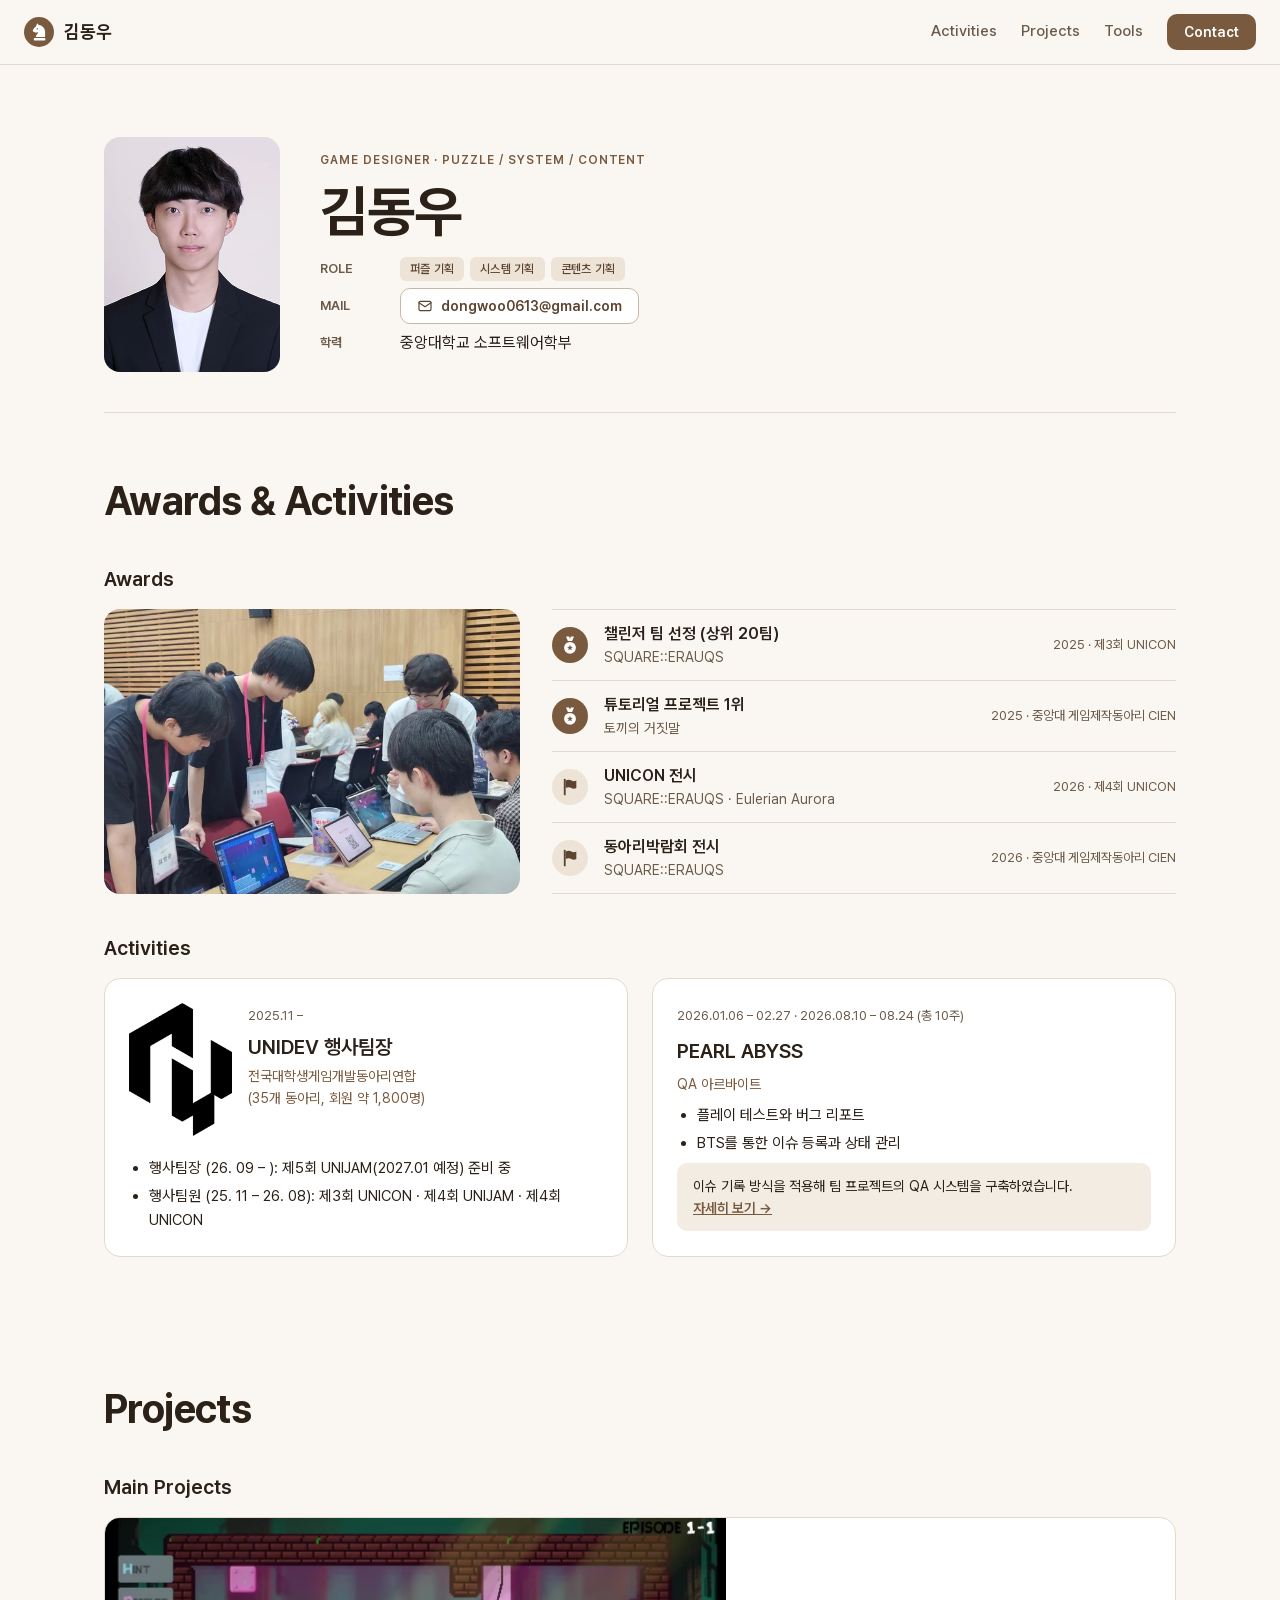
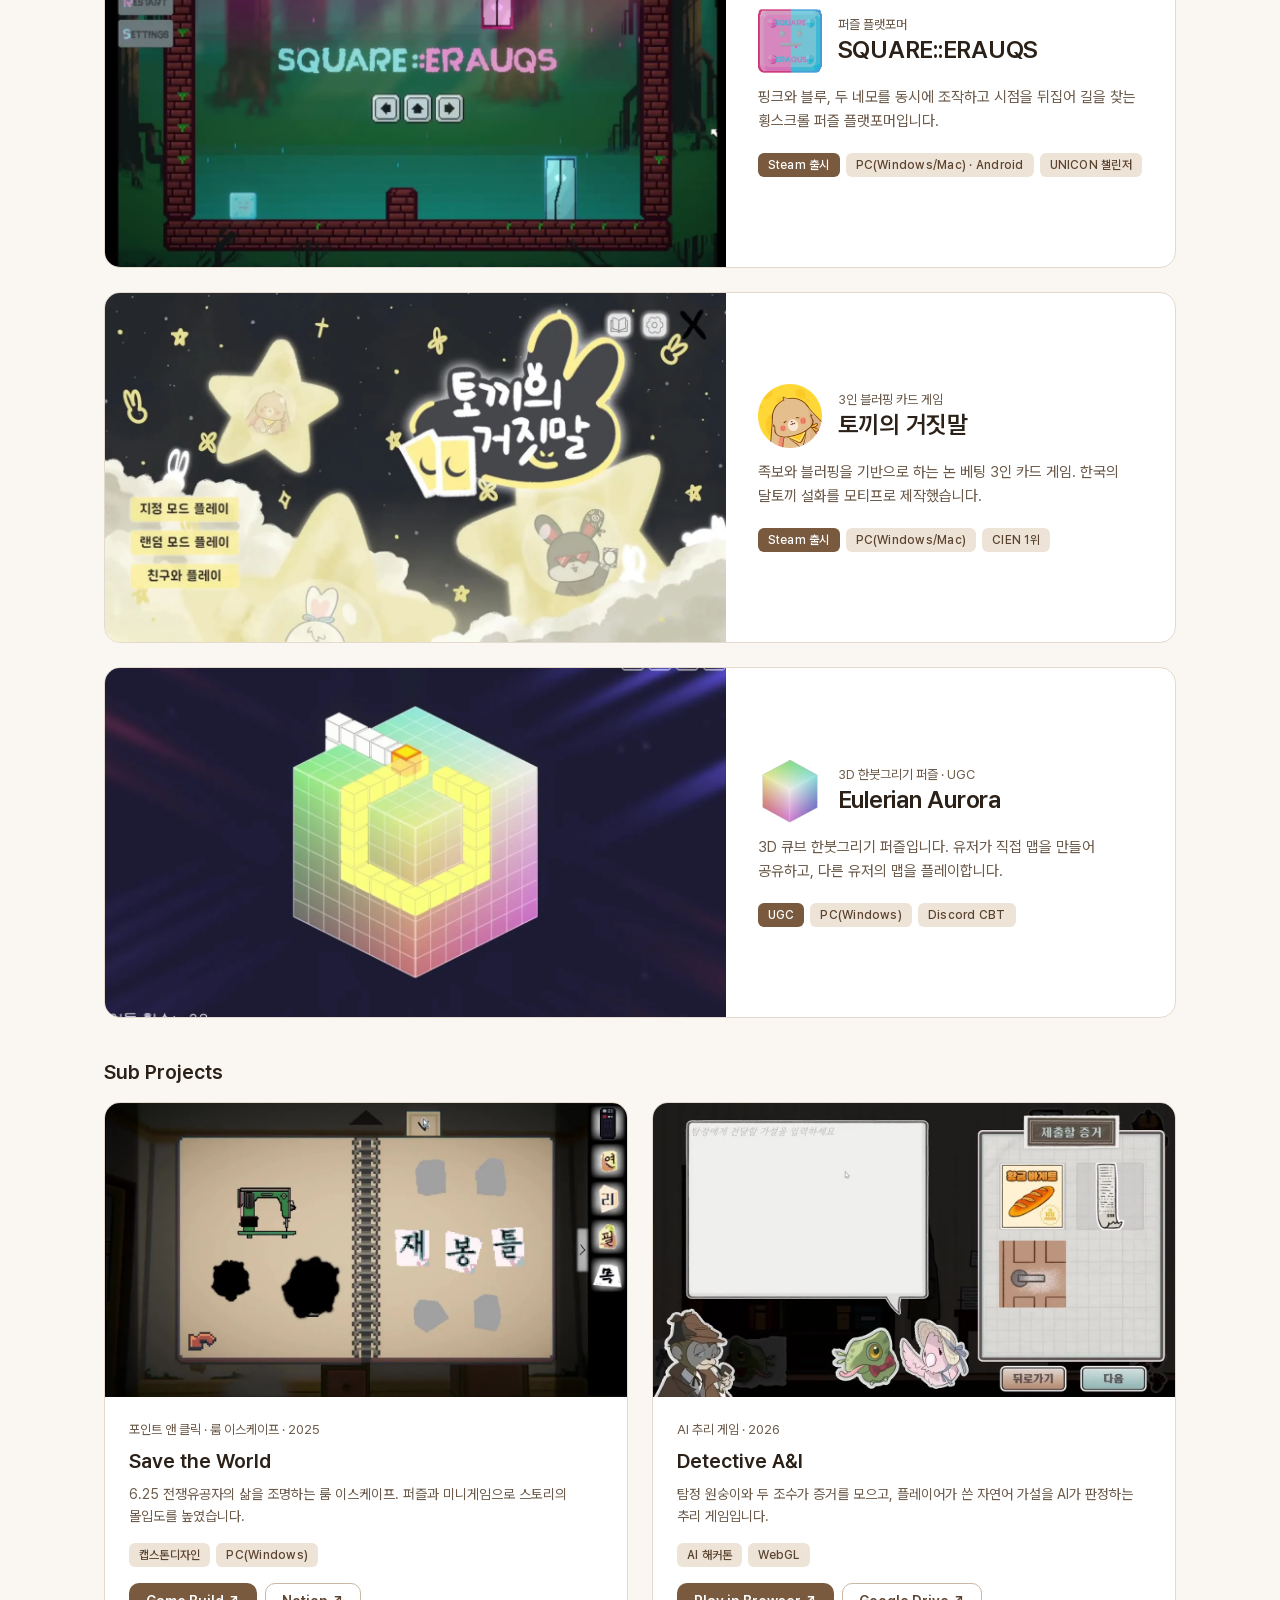
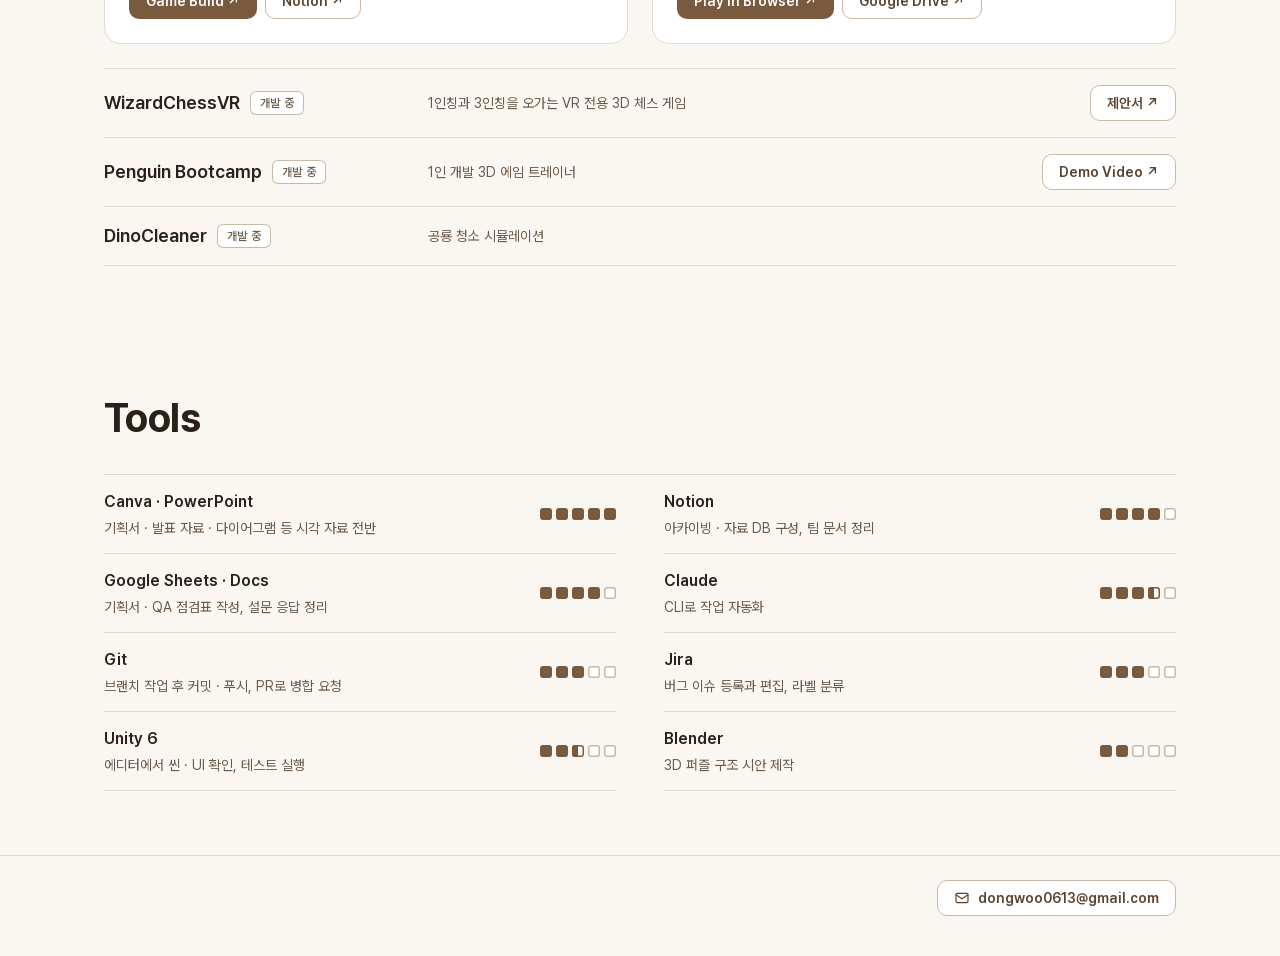
<file: index.html>
<!doctype html>
<html lang="ko">
<head>
<meta charset="utf-8">
<meta name="viewport" content="width=device-width, initial-scale=1">
<title>김동우 — Game Designer Portfolio</title>
<meta property="og:type" content="website">
<meta property="og:title" content="김동우 — Game Designer Portfolio">
<meta property="og:image" content="https://dng-u-2002.github.io/assets/og-image.png">
<meta property="og:image:width" content="800">
<meta property="og:image:height" content="800">
<link rel="icon" href="assets/favicon.svg" type="image/svg+xml">
<link rel="stylesheet" href="assets/css/portfolio.css">
</head>
<body>
<a class="skip-link" href="#main">본문으로 건너뛰기</a>

<nav class="pf-nav" aria-label="주요 메뉴">
  <div class="pf-nav-inner">
    <a class="pf-nav-name" href="#top"><span class="pf-nav-logo" aria-hidden="true"><svg viewBox="0.9 1.8 21 21"><path fill-rule="evenodd" d="M6.6 21.2h10.8c.4 0 .7-.3.7-.7v-.9c0-.6-.5-1.1-1.1-1.1H7c-.6 0-1.1.5-1.1 1.1v.9c0 .4.3.7.7.7zM8 17.6c.2-2.4 2.5-3.5 2.6-5.3-.9.6-2.1.8-3.1.5l-1.4-.6c-.9-.4-1.4-1.3-1.1-2.1.5-1.2 1.7-2.5 3.2-3.7l1.3-3.4 1.7 2c3.3.2 6.3 2.8 6.6 6.8.2 2.4 0 4.3-.1 5.8zM9.6 8.1a.75.75 0 1 0 0 1.5.75.75 0 0 0 0-1.5z"/></svg></span>김동우</a>
    <div class="pf-nav-links">
      <a class="pf-nav-link" href="#awards">Activities</a>
      <a class="pf-nav-link" href="#projects">Projects</a>
      <a class="pf-nav-link" href="#tools">Tools</a>
      <a class="pf-btn pf-btn-primary pf-btn-sm" href="mailto:dongwoo0613@gmail.com">Contact</a>
    </div>
  </div>
</nav>

<main id="main" class="container">

  <!-- ============ 프로필 ============ -->
  <section id="top" class="hero" aria-label="프로필">
    <div class="hero-photo"><img src="assets/IDPhoto-352w.webp" alt="김동우 프로필 사진" width="352" height="469" decoding="async" fetchpriority="high"></div>
    <div class="hero-body">
      <div class="pf-overline">Game Designer · Puzzle / System / Content</div>
      <h1 class="hero-name">김동우</h1>
      <dl class="profile-list">
        <div>
          <dt>ROLE</dt>
          <dd>
            <div class="pf-tags">
              <span class="pf-tag pf-tag-soft">퍼즐 기획</span>
              <span class="pf-tag pf-tag-soft">시스템 기획</span>
              <span class="pf-tag pf-tag-soft">콘텐츠 기획</span>
            </div>
          </dd>
        </div>
        <div>
          <dt>MAIL</dt>
          <dd><a class="pf-btn pf-btn-secondary pf-btn-sm" href="mailto:dongwoo0613@gmail.com"><svg width="16" height="16" viewBox="0 0 24 24" fill="none" stroke="currentColor" stroke-width="1.75" stroke-linecap="round" stroke-linejoin="round" aria-hidden="true"><rect x="3" y="5" width="18" height="14" rx="2"/><path d="M3 7l9 6 9-6"/></svg>dongwoo0613@gmail.com</a></dd>
        </div>
        <div>
          <dt>학력</dt>
          <dd>중앙대학교 소프트웨어학부</dd>
        </div>
      </dl>
    </div>
  </section>

  <!-- ============ 수상·활동 ============ -->
  <section id="awards" class="section">
    <header class="pf-sh">
      <h2 class="pf-sh-title">Awards &amp; Activities</h2>
    </header>

    <div class="group">
      <h3 class="group-title">Awards</h3>
      <div class="award-wrap">
        <button type="button" class="award-photo" data-zoom data-caption="2026 UNICON · 현장 플레이 테스트" aria-label="2026 UNICON 사진 크게 보기">
          <img src="assets/home/unicon-2026.webp" alt="2026 UNICON 전시장에서 관람객들이 노트북으로 SQUARE::ERAUQS를 플레이하는 모습" width="1200" height="900" loading="lazy" decoding="async" srcset="assets/home/unicon-2026-640w.webp 640w, assets/home/unicon-2026.webp 1200w" sizes="(max-width: 860px) 100vw, 526px" data-full="assets/home/unicon-2026.webp">
        </button>
        <div class="award-list">
          <div class="award-row">
            <span class="award-icon is-award" role="img" aria-label="수상" title="수상"><svg viewBox="0 0 24 24" aria-hidden="true"><path d="M7.2 1.8h3.7l2.3 5.5H9.5zM13.1 1.8h3.7l-2.3 5.5h-3.7z"/><path fill-rule="evenodd" d="M12 8.25a7.1 7.1 0 1 1 0 14.2a7.1 7.1 0 1 1 0-14.2zM12 11.75L12.94 14.16L15.52 14.31L13.52 15.94L14.17 18.44L12 17.05L9.83 18.44L10.48 15.94L8.48 14.31L11.06 14.16Z"/></svg></span>
            <div class="award-title">챌린저 팀 선정 (상위 20팀)</div>
            <div class="award-sub">SQUARE::ERAUQS</div>
            <div class="award-meta">2025 · 제3회 UNICON</div>
          </div>
          <div class="award-row">
            <span class="award-icon is-award" role="img" aria-label="수상" title="수상"><svg viewBox="0 0 24 24" aria-hidden="true"><path d="M7.2 1.8h3.7l2.3 5.5H9.5zM13.1 1.8h3.7l-2.3 5.5h-3.7z"/><path fill-rule="evenodd" d="M12 8.25a7.1 7.1 0 1 1 0 14.2a7.1 7.1 0 1 1 0-14.2zM12 11.75L12.94 14.16L15.52 14.31L13.52 15.94L14.17 18.44L12 17.05L9.83 18.44L10.48 15.94L8.48 14.31L11.06 14.16Z"/></svg></span>
            <div class="award-title">튜토리얼 프로젝트 1위</div>
            <div class="award-sub">토끼의 거짓말</div>
            <div class="award-meta">2025 · 중앙대 게임제작동아리 CIEN</div>
          </div>
          <div class="award-row">
            <span class="award-icon is-exhibit" role="img" aria-label="전시" title="전시"><svg viewBox="0 0 24 24" aria-hidden="true"><rect x="4.6" y="2" width="2.2" height="20" rx="1.1"/><path d="M6.8 4.3C9.5 2.7 12 3.1 13.7 4.2S17.6 5.5 19.6 4.3V13.2C17.6 14.4 15.3 14.3 13.7 13.2S9.5 11.6 6.8 13.2Z"/></svg></span>
            <div class="award-title">UNICON 전시</div>
            <div class="award-sub">SQUARE::ERAUQS · Eulerian Aurora</div>
            <div class="award-meta">2026 · 제4회 UNICON</div>
          </div>
          <div class="award-row">
            <span class="award-icon is-exhibit" role="img" aria-label="전시" title="전시"><svg viewBox="0 0 24 24" aria-hidden="true"><rect x="4.6" y="2" width="2.2" height="20" rx="1.1"/><path d="M6.8 4.3C9.5 2.7 12 3.1 13.7 4.2S17.6 5.5 19.6 4.3V13.2C17.6 14.4 15.3 14.3 13.7 13.2S9.5 11.6 6.8 13.2Z"/></svg></span>
            <div class="award-title">동아리박람회 전시</div>
            <div class="award-sub">SQUARE::ERAUQS</div>
            <div class="award-meta">2026 · 중앙대 게임제작동아리 CIEN</div>
          </div>
        </div>
      </div>
    </div>

    <div class="group">
      <h3 class="group-title">Activities</h3>
      <div class="grid grid-440">
        <article class="tile">
          <div class="activity-body">
            <div class="activity-head">
              <img class="activity-logo" src="assets/home/unidev-symbol.webp" alt="UNIDEV" width="655" height="848" style="width: 103px; height: auto; max-width: 100%;" decoding="async" data-full="assets/home/unidev-symbol.webp">
              <div class="activity-head-text">
                <div class="tile-meta">2025.11 –</div>
                <div class="activity-title">UNIDEV 행사팀장</div>
                <div class="activity-org">전국대학생게임개발동아리연합<br>(35개 동아리, 회원 약 1,800명)</div>
              </div>
            </div>
            <ul class="activity-list">
              <li>행사팀장 (26. 09 – ): 제5회 UNIJAM(2027.01 예정) 준비 중</li>
              <li>행사팀원 (25. 11 – 26. 08): 제3회 UNICON · 제4회 UNIJAM · 제4회 UNICON</li>
            </ul>
          </div>
        </article>
        <article class="tile">
          <div class="activity-body">
            <div class="tile-meta">2026.01.06 – 02.27 · 2026.08.10 – 08.24 (총 10주)</div>
            <div class="activity-title">PEARL ABYSS</div>
            <div class="activity-org">QA 아르바이트</div>
            <ul class="activity-list">
              <li>플레이 테스트와 버그 리포트</li>
              <li>BTS를 통한 이슈 등록과 상태 관리</li>
            </ul>
            <div class="callout">이슈 기록 방식을 적용해 팀 프로젝트의 QA 시스템을 구축하였습니다.  <a href="square-erauqs.html#qa"><br>자세히 보기 →</a></div>
          </div>
        </article>
      </div>
    </div>
  </section>

  <!-- ============ 프로젝트 ============ -->
  <section id="projects" class="section">
    <header class="pf-sh">
      <h2 class="pf-sh-title">Projects</h2>
    </header>

    <div class="group">
      <h3 class="group-title">Main Projects</h3>
      <div class="feature-list">
        <a class="pf-card pf-card-wide" href="square-erauqs.html">
          <div class="pf-card-thumb">
            <!-- 썸네일 = 상세 페이지 첫 번째 슬라이드와 같은 미디어 (지금은 SQ-01 영상) -->
            <video muted loop playsinline preload="none" poster="assets/square/SQ-01-poster.webp" data-autoplay aria-hidden="true">
              <source src="assets/square/SQ-01-card.mp4" type="video/mp4">
            </video>
          </div>
          <div class="pf-card-body">
            <div class="pf-card-head">
              <img class="pf-card-icon" src="assets/square/icon-128w.webp" alt="" width="128" height="128" decoding="async">
              <div>
                <div class="pf-card-meta">퍼즐 플랫포머</div>
                <h4 class="pf-card-title">SQUARE::ERAUQS</h4>
              </div>
            </div>
            <p class="pf-card-summary">핑크와 블루, 두 네모를 동시에 조작하고 시점을 뒤집어 길을 찾는 횡스크롤 퍼즐 플랫포머입니다.</p>
            <div class="pf-tags">
              <span class="pf-tag pf-tag-solid">Steam 출시</span>
              <span class="pf-tag pf-tag-soft">PC(Windows/Mac) · Android</span>
              <span class="pf-tag pf-tag-soft">UNICON 챌린저</span>
            </div>
          </div>
        </a>

        <a class="pf-card pf-card-wide" href="toki.html">
          <div class="pf-card-thumb">
            <!-- 썸네일 = 상세 페이지 첫 번째 슬라이드와 같은 미디어 (TK-01 영상) -->
            <video muted loop playsinline preload="none" poster="assets/toki/TK-01-poster.webp" data-autoplay aria-hidden="true">
              <source src="assets/toki/TK-01-card.mp4" type="video/mp4">
            </video>
          </div>
          <div class="pf-card-body">
            <div class="pf-card-head">
              <img class="pf-card-icon" src="assets/toki/icon-128w.webp" alt="" width="128" height="128" decoding="async">
              <div>
                <div class="pf-card-meta">3인 블러핑 카드 게임</div>
                <h4 class="pf-card-title">토끼의 거짓말</h4>
              </div>
            </div>
            <p class="pf-card-summary">족보와 블러핑을 기반으로 하는 논 베팅 3인 카드 게임. 한국의 달토끼 설화를 모티프로 제작했습니다.</p>
            <div class="pf-tags">
              <span class="pf-tag pf-tag-solid">Steam 출시</span>
              <span class="pf-tag pf-tag-soft">PC(Windows/Mac)</span>
              <span class="pf-tag pf-tag-soft">CIEN 1위</span>
            </div>
          </div>
        </a>

        <a class="pf-card pf-card-wide" href="aurora.html">
          <div class="pf-card-thumb">
            <!-- 썸네일 = 상세 페이지 첫 번째 슬라이드와 같은 미디어 (EA-01 영상) -->
            <video muted loop playsinline preload="none" poster="assets/aurora/EA-01-poster-1280w.webp" data-autoplay aria-hidden="true">
              <source src="assets/aurora/EA-01-card.mp4" type="video/mp4">
            </video>
          </div>
          <div class="pf-card-body">
            <div class="pf-card-head">
              <img class="pf-card-icon" src="assets/aurora/icon-128w.webp" alt="" width="128" height="128" decoding="async">
              <div>
                <div class="pf-card-meta">3D 한붓그리기 퍼즐 · UGC</div>
                <h4 class="pf-card-title">Eulerian Aurora</h4>
              </div>
            </div>
            <p class="pf-card-summary">3D 큐브 한붓그리기 퍼즐입니다. 유저가 직접 맵을 만들어 공유하고, 다른 유저의 맵을 플레이합니다.</p>
            <div class="pf-tags">
              <span class="pf-tag pf-tag-solid">UGC</span>
              <span class="pf-tag pf-tag-soft">PC(Windows)</span>
              <span class="pf-tag pf-tag-soft">Discord CBT</span>
            </div>
          </div>
        </a>
      </div>
    </div>

    <div class="group">
      <h3 class="group-title">Sub Projects</h3>
      <div class="grid grid-320">
        <div class="pf-card pf-card-split">
          <!-- Muted preview; clicking the thumbnail opens the gameplay video large with sound. Links live in the action buttons below. -->
          <button type="button" class="pf-card-thumb has-hover-logo" data-zoom data-video-src="assets/sub/STW-01.mp4" data-caption="Save the World 플레이 영상" aria-label="Save the World 플레이 영상 크게 보기">
            <video muted loop playsinline preload="none" poster="assets/sub/STW-01-poster.webp" data-autoplay aria-hidden="true">
              <source src="assets/sub/STW-01-card.mp4" type="video/mp4">
            </video>
            <img class="pf-card-hover-logo is-pixel" src="assets/sub/STW-icon.png" alt="" width="64" height="64" loading="lazy" decoding="async">
          </button>
          <div class="pf-card-body">
            <div class="pf-card-meta">포인트 앤 클릭 · 룸 이스케이프 · 2025</div>
            <h4 class="pf-card-title">Save the World</h4>
            <p class="pf-card-summary">6.25 전쟁유공자의 삶을 조명하는 룸 이스케이프. 퍼즐과 미니게임으로 스토리의 몰입도를 높였습니다.</p>
            <div class="pf-tags">
              <span class="pf-tag pf-tag-soft">캡스톤디자인</span>
              <span class="pf-tag pf-tag-soft">PC(Windows)</span>
            </div>
            <div class="pf-card-actions">
              <a class="pf-btn pf-btn-primary pf-btn-sm" href="https://drive.google.com/file/d/1hfvt0D3JcALHq1oIozpjkGej1kBu1hXT/view?usp=drive_link" target="_blank" rel="noopener" aria-label="Save the World 게임 빌드 (새 탭)">Game Build ↗</a>
              <a class="pf-btn pf-btn-secondary pf-btn-sm" href="https://eager-foxtail-dc0.notion.site/2b42824793468133b336e6d90aa509e1?v=2b4282479346817cab0e000c521d5b53" target="_blank" rel="noopener" aria-label="Save the World 자료 보기 (Notion, 새 탭)">Notion ↗</a>
            </div>
          </div>
        </div>

        <div class="pf-card pf-card-split">
          <!-- Muted preview; clicking the thumbnail opens the gameplay video large with sound. Links live in the action buttons below. -->
          <button type="button" class="pf-card-thumb has-hover-logo" data-zoom data-video-src="assets/sub/DAI-01.mp4" data-caption="Detective A&amp;I 플레이 영상" aria-label="Detective A&amp;I 플레이 영상 크게 보기">
            <video muted loop playsinline preload="none" poster="assets/sub/DAI-01-poster.webp" data-autoplay aria-hidden="true">
              <source src="assets/sub/DAI-01-card.mp4" type="video/mp4">
            </video>
            <img class="pf-card-hover-logo" src="assets/sub/DAI-logo-217w.webp" alt="" width="217" height="128" loading="lazy" decoding="async">
          </button>
          <div class="pf-card-body">
            <div class="pf-card-meta">AI 추리 게임 · 2026</div>
            <h4 class="pf-card-title">Detective A&amp;I</h4>
            <p class="pf-card-summary">탐정 원숭이와 두 조수가 증거를 모으고, 플레이어가 쓴 자연어 가설을 AI가 판정하는 추리 게임입니다.</p>
            <div class="pf-tags">
              <span class="pf-tag pf-tag-soft">AI 해커톤</span>
              <span class="pf-tag pf-tag-soft">WebGL</span>
            </div>
            <div class="pf-card-actions">
              <a class="pf-btn pf-btn-primary pf-btn-sm" href="https://1seong.github.io/DetectiveAI/" target="_blank" rel="noopener" aria-label="Detective A&amp;I 브라우저에서 플레이 (새 탭)">Play in Browser ↗</a>
              <a class="pf-btn pf-btn-secondary pf-btn-sm" href="https://drive.google.com/drive/folders/1g4Zq7pVE3tndqg9M5sD_Da310r3r3cpZ?usp=sharing" target="_blank" rel="noopener" aria-label="Detective A&amp;I 자료 보기 (Google Drive, 새 탭)">Google Drive ↗</a>
            </div>
          </div>
        </div>
      </div>

      <div class="mini-list">
        <div class="mini-row">
          <div class="mini-head"><div class="mini-title">WizardChessVR</div><span class="pf-tag pf-tag-outline">개발 중</span></div>
          <div class="mini-desc">1인칭과 3인칭을 오가는 VR 전용 3D 체스 게임</div>
          <a class="pf-btn pf-btn-secondary pf-btn-sm mini-link" href="https://drive.google.com/file/d/1tCrXd1HfoosukKBAkMHyol6eLlcmUmbN/view?usp=drive_link" target="_blank" rel="noopener">제안서 ↗</a>
        </div>
        <div class="mini-row">
          <div class="mini-head"><div class="mini-title">Penguin Bootcamp</div><span class="pf-tag pf-tag-outline">개발 중</span></div>
          <div class="mini-desc">1인 개발 3D 에임 트레이너</div>
          <a class="pf-btn pf-btn-secondary pf-btn-sm mini-link" href="https://youtu.be/RD4DZN607pk" target="_blank" rel="noopener">Demo Video ↗</a>
        </div>
        <div class="mini-row">
          <div class="mini-head"><div class="mini-title">DinoCleaner</div><span class="pf-tag pf-tag-outline">개발 중</span></div>
          <div class="mini-desc">공룡 청소 시뮬레이션</div>
        </div>
      </div>
    </div>
  </section>

  <!-- ============ 도구 ============ -->
  <section id="tools" class="section" style="gap: 32px;">
    <header class="pf-sh">
      <h2 class="pf-sh-title">Tools</h2>
    </header>
    <div class="tool-grid">
      <div class="tool-row">
        <div class="tool-info"><span class="tool-name">Canva · PowerPoint</span><span class="tool-use">기획서 · 발표 자료 · 다이어그램 등 시각 자료 전반</span></div>
        <div class="tool-level" role="img" aria-label="Canva · PowerPoint 숙련도 5단계 중 5단계" title="숙련도 5 / 5"><span class="on"></span><span class="on"></span><span class="on"></span><span class="on"></span><span class="on"></span></div>
      </div>
      <div class="tool-row">
        <div class="tool-info"><span class="tool-name">Notion</span><span class="tool-use">아카이빙 · 자료 DB 구성, 팀 문서 정리</span></div>
        <div class="tool-level" role="img" aria-label="Notion 숙련도 5단계 중 4단계" title="숙련도 4 / 5"><span class="on"></span><span class="on"></span><span class="on"></span><span class="on"></span><span></span></div>
      </div>
      <div class="tool-row">
        <div class="tool-info"><span class="tool-name">Google Sheets · Docs</span><span class="tool-use">기획서 · QA 점검표 작성, 설문 응답 정리</span></div>
        <div class="tool-level" role="img" aria-label="Google Sheets · Docs 숙련도 5단계 중 4단계" title="숙련도 4 / 5"><span class="on"></span><span class="on"></span><span class="on"></span><span class="on"></span><span></span></div>
      </div>
      <div class="tool-row">
        <div class="tool-info"><span class="tool-name">Claude</span><span class="tool-use">CLI로 작업 자동화</span></div>
        <div class="tool-level" role="img" aria-label="Claude 숙련도 5단계 중 3.5단계" title="숙련도 3.5 / 5"><span class="on"></span><span class="on"></span><span class="on"></span><span class="half"></span><span></span></div>
      </div>
      <div class="tool-row">
        <div class="tool-info"><span class="tool-name">Git</span><span class="tool-use">브랜치 작업 후 커밋 · 푸시, PR로 병합 요청</span></div>
        <div class="tool-level" role="img" aria-label="Git 숙련도 5단계 중 3단계" title="숙련도 3 / 5"><span class="on"></span><span class="on"></span><span class="on"></span><span></span><span></span></div>
      </div>
      <div class="tool-row">
        <div class="tool-info"><span class="tool-name">Jira</span><span class="tool-use">버그 이슈 등록과 편집, 라벨 분류</span></div>
        <div class="tool-level" role="img" aria-label="Jira 숙련도 5단계 중 3단계" title="숙련도 3 / 5"><span class="on"></span><span class="on"></span><span class="on"></span><span></span><span></span></div>
      </div>
      <div class="tool-row">
        <div class="tool-info"><span class="tool-name">Unity 6</span><span class="tool-use">에디터에서 씬 · UI 확인, 테스트 실행</span></div>
        <div class="tool-level" role="img" aria-label="Unity 6 숙련도 5단계 중 2.5단계" title="숙련도 2.5 / 5"><span class="on"></span><span class="on"></span><span class="half"></span><span></span><span></span></div>
      </div>
      <div class="tool-row">
        <div class="tool-info"><span class="tool-name">Blender</span><span class="tool-use">3D 퍼즐 구조 시안 제작</span></div>
        <div class="tool-level" role="img" aria-label="Blender 숙련도 5단계 중 2단계" title="숙련도 2 / 5"><span class="on"></span><span class="on"></span><span></span><span></span><span></span></div>
      </div>
    </div>
  </section>

</main>

<footer class="site-footer">
  <div class="container">
    <span></span>
    <a class="pf-btn pf-btn-secondary pf-btn-sm" href="mailto:dongwoo0613@gmail.com"><svg width="16" height="16" viewBox="0 0 24 24" fill="none" stroke="currentColor" stroke-width="1.75" stroke-linecap="round" stroke-linejoin="round" aria-hidden="true"><rect x="3" y="5" width="18" height="14" rx="2"/><path d="M3 7l9 6 9-6"/></svg>dongwoo0613@gmail.com</a>
  </div>
</footer>

<!-- 확대 보기 -->
<dialog class="lightbox" data-lightbox aria-label="크게 보기">
  <button type="button" class="lightbox-close" data-lightbox-close aria-label="닫기"><svg width="22" height="22" viewBox="0 0 24 24" fill="none" stroke="currentColor" stroke-width="1.75" stroke-linecap="round" stroke-linejoin="round" aria-hidden="true"><path d="M18 6L6 18"/><path d="M6 6l12 12"/></svg></button>
  <div class="lightbox-media" data-lightbox-media></div>
  <div class="lightbox-caption" data-lightbox-caption></div>
</dialog>

<script src="assets/js/site.js" defer></script>
</body>
</html>
</file>
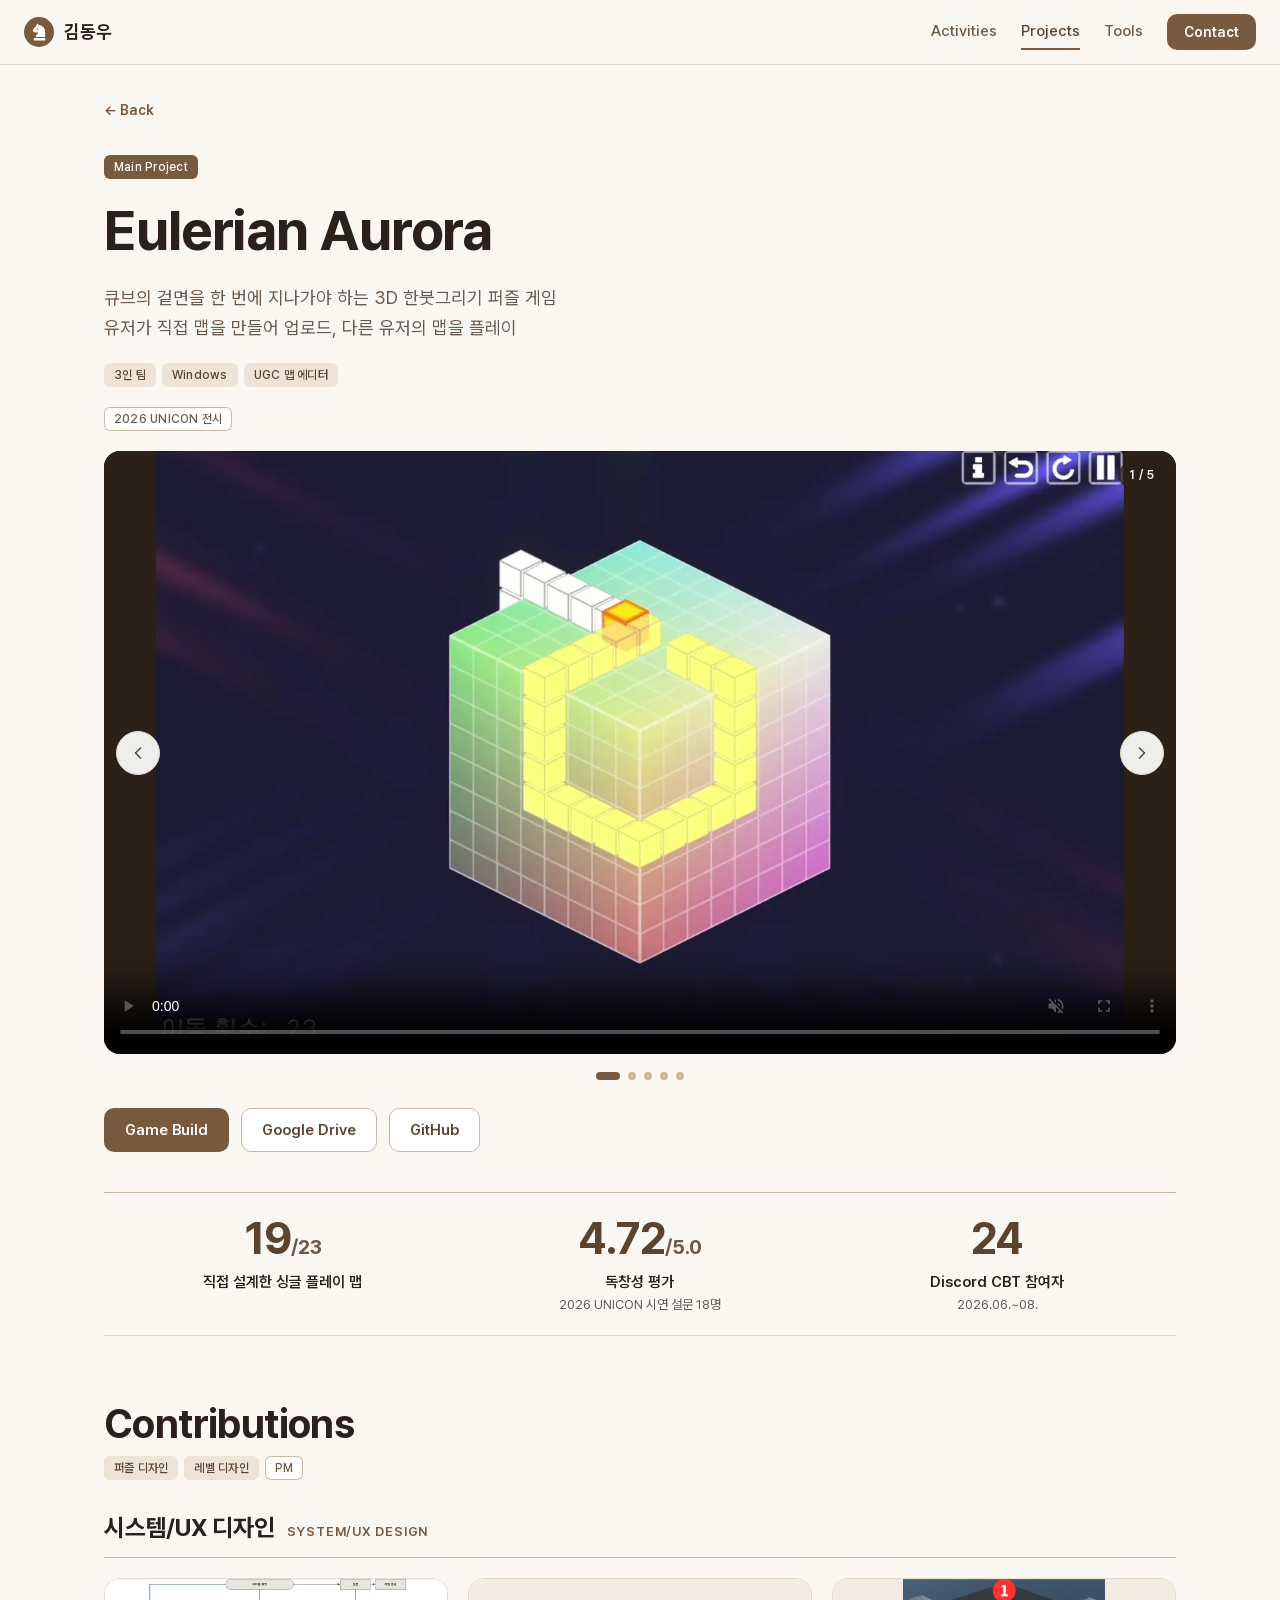
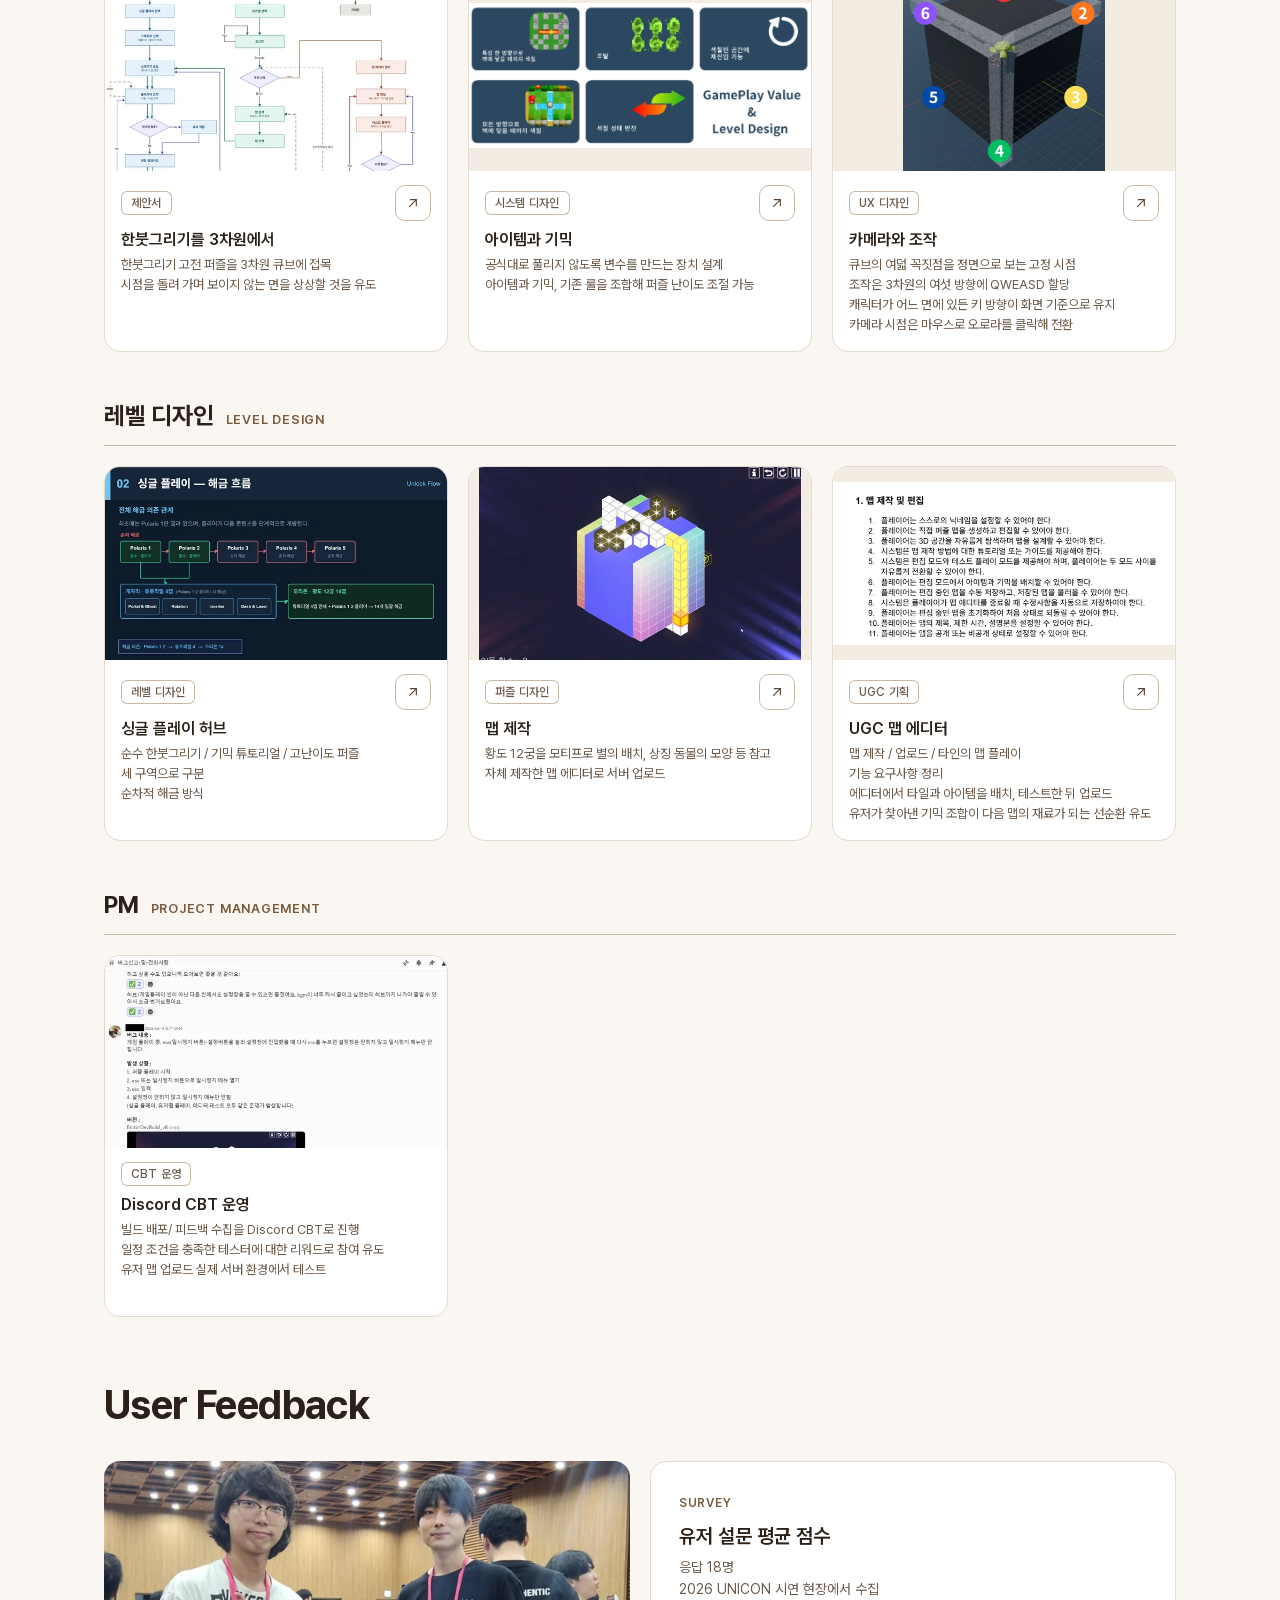
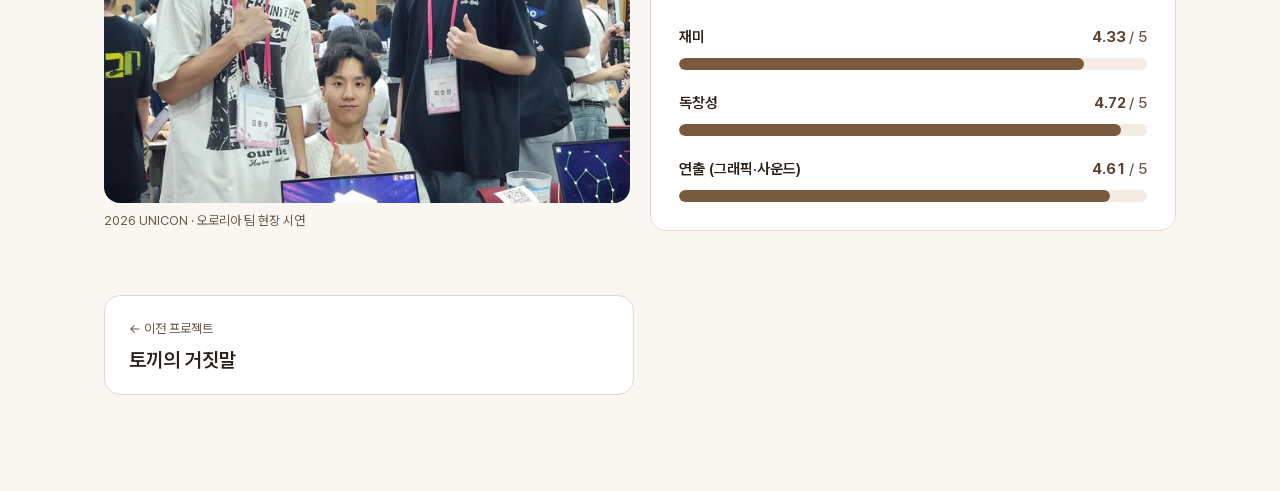
<file: aurora.html>
<!doctype html>
<html lang="ko">
<head>
<meta charset="utf-8">
<meta name="viewport" content="width=device-width, initial-scale=1">
<title>Eulerian Aurora · 김동우</title>
<meta name="description" content="큐브 겉면을 한 번에 모두 지나가야 하는 3D 한붓그리기 퍼즐. 아이템·기믹 설계, 싱글 플레이 레벨 디자인, UGC 맵 에디터 기획, Discord CBT 운영까지의 기여 정리.">
<meta property="og:type" content="article">
<meta property="og:title" content="Eulerian Aurora · 김동우 게임 기획 포트폴리오">
<meta property="og:description" content="3D 한붓그리기 퍼즐 · UGC · 2026 UNICON 전시 · 독창성 4.72/5">
<meta property="og:image" content="https://dng-u-2002.github.io/assets/og-image.png">
<meta property="og:image:width" content="800">
<meta property="og:image:height" content="800">
<link rel="icon" href="assets/favicon.svg" type="image/svg+xml">
<link rel="stylesheet" href="assets/css/portfolio.css">
</head>
<body>
<a class="skip-link" href="#main">본문으로 건너뛰기</a>

<nav class="pf-nav" aria-label="주요 메뉴">
  <div class="pf-nav-inner">
    <a class="pf-nav-name" href="index.html"><span class="pf-nav-logo" aria-hidden="true"><svg viewBox="0.9 1.8 21 21"><path fill-rule="evenodd" d="M6.6 21.2h10.8c.4 0 .7-.3.7-.7v-.9c0-.6-.5-1.1-1.1-1.1H7c-.6 0-1.1.5-1.1 1.1v.9c0 .4.3.7.7.7zM8 17.6c.2-2.4 2.5-3.5 2.6-5.3-.9.6-2.1.8-3.1.5l-1.4-.6c-.9-.4-1.4-1.3-1.1-2.1.5-1.2 1.7-2.5 3.2-3.7l1.3-3.4 1.7 2c3.3.2 6.3 2.8 6.6 6.8.2 2.4 0 4.3-.1 5.8zM9.6 8.1a.75.75 0 1 0 0 1.5.75.75 0 0 0 0-1.5z"/></svg></span>김동우</a>
    <div class="pf-nav-links">
      <a class="pf-nav-link" href="index.html#awards">Activities</a>
      <a class="pf-nav-link is-current" href="index.html#projects" aria-current="page">Projects</a>
      <a class="pf-nav-link" href="index.html#tools">Tools</a>
      <a class="pf-btn pf-btn-primary pf-btn-sm" href="mailto:dongwoo0613@gmail.com">Contact</a>
    </div>
  </div>
</nav>

<main id="main" class="container">

  <div class="back-link-wrap"><a class="back-link" href="index.html#projects">←&nbsp;Back</a></div>

  <!-- ============ 헤더 ============ -->
  <header class="project-header">
    <div class="pf-tags"><span class="pf-tag pf-tag-solid">Main Project</span></div>
    <h1 class="project-title">Eulerian Aurora</h1>
    <p class="project-lead">큐브의 겉면을 한 번에 지나가야 하는 3D 한붓그리기 퍼즐 게임<br>유저가 직접 맵을 만들어 업로드, 다른 유저의 맵을 플레이</p>
    <div class="pf-tags">
      <span class="pf-tag pf-tag-soft">3인 팀</span>
      <span class="pf-tag pf-tag-soft">Windows</span>
      <span class="pf-tag pf-tag-soft">UGC 맵 에디터</span>
    </div>
    <div class="pf-tags">
      <span class="pf-tag pf-tag-outline">2026 UNICON 전시</span>
    </div>

    <!-- 대표 미디어 슬라이드: EA-01(트레일러 영상) · EA-02 · EA-03 · EA-04 · EA-05 -->
    <div class="slider" data-slider role="region" aria-roledescription="carousel" aria-label="트레일러와 대표 스크린샷">
      <div class="slider-stage" data-stage>
        <div class="slide" data-slide role="group" aria-roledescription="slide" aria-label="1 / 5: 트레일러">
          <!-- 첫 번째 슬라이드는 메인 페이지 카드 썸네일과 같은 미디어입니다. 바꾸면 index.html 썸네일도 같이 바꾸세요. -->
          <video class="media-fill" controls autoplay muted loop playsinline preload="auto" poster="assets/aurora/EA-01-poster-1280w.webp" data-autoplay aria-label="Eulerian Aurora 트레일러">
            <source src="assets/aurora/EA-01.mp4" type="video/mp4">
          </video>
        </div>
        <div class="slide" data-slide role="group" aria-roledescription="slide" aria-label="2 / 5" hidden>
          <img src="assets/aurora/EA-02-1920w.webp" alt="맵 에디터 화면. 왼쪽에 길·지우개·플레이어·포탈·고스트·인버터·레이저·대시 도구, 오른쪽에 업로드·저장·테스트 버튼" width="1920" height="1199" loading="lazy" decoding="async" srcset="assets/aurora/EA-02-640w.webp 640w, assets/aurora/EA-02-1280w.webp 1280w, assets/aurora/EA-02-1920w.webp 1920w" sizes="(max-width: 1120px) 100vw, 1072px" data-full="assets/aurora/EA-02-1920w.webp">
        </div>
        <div class="slide" data-slide role="group" aria-roledescription="slide" aria-label="3 / 5" hidden>
          <img src="assets/aurora/EA-03-1920w.webp" alt="싱글 플레이 허브. 별자리 모양으로 이어진 Tutorials, Polaris, Zodiac 맵을 고르는 화면" width="1920" height="1199" loading="lazy" decoding="async" srcset="assets/aurora/EA-03-640w.webp 640w, assets/aurora/EA-03-1280w.webp 1280w, assets/aurora/EA-03-1920w.webp 1920w" sizes="(max-width: 1120px) 100vw, 1072px" data-full="assets/aurora/EA-03-1920w.webp">
        </div>
        <div class="slide" data-slide role="group" aria-roledescription="slide" aria-label="4 / 5" hidden>
          <img src="assets/aurora/EA-04-1920w.webp" alt="큐브 겉면을 따라 지나간 칸을 노랗게 칠하며 이동하는 플레이 화면" width="1920" height="1199" loading="lazy" decoding="async" srcset="assets/aurora/EA-04-640w.webp 640w, assets/aurora/EA-04-1280w.webp 1280w, assets/aurora/EA-04-1920w.webp 1920w" sizes="(max-width: 1120px) 100vw, 1072px" data-full="assets/aurora/EA-04-1920w.webp">
        </div>
        <div class="slide" data-slide role="group" aria-roledescription="slide" aria-label="5 / 5" hidden>
          <img src="assets/aurora/EA-05-1920w.webp" alt="유저 맵 목록. 맵 이름과 제작자, 좋아요 수, 플레이 횟수가 표시된 카드" width="1920" height="1199" loading="lazy" decoding="async" srcset="assets/aurora/EA-05-640w.webp 640w, assets/aurora/EA-05-1280w.webp 1280w, assets/aurora/EA-05-1920w.webp 1920w" sizes="(max-width: 1120px) 100vw, 1072px" data-full="assets/aurora/EA-05-1920w.webp">
        </div>
        <button type="button" class="slider-btn slider-prev" data-prev aria-label="이전 슬라이드"><svg width="20" height="20" viewBox="0 0 24 24" fill="none" stroke="currentColor" stroke-width="1.75" stroke-linecap="round" stroke-linejoin="round" aria-hidden="true"><path d="M15 18l-6-6 6-6"/></svg></button>
        <button type="button" class="slider-btn slider-next" data-next aria-label="다음 슬라이드"><svg width="20" height="20" viewBox="0 0 24 24" fill="none" stroke="currentColor" stroke-width="1.75" stroke-linecap="round" stroke-linejoin="round" aria-hidden="true"><path d="M9 18l6-6-6-6"/></svg></button>
        <span class="slider-counter" data-counter aria-live="polite">1 / 5</span>
      </div>
      <div class="slider-dots">
        <button type="button" class="slider-dot" data-dot aria-label="1번째 슬라이드 보기" aria-current="true"><span></span></button>
        <button type="button" class="slider-dot" data-dot aria-label="2번째 슬라이드 보기"><span></span></button>
        <button type="button" class="slider-dot" data-dot aria-label="3번째 슬라이드 보기"><span></span></button>
        <button type="button" class="slider-dot" data-dot aria-label="4번째 슬라이드 보기"><span></span></button>
        <button type="button" class="slider-dot" data-dot aria-label="5번째 슬라이드 보기"><span></span></button>
      </div>
    </div>

    <div class="project-links">
      <a class="pf-btn pf-btn-primary" href="https://drive.google.com/file/d/1nDUTdDvbLZnMFUdX_sQb7rcbJSy_PyeT/view?usp=drive_link" target="_blank" rel="noopener">Game Build</a>
      <a class="pf-btn pf-btn-secondary" href="https://drive.google.com/drive/folders/1IGMLGUreO3WDR3LEqzpbtfKZpKzZaxUQ?usp=sharing" target="_blank" rel="noopener">Google Drive</a>
      <a class="pf-btn pf-btn-secondary" href="https://github.com/1Seong/EulerianAurora" target="_blank" rel="noopener">GitHub</a>
    </div>
  </header>

  <!-- ============ 핵심 수치 ============ -->
  <section class="stat-strip" aria-label="핵심 수치">
    <div class="stat">
      <div class="stat-num">19<small>/23</small></div>
      <div class="stat-name">직접 설계한 싱글 플레이 맵</div>
      <div class="stat-note"></div>
    </div>
    <div class="stat">
      <div class="stat-num">4.72<small>/5.0</small></div>
      <div class="stat-name">독창성 평가</div>
      <div class="stat-note">2026 UNICON 시연 설문 18명</div>
    </div>
    <div class="stat">
      <div class="stat-num">24</div>
      <div class="stat-name">Discord CBT 참여자</div>
      <div class="stat-note">2026.06.~08.</div>
    </div>
  </section>

  <!-- ============ 기여 ============ -->
  <section class="detail-section" aria-labelledby="contrib-title">
    <div class="detail-section-head">
      <header class="pf-sh"><h2 class="pf-sh-title" id="contrib-title">Contributions</h2></header>
      <div class="pf-tags">
        <span class="pf-tag pf-tag-soft">퍼즐 디자인</span>
        <span class="pf-tag pf-tag-soft">레벨 디자인</span>
        <span class="pf-tag pf-tag-outline">PM</span>
      </div>
    </div>

    <!-- 기획 -->
    <div class="contrib-group" id="design">
      <div class="contrib-head"><h3>시스템/UX 디자인</h3><span>SYSTEM/UX DESIGN</span></div>
      <div class="card-grid">

        <article class="work-card">
          <button type="button" class="work-thumb is-cover is-top" data-zoom data-caption="게임 루프 다이어그램" aria-label="게임 루프 다이어그램 크게 보기">
            <img src="assets/aurora/EA-06-640w.webp" alt="타이틀 화면에서 싱글 플레이, 유저 맵 플레이, 맵 제작으로 갈라지는 게임 루프 순서도. 맵 제작은 편집, 테스트 플레이, 클리어 가능 여부 검증을 거쳐 서버에 업로드" width="1463" height="1605" loading="lazy" decoding="async" srcset="assets/aurora/EA-06-640w.webp 640w, assets/aurora/EA-06.webp 1463w" sizes="(max-width: 760px) 100vw, (max-width: 1120px) 50vw, 344px" data-full="assets/aurora/EA-06.webp">
          </button>
          <div class="work-body">
            <div class="work-meta">
              <div class="pf-tags"><span class="pf-tag pf-tag-outline">제안서</span></div>
              <a class="doc-link" href="https://docs.google.com/document/d/1gi1SPIkaRlsSUx_k9FMmdvMGfHgq21XxpTJESthxexg/edit?usp=sharing" target="_blank" rel="noopener" aria-label="기획서 열기 (새 탭)" title="관련 문서 열기"><svg width="16" height="16" viewBox="0 0 24 24" fill="none" stroke="currentColor" stroke-width="1.75" stroke-linecap="round" stroke-linejoin="round" aria-hidden="true"><path d="M7 17L17 7"/><path d="M8 7h9v9"/></svg></a>
            </div>
            <h4 class="work-title">한붓그리기를 3차원에서</h4>
            <p class="work-desc">한붓그리기 고전 퍼즐을 3차원 큐브에 접목<br>시점을 돌려 가며 보이지 않는 면을 상상할 것을 유도<br></p>
          </div>
        </article>

        <article class="work-card">
          <button type="button" class="work-thumb" data-zoom data-caption="아이템·기믹 정리" aria-label="아이템·기믹 정리 크게 보기">
            <img src="assets/aurora/EA-07.webp" alt="아이템 효과 정리 슬라이드. 한 방향 또는 모든 방향으로 벽에 닿을 때까지 색칠, 포탈, 색칠된 칸 재진입, 색칠 상태 반전" width="779" height="331" loading="lazy" decoding="async" data-full="assets/aurora/EA-07.webp">
          </button>
          <div class="work-body">
            <div class="work-meta">
              <div class="pf-tags"><span class="pf-tag pf-tag-outline">시스템 디자인</span></div>
              <a class="doc-link" href="https://docs.google.com/document/d/1grGjoCVvGhnIasnm32hURx7szOg3tHfPIym_PsjLkqk/edit?usp=sharing" target="_blank" rel="noopener" aria-label="아이템 상세 기획 문서 열기 (새 탭)" title="관련 문서 열기"><svg width="16" height="16" viewBox="0 0 24 24" fill="none" stroke="currentColor" stroke-width="1.75" stroke-linecap="round" stroke-linejoin="round" aria-hidden="true"><path d="M7 17L17 7"/><path d="M8 7h9v9"/></svg></a>
            </div>
            <h4 class="work-title">아이템과 기믹</h4>
            <p class="work-desc">공식대로 풀리지 않도록 변수를 만드는 장치 설계<br>아이템과 기믹, 기존 룰을 조합해 퍼즐 난이도 조절 가능 <br></p>
          </div>
        </article>

        <article class="work-card">
          <button type="button" class="work-thumb" data-zoom data-caption="카메라 시점 배치" aria-label="카메라 시점 배치 크게 보기">
            <img src="assets/aurora/EA-08-640w.webp" alt="큐브 꼭짓점에 1부터 6까지 번호를 붙여 카메라 시점 전환 위치를 정리한 3D 시안" width="859" height="818" loading="lazy" decoding="async" srcset="assets/aurora/EA-08-640w.webp 640w, assets/aurora/EA-08.webp 859w" sizes="(max-width: 760px) 100vw, (max-width: 1120px) 50vw, 344px" data-full="assets/aurora/EA-08.webp">
          </button>
          <div class="work-body">
            <div class="work-meta">
              <div class="pf-tags"><span class="pf-tag pf-tag-outline">UX 디자인</span></div>
              <a class="doc-link" href="https://docs.google.com/document/d/1gTDP1Ey839R4DvtIoLfJ0juoUsN0518HHoaebpaZBpY/edit?usp=sharing" target="_blank" rel="noopener" aria-label="카메라 시점 후보 문서 열기 (새 탭)" title="관련 문서 열기"><svg width="16" height="16" viewBox="0 0 24 24" fill="none" stroke="currentColor" stroke-width="1.75" stroke-linecap="round" stroke-linejoin="round" aria-hidden="true"><path d="M7 17L17 7"/><path d="M8 7h9v9"/></svg></a>
            </div>
            <h4 class="work-title">카메라와 조작</h4>
            <p class="work-desc"> 큐브의 여덟 꼭짓점을 정면으로 보는 고정 시점<br>조작은 3차원의 여섯 방향에 QWEASD 할당<br>캐릭터가 어느 면에 있든 키 방향이 화면 기준으로 유지<br>카메라 시점은 마우스로 오로라를 클릭해 전환</p>
          </div>
        </article>


      </div>
    </div>

    <!-- 레벨 디자인 -->
    <div class="contrib-group" id="level">
      <div class="contrib-head"><h3>레벨 디자인</h3><span>LEVEL DESIGN</span></div>
      <div class="card-grid">

        <article class="work-card">
          <button type="button" class="work-thumb" data-zoom data-caption="싱글 플레이 해금 흐름" aria-label="싱글 플레이 해금 흐름 크게 보기">
            <img src="assets/aurora/EA-09-640w.webp" alt="싱글 플레이 해금 흐름. Polaris 1·2를 깨면 게자리 튜토리얼 4맵이 열리고, 튜토리얼을 모두 깨면 오리온·황도 12궁 14맵이 한꺼번에 열림" width="1785" height="1003" loading="lazy" decoding="async" srcset="assets/aurora/EA-09-640w.webp 640w, assets/aurora/EA-09-1280w.webp 1280w, assets/aurora/EA-09.webp 1785w" sizes="(max-width: 760px) 100vw, (max-width: 1120px) 50vw, 344px" data-full="assets/aurora/EA-09.webp">
          </button>
          <div class="work-body">
            <div class="work-meta">
              <div class="pf-tags"><span class="pf-tag pf-tag-outline">레벨 디자인</span></div>
              <a class="doc-link" href="https://docs.google.com/presentation/d/1i-HrB7Okncs7X2CDsB_bxfm2xdKORRLx/edit?usp=sharing" target="_blank" rel="noopener" aria-label="싱글 플레이 허브 기획 열기 (새 탭)" title="관련 문서 열기"><svg width="16" height="16" viewBox="0 0 24 24" fill="none" stroke="currentColor" stroke-width="1.75" stroke-linecap="round" stroke-linejoin="round" aria-hidden="true"><path d="M7 17L17 7"/><path d="M8 7h9v9"/></svg></a>
            </div>
            <h4 class="work-title">싱글 플레이 허브</h4>
            <p class="work-desc">순수 한붓그리기 / 기믹 튜토리얼 / 고난이도 퍼즐<br>세 구역으로 구분<br>순차적 해금 방식</p>
          </div>
        </article>

        <article class="work-card">
          <button type="button" class="work-thumb" data-zoom data-caption="별자리 맵 플레이 화면" aria-label="별자리 맵 플레이 화면 크게 보기">
            <img src="assets/aurora/EA-10-640w.webp" alt="별 모양 기믹이 놓인 별자리 맵을 노란 경로로 칠하며 푸는 플레이 화면" width="1600" height="958" loading="lazy" decoding="async" srcset="assets/aurora/EA-10-640w.webp 640w, assets/aurora/EA-10.webp 1600w" sizes="(max-width: 760px) 100vw, (max-width: 1120px) 50vw, 344px" data-full="assets/aurora/EA-10.webp">
          </button>
          <div class="work-body">
            <div class="work-meta">
              <div class="pf-tags"><span class="pf-tag pf-tag-outline">퍼즐 디자인</span></div>
              <a class="doc-link" href="https://drive.google.com/drive/folders/1-gFlq-miVP7licL3SU-aZOcv2Q-tQkS1?usp=sharing" target="_blank" rel="noopener" aria-label="퍼즐 해답 영상 폴더 열기 (새 탭)" title="관련 문서 열기"><svg width="16" height="16" viewBox="0 0 24 24" fill="none" stroke="currentColor" stroke-width="1.75" stroke-linecap="round" stroke-linejoin="round" aria-hidden="true"><path d="M7 17L17 7"/><path d="M8 7h9v9"/></svg></a>
            </div>
            <h4 class="work-title">맵 제작</h4>
            <p class="work-desc">황도 12궁을 모티프로 별의 배치, 상징 동물의 모양 등 참고<br>자체 제작한 맵 에디터로 서버 업로드</p>
          </div>
        </article>

        <article class="work-card">
          <button type="button" class="work-thumb" data-zoom data-caption="UGC 기능 요구사항 · 맵 제작 및 편집" aria-label="UGC 기능 요구사항 · 맵 제작 및 편집 크게 보기">
            <img src="assets/aurora/EA-11-640w.webp" alt="UGC 기능 요구사항 문서 중 맵 제작 및 편집 항목 11개" width="970" height="462" loading="lazy" decoding="async" srcset="assets/aurora/EA-11-640w.webp 640w, assets/aurora/EA-11.webp 970w" sizes="(max-width: 760px) 100vw, (max-width: 1120px) 50vw, 344px" data-full="assets/aurora/EA-11.webp">
          </button>
          <div class="work-body">
            <div class="work-meta">
              <div class="pf-tags"><span class="pf-tag pf-tag-outline">UGC 기획</span></div>
              <a class="doc-link" href="https://docs.google.com/document/d/1-I_8_A2aPs0EHi5p7q5JJcxbcRJbtK4g7S6CgB1Am9c/edit?usp=sharing" target="_blank" rel="noopener" aria-label="UGC 기능 요구사항 문서 열기 (새 탭)" title="관련 문서 열기"><svg width="16" height="16" viewBox="0 0 24 24" fill="none" stroke="currentColor" stroke-width="1.75" stroke-linecap="round" stroke-linejoin="round" aria-hidden="true"><path d="M7 17L17 7"/><path d="M8 7h9v9"/></svg></a>
            </div>
            <h4 class="work-title">UGC 맵 에디터</h4>
            <p class="work-desc">맵 제작 / 업로드 / 타인의 맵 플레이<br>기능 요구사항 정리<br> 에디터에서 타일과 아이템을 배치, 테스트한 뒤 업로드<br>유저가 찾아낸 기믹 조합이 다음 맵의 재료가 되는 선순환 유도</p>
          </div>
        </article>

      </div>
    </div>

    <!-- PM -->
    <div class="contrib-group" id="pm">
      <div class="contrib-head"><h3>PM</h3><span>PROJECT MANAGEMENT</span></div>
      <div class="card-grid">

        <article class="work-card">
          <button type="button" class="work-thumb is-cover is-top" data-zoom data-caption="Discord CBT 버그 신고 채널" aria-label="Discord CBT 버그 신고 채널 크게 보기">
            <img src="assets/aurora/EA-12-640w.webp" alt="Discord CBT 서버의 버그신고·건의사항 채널. 테스터가 버그 내용, 발생 상황, 빌드 버전을 정리해 올린 글" width="1583" height="1366" loading="lazy" decoding="async" srcset="assets/aurora/EA-12-640w.webp 640w, assets/aurora/EA-12.webp 1583w" sizes="(max-width: 760px) 100vw, (max-width: 1120px) 50vw, 344px" data-full="assets/aurora/EA-12.webp">
          </button>
          <div class="work-body">
            <div class="work-meta">
              <div class="pf-tags"><span class="pf-tag pf-tag-outline">CBT 운영</span></div>
            </div>
            <h4 class="work-title">Discord CBT 운영</h4>
            <p class="work-desc">빌드 배포/ 피드백 수집을 Discord CBT로 진행<br>일정 조건을 충족한 테스터에 대한 리워드로 참여 유도<br>유저 맵 업로드 실제 서버 환경에서 테스트</p>
          </div>
        </article>

      </div>
    </div>

    <!-- QA -->
  </section>

  <!-- ============ 유저 피드백 ============ -->
  <section class="detail-section" aria-labelledby="feedback-title">
    <header class="pf-sh"><h2 class="pf-sh-title" id="feedback-title">User Feedback</h2></header>

    <div class="survey-split">
      <figure class="photo photo-fill">
        <button type="button" class="photo-zoom" data-zoom data-caption="2026 UNICON · 오로리아 팀 현장 시연" aria-label="2026 UNICON 사진 크게 보기">
          <img src="assets/aurora/unicon-2026.webp" alt="2026 UNICON 전시 부스에서 오로리아 팀원 세 명이 Eulerian Aurora 시연 화면 앞에서 엄지를 들어 보이는 사진" width="1200" height="900" loading="lazy" decoding="async" srcset="assets/aurora/unicon-2026-640w.webp 640w, assets/aurora/unicon-2026.webp 1200w" sizes="(max-width: 860px) 100vw, 526px" data-full="assets/aurora/unicon-2026.webp">
        </button>
        <figcaption>2026 UNICON · 오로리아 팀 현장 시연</figcaption>
      </figure>
      <div class="survey">
        <div class="survey-intro">
          <div class="survey-kicker">SURVEY</div>
          <div class="survey-title">유저 설문 평균 점수</div>
          <div class="survey-note">응답 18명<br>2026 UNICON 시연 현장에서 수집</div>
        </div>
        <div class="survey-bars">
          <div class="bar">
            <div class="bar-head"><span class="bar-name">재미</span><span class="bar-score">4.33 <span>/ 5</span></span></div>
            <div class="bar-track" role="img" aria-label="재미 4.33점, 5점 만점"><span style="width: 86.6%;"></span></div>
          </div>
          <div class="bar">
            <div class="bar-head"><span class="bar-name">독창성</span><span class="bar-score">4.72 <span>/ 5</span></span></div>
            <div class="bar-track" role="img" aria-label="독창성 4.72점, 5점 만점"><span style="width: 94.4%;"></span></div>
          </div>
          <div class="bar">
            <div class="bar-head"><span class="bar-name">연출 (그래픽·사운드)</span><span class="bar-score">4.61 <span>/ 5</span></span></div>
            <div class="bar-track" role="img" aria-label="연출 4.61점, 5점 만점"><span style="width: 92.2%;"></span></div>
          </div>
        </div>
      </div>
    </div>

  </section>

  <nav class="next-nav" aria-label="프로젝트 이동">
    <a class="next-link prev-link" href="toki.html"><small>← 이전 프로젝트</small><strong>토끼의 거짓말</strong></a>
  </nav>

</main>

<!-- 확대 보기 -->
<dialog class="lightbox" data-lightbox aria-label="크게 보기">
  <button type="button" class="lightbox-close" data-lightbox-close aria-label="닫기"><svg width="22" height="22" viewBox="0 0 24 24" fill="none" stroke="currentColor" stroke-width="1.75" stroke-linecap="round" stroke-linejoin="round" aria-hidden="true"><path d="M18 6L6 18"/><path d="M6 6l12 12"/></svg></button>
  <div class="lightbox-media" data-lightbox-media></div>
  <div class="lightbox-caption" data-lightbox-caption></div>
</dialog>

<script src="assets/js/site.js" defer></script>
</body>
</html>
</file>
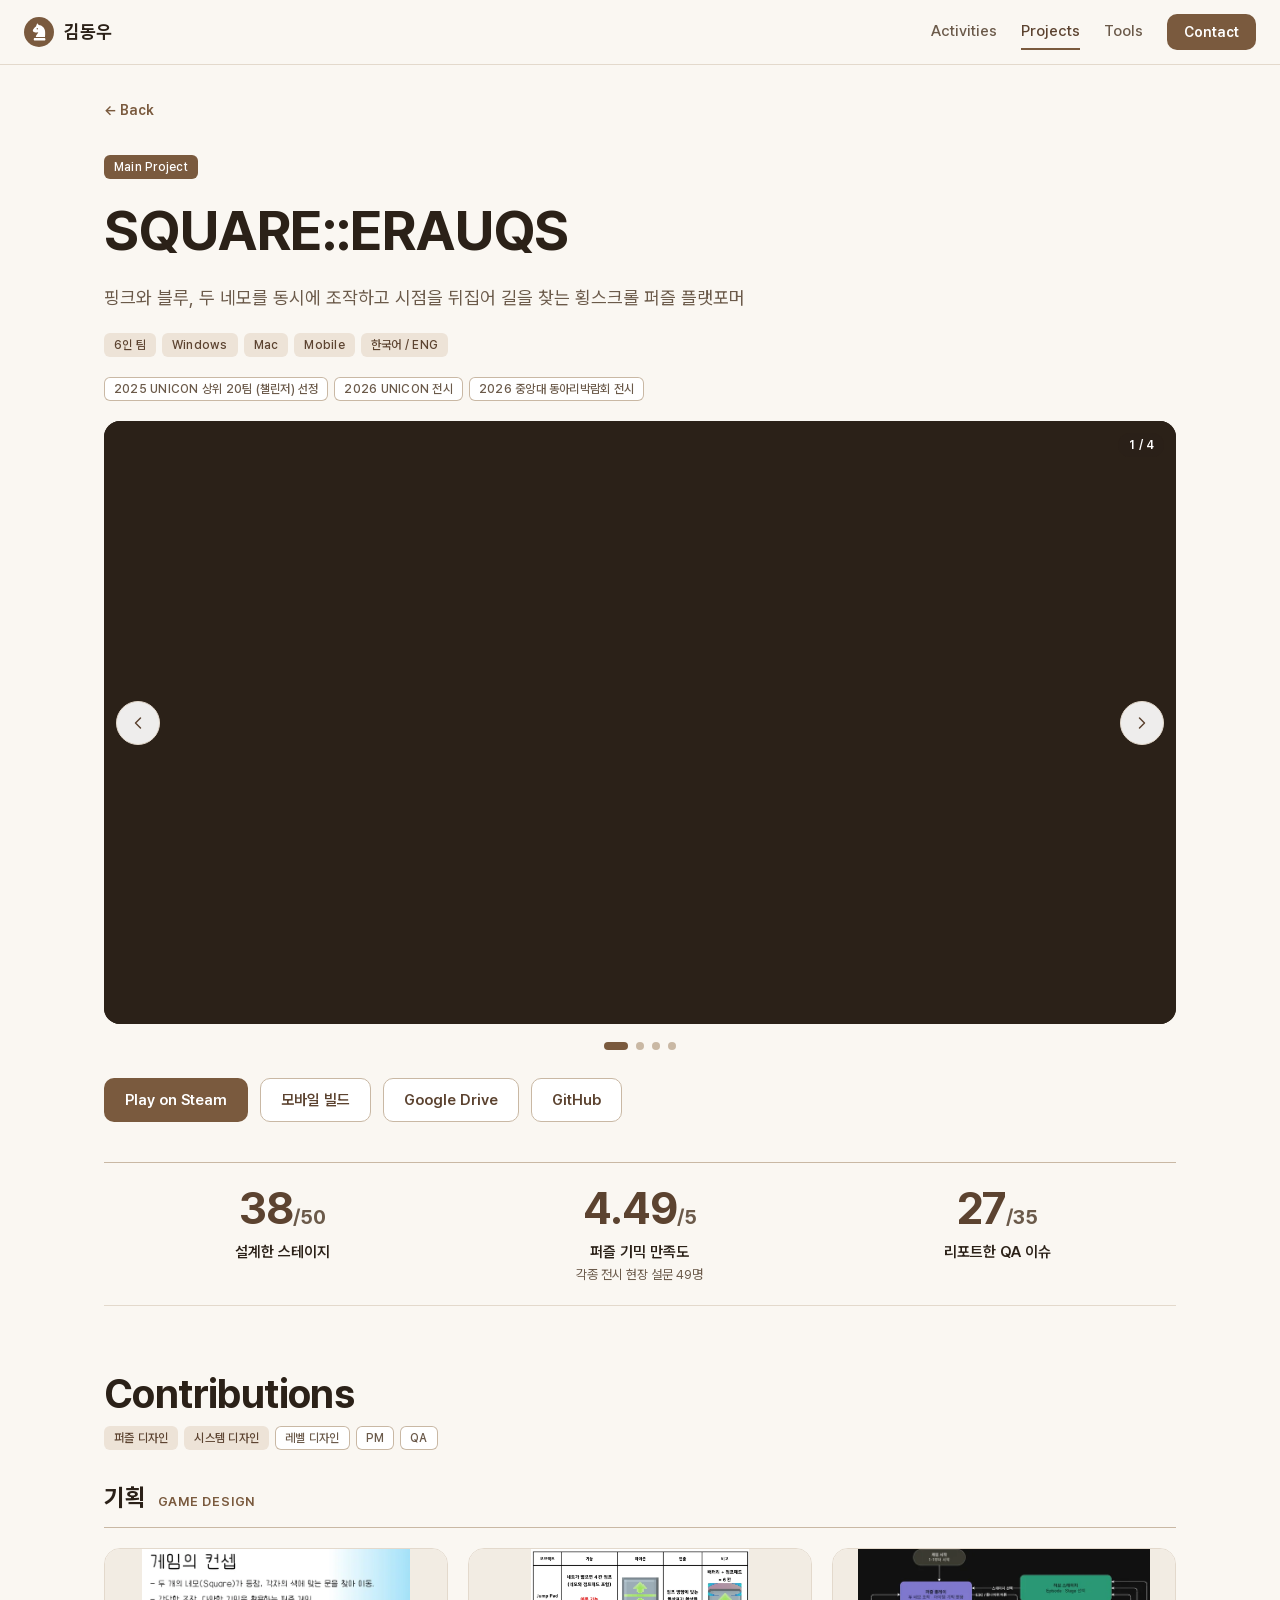
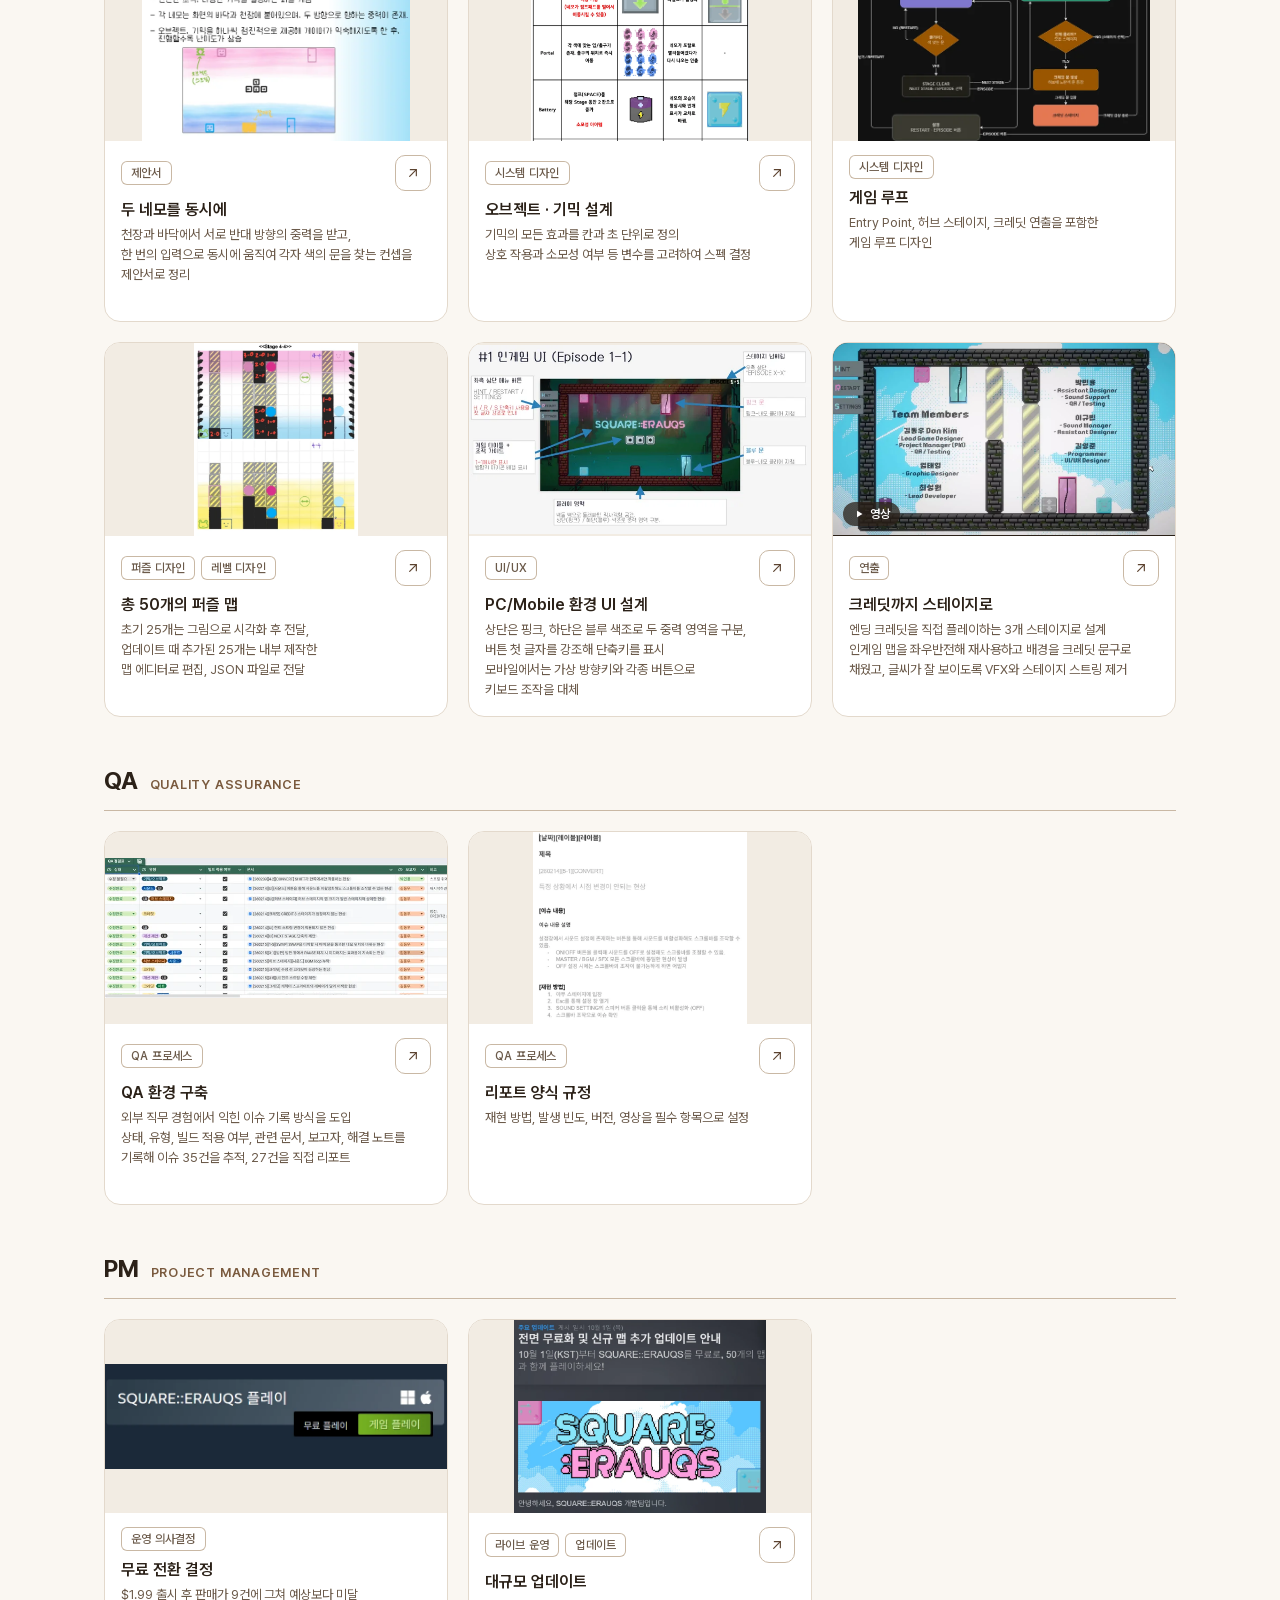
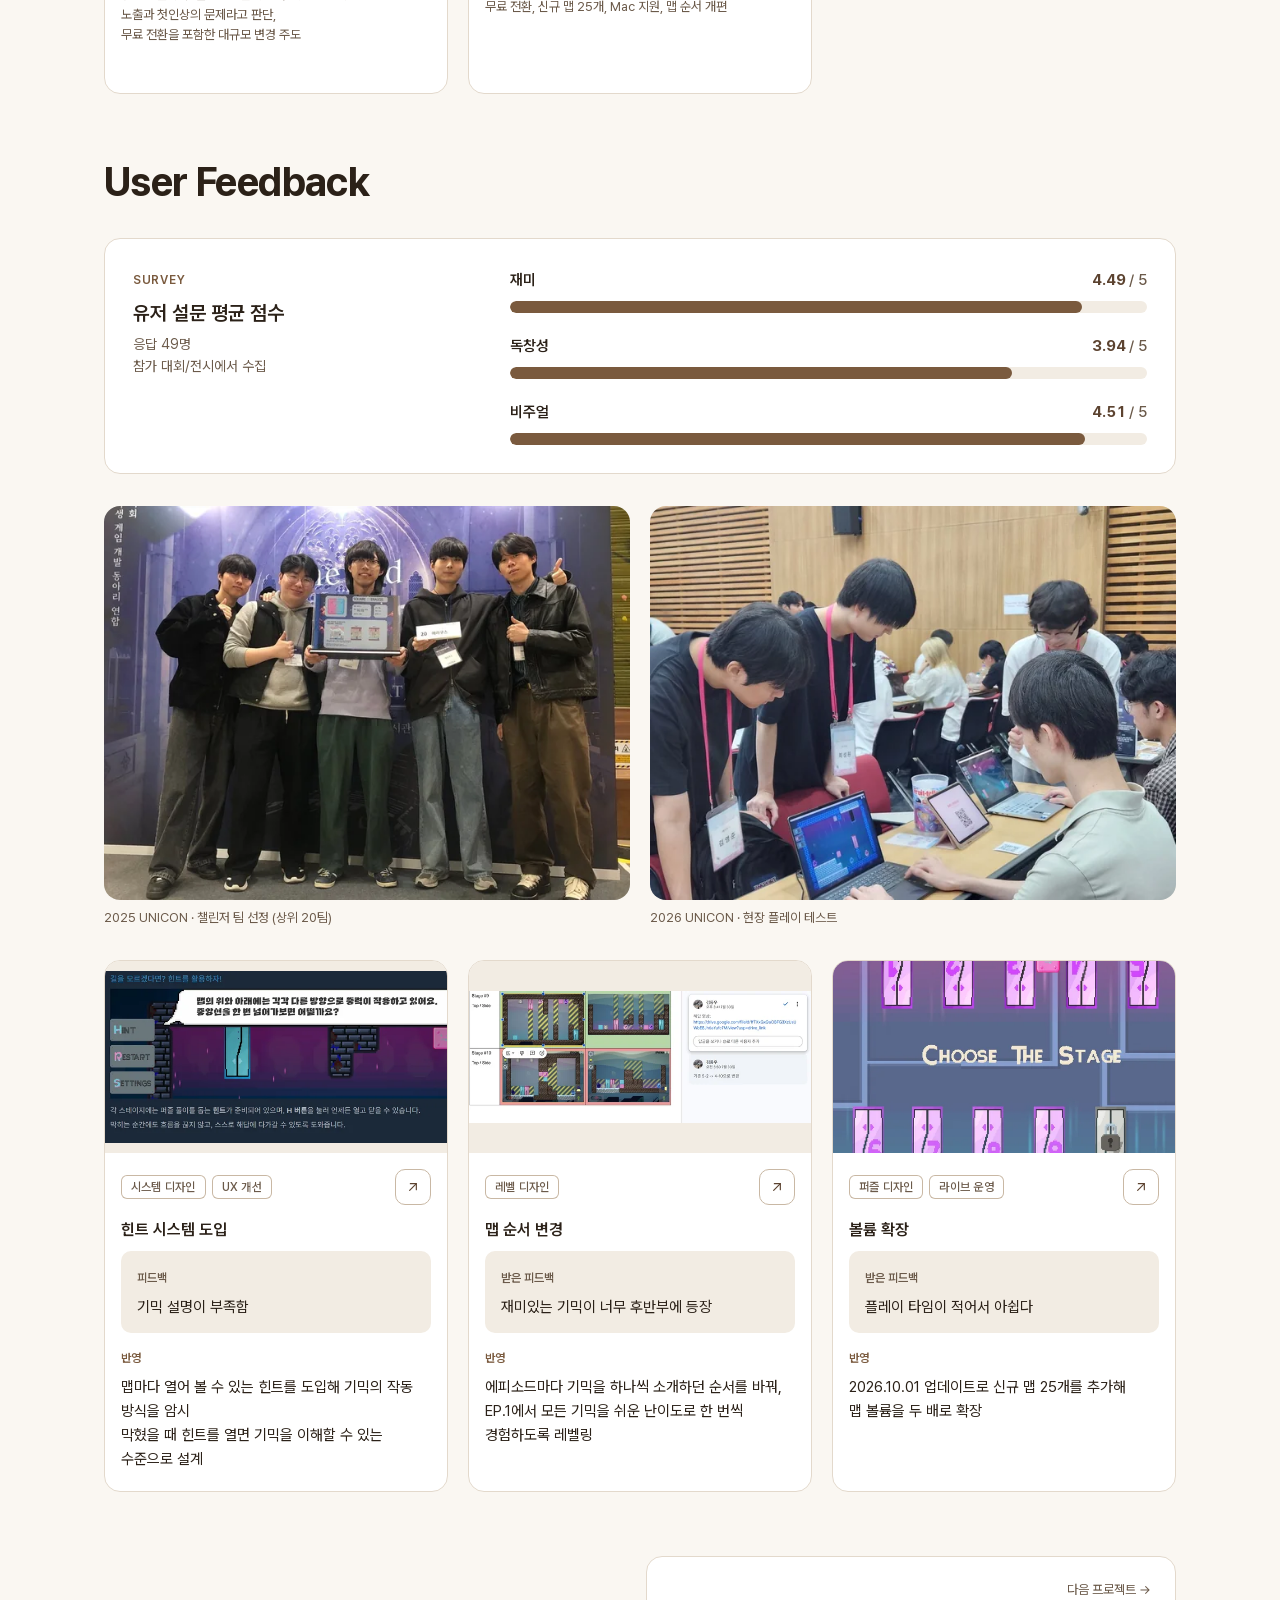
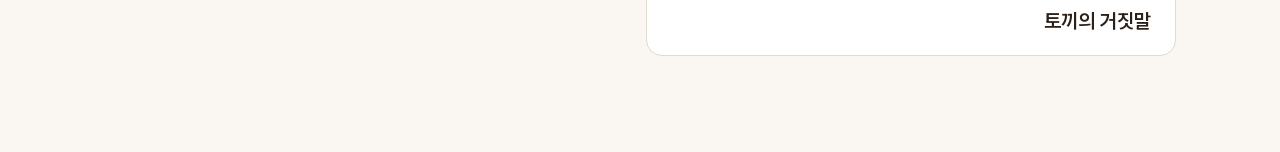
<file: square-erauqs.html>
<!doctype html>
<html lang="ko">
<head>
<meta charset="utf-8">
<meta name="viewport" content="width=device-width, initial-scale=1">
<title>SQUARE::ERAUQS · 김동우</title>
<meta name="description" content="핑크와 블루, 두 네모를 동시에 조작하고 시점을 뒤집어 길을 찾는 횡스크롤 퍼즐 플랫포머. 퍼즐·레벨 디자인, QA, PM 기여 정리.">
<meta property="og:type" content="article">
<meta property="og:title" content="SQUARE::ERAUQS · 김동우 게임 기획 포트폴리오">
<meta property="og:description" content="전체 50개 스테이지 중 38개 직접 설계 · Steam 출시 · 무료 전환과 대규모 업데이트 주도">
<meta property="og:image" content="https://dng-u-2002.github.io/assets/og-image.png">
<meta property="og:image:width" content="800">
<meta property="og:image:height" content="800">
<link rel="icon" href="assets/favicon.svg" type="image/svg+xml">
<link rel="stylesheet" href="assets/css/portfolio.css">
</head>
<body>
<a class="skip-link" href="#main">본문으로 건너뛰기</a>

<nav class="pf-nav" aria-label="주요 메뉴">
  <div class="pf-nav-inner">
    <a class="pf-nav-name" href="index.html"><span class="pf-nav-logo" aria-hidden="true"><svg viewBox="0.9 1.8 21 21"><path fill-rule="evenodd" d="M6.6 21.2h10.8c.4 0 .7-.3.7-.7v-.9c0-.6-.5-1.1-1.1-1.1H7c-.6 0-1.1.5-1.1 1.1v.9c0 .4.3.7.7.7zM8 17.6c.2-2.4 2.5-3.5 2.6-5.3-.9.6-2.1.8-3.1.5l-1.4-.6c-.9-.4-1.4-1.3-1.1-2.1.5-1.2 1.7-2.5 3.2-3.7l1.3-3.4 1.7 2c3.3.2 6.3 2.8 6.6 6.8.2 2.4 0 4.3-.1 5.8zM9.6 8.1a.75.75 0 1 0 0 1.5.75.75 0 0 0 0-1.5z"/></svg></span>김동우</a>
    <div class="pf-nav-links">
      <a class="pf-nav-link" href="index.html#awards">Activities</a>
      <a class="pf-nav-link is-current" href="index.html#projects" aria-current="page">Projects</a>
      <a class="pf-nav-link" href="index.html#tools">Tools</a>
      <a class="pf-btn pf-btn-primary pf-btn-sm" href="mailto:dongwoo0613@gmail.com">Contact</a>
    </div>
  </div>
</nav>

<main id="main" class="container">

  <div class="back-link-wrap"><a class="back-link" href="index.html#projects">←&nbsp;Back</a></div>

  <!-- ============ 헤더 ============ -->
  <header class="project-header">
    <div class="pf-tags"><span class="pf-tag pf-tag-solid">Main Project</span></div>
    <h1 class="project-title">SQUARE::ERAUQS</h1>
    <p class="project-lead">핑크와 블루, 두 네모를 동시에 조작하고 시점을 뒤집어 길을 찾는 횡스크롤 퍼즐 플랫포머</p>
    <div class="pf-tags">
      <span class="pf-tag pf-tag-soft">6인 팀</span>
      <span class="pf-tag pf-tag-soft">Windows</span>
      <span class="pf-tag pf-tag-soft">Mac</span>
      <span class="pf-tag pf-tag-soft">Mobile</span>
      <span class="pf-tag pf-tag-soft">한국어 / ENG</span>
    </div>
    <div class="pf-tags">
      <span class="pf-tag pf-tag-outline">2025 UNICON 상위 20팀 (챌린저) 선정</span>
      <span class="pf-tag pf-tag-outline">2026 UNICON 전시</span>
      <span class="pf-tag pf-tag-outline">2026 중앙대 동아리박람회 전시</span>
    </div>

    <!-- 대표 미디어 슬라이드: SQ-01(영상) · SQ-02 · SQ-03 · SQ-04 -->
    <div class="slider" data-slider role="region" aria-roledescription="carousel" aria-label="대표 이미지와 플레이 영상">
      <div class="slider-stage" data-stage>
        <div class="slide" data-slide role="group" aria-roledescription="slide" aria-label="1 / 4: 플레이 영상">
          <!-- 첫 번째 슬라이드는 메인 페이지 카드 썸네일과 같은 미디어입니다. 바꾸면 index.html 썸네일도 같이 바꾸세요. -->
          <!-- assets/square/SQ-01.mp4 가 없으면 Google Drive 플레이어로 대신 재생합니다. -->
          <video class="media-fill" controls autoplay muted loop playsinline preload="auto" poster="assets/square/SQ-01-poster.webp" data-autoplay data-drive-id="1X2URi1Q1hcTiGAwtFc2AgN-7W0GzcWxX" aria-label="SQUARE::ERAUQS 플레이 영상">
            <source src="assets/square/SQ-01.mp4" type="video/mp4">
          </video>
        </div>
        <div class="slide" data-slide role="group" aria-roledescription="slide" aria-label="2 / 4" hidden>
          <img src="assets/square/SQ-02.webp" alt="EPISODE 5-1 플레이 화면. 핑크·블루 네모와 포털, 점프대가 배치된 스테이지" width="1920" height="1080" decoding="async" srcset="assets/square/SQ-02-640w.webp 640w, assets/square/SQ-02-1280w.webp 1280w, assets/square/SQ-02.webp 1920w" sizes="(max-width: 1120px) 100vw, 1072px" data-full="assets/square/SQ-02.webp">
        </div>
        <div class="slide" data-slide role="group" aria-roledescription="slide" aria-label="3 / 4" hidden>
          <img src="assets/square/SQ-03.webp" alt="EPISODE 4-1 플레이 화면. SHIFT 키로 시점을 전환하라는 안내" width="1920" height="1080" loading="lazy" decoding="async" srcset="assets/square/SQ-03-640w.webp 640w, assets/square/SQ-03-1280w.webp 1280w, assets/square/SQ-03.webp 1920w" sizes="(max-width: 1120px) 100vw, 1072px" data-full="assets/square/SQ-03.webp">
        </div>
        <div class="slide" data-slide role="group" aria-roledescription="slide" aria-label="4 / 4" hidden>
          <img src="assets/square/SQ-04-1920w.webp" alt="EPISODE 4-5 모바일 빌드 화면. 터치 조작 버튼이 배치된 스테이지" width="1920" height="1200" loading="lazy" decoding="async" srcset="assets/square/SQ-04-640w.webp 640w, assets/square/SQ-04-1280w.webp 1280w, assets/square/SQ-04-1920w.webp 1920w" sizes="(max-width: 1120px) 100vw, 1072px" data-full="assets/square/SQ-04-1920w.webp">
        </div>
        <button type="button" class="slider-btn slider-prev" data-prev aria-label="이전 슬라이드"><svg width="20" height="20" viewBox="0 0 24 24" fill="none" stroke="currentColor" stroke-width="1.75" stroke-linecap="round" stroke-linejoin="round" aria-hidden="true"><path d="M15 18l-6-6 6-6"/></svg></button>
        <button type="button" class="slider-btn slider-next" data-next aria-label="다음 슬라이드"><svg width="20" height="20" viewBox="0 0 24 24" fill="none" stroke="currentColor" stroke-width="1.75" stroke-linecap="round" stroke-linejoin="round" aria-hidden="true"><path d="M9 18l6-6-6-6"/></svg></button>
        <span class="slider-counter" data-counter aria-live="polite">1 / 4</span>
      </div>
      <div class="slider-dots">
        <button type="button" class="slider-dot" data-dot aria-label="1번째 슬라이드 보기" aria-current="true"><span></span></button>
        <button type="button" class="slider-dot" data-dot aria-label="2번째 슬라이드 보기"><span></span></button>
        <button type="button" class="slider-dot" data-dot aria-label="3번째 슬라이드 보기"><span></span></button>
        <button type="button" class="slider-dot" data-dot aria-label="4번째 슬라이드 보기"><span></span></button>
      </div>
    </div>

    <div class="project-links">
      <a class="pf-btn pf-btn-primary" href="https://store.steampowered.com/app/4331920/SQUAREERAUQS/" target="_blank" rel="noopener">Play on Steam</a>
      <a class="pf-btn pf-btn-secondary" href="https://drive.google.com/file/d/1pgzGDkZZL8BRn1Nx_LQDZYMZqQnd9c2B/view?usp=drive_link" target="_blank" rel="noopener">모바일 빌드</a>
      <a class="pf-btn pf-btn-secondary" href="https://drive.google.com/drive/folders/1CryMZz71U2earFqjluCkLWHVGd4bTEiC" target="_blank" rel="noopener">Google Drive</a>
      <a class="pf-btn pf-btn-secondary" href="https://github.com/1Seong/SQUARE-ERAUQS" target="_blank" rel="noopener">GitHub</a>
    </div>
  </header>

  <!-- ============ 핵심 수치 ============ -->
  <section class="stat-strip" aria-label="핵심 수치">
    <div class="stat">
      <div class="stat-num">38<small>/50</small></div>
      <div class="stat-name">설계한 스테이지</div>
    </div>
    <div class="stat">
      <div class="stat-num">4.49<small>/5</small></div>
      <div class="stat-name">퍼즐 기믹 만족도</div>
      <div class="stat-note">각종 전시 현장 설문 49명</div>
    </div>
    <div class="stat">
      <div class="stat-num">27<small>/35</small></div>
      <div class="stat-name">리포트한 QA 이슈</div>
      <div class="stat-note"></div>
    </div>
  </section>

  <!-- ============ 기여 ============ -->
  <section class="detail-section" aria-labelledby="contrib-title">
    <div class="detail-section-head">
      <header class="pf-sh"><h2 class="pf-sh-title" id="contrib-title">Contributions</h2></header>
      <div class="pf-tags">
        <span class="pf-tag pf-tag-soft">퍼즐 디자인</span>
        <span class="pf-tag pf-tag-soft">시스템 디자인</span>
        <span class="pf-tag pf-tag-outline">레벨 디자인</span>
        <span class="pf-tag pf-tag-outline">PM</span>
        <span class="pf-tag pf-tag-outline">QA</span>
      </div>
    </div>

    <!-- 기획 -->
    <div class="contrib-group" id="design">
      <div class="contrib-head"><h3>기획</h3><span>GAME DESIGN</span></div>
      <div class="card-grid">

        <article class="work-card">
          <button type="button" class="work-thumb" data-zoom data-caption="제안서 · 게임의 컨셉" aria-label="제안서 이미지 크게 보기">
            <img src="assets/square/SQ-05-640w.webp" alt="제안서 중 게임 컨셉 페이지. 두 네모, 간단한 조작, 바닥과 천장의 반대 방향 중력 설명" width="821" height="592" loading="lazy" decoding="async" srcset="assets/square/SQ-05-640w.webp 640w, assets/square/SQ-05.webp 821w" sizes="(max-width: 760px) 100vw, (max-width: 1120px) 50vw, 344px" data-full="assets/square/SQ-05.webp">
          </button>
          <div class="work-body">
            <div class="work-meta">
              <div class="pf-tags"><span class="pf-tag pf-tag-outline">제안서</span></div>
              <a class="doc-link" href="https://drive.google.com/file/d/1IQhx2NNrnu7v1LVqVcUubYVipd6-kmlf/view?usp=sharing" target="_blank" rel="noopener" aria-label="제안서 문서 열기 (새 탭)" title="관련 문서 열기"><svg width="16" height="16" viewBox="0 0 24 24" fill="none" stroke="currentColor" stroke-width="1.75" stroke-linecap="round" stroke-linejoin="round" aria-hidden="true"><path d="M7 17L17 7"/><path d="M8 7h9v9"/></svg></a>
            </div>
            <h4 class="work-title">두 네모를 동시에</h4>
            <p class="work-desc">천장과 바닥에서 서로 반대 방향의 중력을 받고, <br>한 번의 입력으로 동시에 움직여 각자 색의 문을 찾는 컨셉을 제안서로 정리 </p>
          </div>
        </article>

        <article class="work-card">
          <button type="button" class="work-thumb" data-zoom data-caption="오브젝트 · 기믹 설계 문서" aria-label="오브젝트 · 기믹 문서 이미지 크게 보기">
            <img src="assets/square/SQ-06.webp" alt="오브젝트·기믹 문서. 점프대, 포털, 배터리의 기능, 아이콘, 연출을 정리한 표" width="775" height="686" loading="lazy" decoding="async" data-full="assets/square/SQ-06.webp">
          </button>
          <div class="work-body">
            <div class="work-meta">
              <div class="pf-tags"><span class="pf-tag pf-tag-outline">시스템 디자인</span></div>
              <a class="doc-link" href="https://drive.google.com/file/d/1r6Yxa0xdZ7Rb3C3ICcnQ2IgYyqdeyLm0/view?usp=sharing" target="_blank" rel="noopener" aria-label="오브젝트 · 기믹 문서 열기 (새 탭)" title="관련 문서 열기"><svg width="16" height="16" viewBox="0 0 24 24" fill="none" stroke="currentColor" stroke-width="1.75" stroke-linecap="round" stroke-linejoin="round" aria-hidden="true"><path d="M7 17L17 7"/><path d="M8 7h9v9"/></svg></a>
            </div>
            <h4 class="work-title">오브젝트 · 기믹 설계</h4>
            <p class="work-desc">기믹의 모든 효과를 칸과 초 단위로 정의<br>상호 작용과 소모성 여부 등 변수를 고려하여 스펙 결정</p>
          </div>
        </article>

        <article class="work-card">
          <button type="button" class="work-thumb" data-zoom data-caption="게임 루프 다이어그램" aria-label="게임 루프 다이어그램 크게 보기">
            <img src="assets/square/SQ-07-640w.webp" alt="게임 루프 다이어그램. 게임 시작, 퍼즐 플레이, 스테이지 클리어, 허브 스테이지, 크레딧 스테이지로 이어지는 흐름" width="900" height="592" loading="lazy" decoding="async" srcset="assets/square/SQ-07-640w.webp 640w, assets/square/SQ-07.webp 900w" sizes="(max-width: 760px) 100vw, (max-width: 1120px) 50vw, 344px" data-full="assets/square/SQ-07.webp">
          </button>
          <div class="work-body">
            <div class="work-meta">
              <div class="pf-tags"><span class="pf-tag pf-tag-outline">시스템 디자인</span></div>
            </div>
            <h4 class="work-title">게임 루프</h4>
            <p class="work-desc">Entry Point, 허브 스테이지, 크레딧 연출을 포함한 <br>게임 루프 디자인</p>
          </div>
        </article>

        <article class="work-card">
          <button type="button" class="work-thumb" data-zoom data-caption="Stage 4-4 퍼즐 맵 설계" aria-label="퍼즐 맵 설계 이미지 크게 보기">
            <img src="assets/square/SQ-08.webp" alt="Stage 4-4 퍼즐 맵 설계도. 위아래로 나뉜 맵에 블록과 이동 순서를 표시" width="477" height="561" loading="lazy" decoding="async" data-full="assets/square/SQ-08.webp">
          </button>
          <div class="work-body">
            <div class="work-meta">
              <div class="pf-tags"><span class="pf-tag pf-tag-outline">퍼즐 디자인</span><span class="pf-tag pf-tag-outline">레벨 디자인</span></div>
              <a class="doc-link" href="https://drive.google.com/file/d/1jhpU0LA97ggAW79n8DiIFdknWypEP44d/view?usp=sharing" target="_blank" rel="noopener" aria-label="퍼즐 디자인 문서 열기 (새 탭)" title="관련 문서 열기"><svg width="16" height="16" viewBox="0 0 24 24" fill="none" stroke="currentColor" stroke-width="1.75" stroke-linecap="round" stroke-linejoin="round" aria-hidden="true"><path d="M7 17L17 7"/><path d="M8 7h9v9"/></svg></a>
            </div>
            <h4 class="work-title">총 50개의 퍼즐 맵</h4>
            <p class="work-desc">초기 25개는 그림으로 시각화 후 전달,<br>업데이트 때 추가된 25개는 내부 제작한 <br>맵 에디터로 편집, JSON 파일로 전달</p>
          </div>
        </article>

        <article class="work-card">
          <button type="button" class="work-thumb" data-zoom data-caption="인게임 UI 화면 설계 (Episode 1-1)" aria-label="UI 화면 설계 이미지 크게 보기">
            <img src="assets/square/SQ-09-640w.webp" alt="인게임 UI 화면 설계. 좌측 메뉴 버튼, 스테이지 넘버링, 핑크·블루 문, 플레이 영역에 대한 주석" width="893" height="496" loading="lazy" decoding="async" srcset="assets/square/SQ-09-640w.webp 640w, assets/square/SQ-09.webp 893w" sizes="(max-width: 760px) 100vw, (max-width: 1120px) 50vw, 344px" data-full="assets/square/SQ-09.webp">
          </button>
          <div class="work-body">
            <div class="work-meta">
              <div class="pf-tags"><span class="pf-tag pf-tag-outline">UI/UX</span></div>
              <a class="doc-link" href="https://drive.google.com/file/d/12IqPktueCrlfOk5qsOA0TAOVjAU5bwbk/view?usp=sharing" target="_blank" rel="noopener" aria-label="UI 디자인 문서 열기 (새 탭)" title="관련 문서 열기"><svg width="16" height="16" viewBox="0 0 24 24" fill="none" stroke="currentColor" stroke-width="1.75" stroke-linecap="round" stroke-linejoin="round" aria-hidden="true"><path d="M7 17L17 7"/><path d="M8 7h9v9"/></svg></a>
            </div>
            <h4 class="work-title">PC/Mobile 환경 UI 설계</h4>
            <p class="work-desc">상단은 핑크, 하단은 블루 색조로 두 중력 영역을 구분, <br>버튼 첫 글자를 강조해 단축키를 표시<br>모바일에서는 가상 방향키와 각종 버튼으로 <br>키보드 조작을 대체</p>
          </div>
        </article>

        <article class="work-card">
          <!-- 카드에서는 소리 없이 자동재생, 누르면 소리와 함께 크게 재생합니다 -->
          <button type="button" class="work-thumb work-thumb-video" data-zoom data-video-src="assets/square/SQ-10.mp4" data-drive-id="1RrdhFO0P1K8Os7OiyFAyKUcuxpjVMKQD" data-caption="크레딧 스테이지 플레이 영상" aria-label="크레딧 스테이지 플레이 영상 크게 보기">
            <video muted loop playsinline preload="none" poster="assets/square/SQ-10-poster.webp" data-autoplay aria-hidden="true"><source src="assets/square/SQ-10-card.mp4" type="video/mp4"></video>
            <span class="video-badge"><svg width="12" height="12" viewBox="0 0 24 24" fill="currentColor" aria-hidden="true"><path d="M8 5.5v13l11-6.5z"/></svg>영상</span>
          </button>
          <div class="work-body">
            <div class="work-meta">
              <div class="pf-tags"><span class="pf-tag pf-tag-outline">연출</span></div>
              <a class="doc-link" href="https://drive.google.com/file/d/1KhmJrCJJzWFo0ilVQbW-kb8m6Cgtrd-3/view?usp=sharing" target="_blank" rel="noopener" aria-label="크레딧 스테이지 문서 열기 (새 탭)" title="관련 문서 열기"><svg width="16" height="16" viewBox="0 0 24 24" fill="none" stroke="currentColor" stroke-width="1.75" stroke-linecap="round" stroke-linejoin="round" aria-hidden="true"><path d="M7 17L17 7"/><path d="M8 7h9v9"/></svg></a>
            </div>
            <h4 class="work-title">크레딧까지 스테이지로</h4>
            <p class="work-desc">엔딩 크레딧을 직접 플레이하는 3개 스테이지로 설계<br>인게임 맵을 좌우반전해 재사용하고 배경을 크레딧 문구로 채웠고, 글씨가 잘 보이도록 VFX와 스테이지 스트링 제거</p>
          </div>
        </article>

      </div>
    </div>

    <!-- QA -->
    <div class="contrib-group" id="qa">
      <div class="contrib-head"><h3>QA</h3><span>QUALITY ASSURANCE</span></div>
      <div class="card-grid">

        <article class="work-card">
          <button type="button" class="work-thumb" data-zoom data-caption="QA 점검표" aria-label="QA 점검표 이미지 크게 보기">
            <img src="assets/square/SQ-11-640w.webp" alt="QA 점검표. 상태, 유형, 빌드 적용 여부, 문서, 보고자, 비고 열로 이슈를 관리하는 시트" width="1630" height="670" loading="lazy" decoding="async" srcset="assets/square/SQ-11-640w.webp 640w, assets/square/SQ-11-1280w.webp 1280w, assets/square/SQ-11.webp 1630w" sizes="(max-width: 760px) 100vw, (max-width: 1120px) 50vw, 344px" data-full="assets/square/SQ-11.webp">
          </button>
          <div class="work-body">
            <div class="work-meta">
              <div class="pf-tags"><span class="pf-tag pf-tag-outline">QA 프로세스</span></div>
              <a class="doc-link" href="https://docs.google.com/spreadsheets/d/1-eGDIEAFwoTwJuYDjnPrFnmGSa9eE8IL7ZH3_mnJYps/edit?usp=sharing" target="_blank" rel="noopener" aria-label="QA 점검표 열기 (새 탭)" title="관련 문서 열기"><svg width="16" height="16" viewBox="0 0 24 24" fill="none" stroke="currentColor" stroke-width="1.75" stroke-linecap="round" stroke-linejoin="round" aria-hidden="true"><path d="M7 17L17 7"/><path d="M8 7h9v9"/></svg></a>
            </div>
            <h4 class="work-title">QA 환경 구축</h4>
            <p class="work-desc">외부 직무 경험에서 익힌 이슈 기록 방식을 도입<br>상태, 유형, 빌드 적용 여부, 관련 문서, 보고자, 해결 노트를 기록해 이슈 35건을 추적, 27건을 직접 리포트</p>
          </div>
        </article>

        <article class="work-card">
          <button type="button" class="work-thumb" data-zoom data-caption="버그 리포트 양식 예시" aria-label="버그 리포트 예시 이미지 크게 보기">
            <img src="assets/square/SQ-12-640w.webp" alt="버그 리포트 예시. 날짜와 레이블이 붙은 제목, 이슈 내용, 재현 방법 항목" width="814" height="730" loading="lazy" decoding="async" srcset="assets/square/SQ-12-640w.webp 640w, assets/square/SQ-12.webp 814w" sizes="(max-width: 760px) 100vw, (max-width: 1120px) 50vw, 344px" data-full="assets/square/SQ-12.webp">
          </button>
          <div class="work-body">
            <div class="work-meta">
              <div class="pf-tags"><span class="pf-tag pf-tag-outline">QA 프로세스</span></div>
              <a class="doc-link" href="https://docs.google.com/document/d/1XpmTXGg27oAzsllX7gvD5wKyfbwrUJ606TEs2vHilGY/edit?usp=sharing" target="_blank" rel="noopener" aria-label="버그 리포트 양식 열기 (새 탭)" title="관련 문서 열기"><svg width="16" height="16" viewBox="0 0 24 24" fill="none" stroke="currentColor" stroke-width="1.75" stroke-linecap="round" stroke-linejoin="round" aria-hidden="true"><path d="M7 17L17 7"/><path d="M8 7h9v9"/></svg></a>
            </div>
            <h4 class="work-title">리포트 양식 규정</h4>
            <p class="work-desc">재현 방법, 발생 빈도, 버전, 영상을 필수 항목으로 설정<br><br></p>
          </div>
        </article>

      </div>
    </div>

    <!-- PM -->
    <div class="contrib-group" id="pm">
      <div class="contrib-head"><h3>PM</h3><span>PROJECT MANAGEMENT</span></div>
      <div class="card-grid">

        <article class="work-card">
          <button type="button" class="work-thumb" data-zoom data-caption="무료 전환 · Steam 스토어 무료 플레이" aria-label="무료 전환 이미지 크게 보기">
            <img src="assets/square/SQ-13.webp" alt="Steam 스토어의 SQUARE::ERAUQS 무료 플레이 버튼" width="732" height="226" loading="lazy" decoding="async" data-full="assets/square/SQ-13.webp">
          </button>
          <div class="work-body">
            <div class="work-meta">
              <div class="pf-tags"><span class="pf-tag pf-tag-outline">운영 의사결정</span></div>
            </div>
            <h4 class="work-title">무료 전환 결정</h4>
            <p class="work-desc">$1.99 출시 후 판매가 9건에 그쳐 예상보다 미달<br>노출과 첫인상의 문제라고 판단,<br> 무료 전환을 포함한 대규모 변경 주도 <br></p>
          </div>
        </article>

        <article class="work-card">
          <button type="button" class="work-thumb" data-zoom data-caption="10월 업데이트 공지 · 전면 무료화 및 신규 맵 추가" aria-label="10월 업데이트 공지 이미지 크게 보기">
            <img src="assets/square/SQ-14.webp" alt="Steam 업데이트 공지. 10월 1일부터 무료, 50개의 맵과 함께 플레이" width="721" height="552" loading="lazy" decoding="async" data-full="assets/square/SQ-14.webp">
          </button>
          <div class="work-body">
            <div class="work-meta">
              <div class="pf-tags"><span class="pf-tag pf-tag-outline">라이브 운영</span><span class="pf-tag pf-tag-outline">업데이트</span></div>
              <a class="doc-link" href="https://store.steampowered.com/news/app/4331920/view/689770226735120471?l=koreana" target="_blank" rel="noopener" aria-label="Steam 업데이트 공지 열기 (새 탭)" title="관련 문서 열기"><svg width="16" height="16" viewBox="0 0 24 24" fill="none" stroke="currentColor" stroke-width="1.75" stroke-linecap="round" stroke-linejoin="round" aria-hidden="true"><path d="M7 17L17 7"/><path d="M8 7h9v9"/></svg></a>
            </div>
            <h4 class="work-title">대규모 업데이트</h4>
            <p class="work-desc">무료 전환, 신규 맵 25개, Mac 지원, 맵 순서 개편</p>
          </div>
        </article>

      </div>
    </div>
  </section>

  <!-- ============ 유저 피드백 ============ -->
  <section class="detail-section" aria-labelledby="feedback-title">
    <header class="pf-sh"><h2 class="pf-sh-title" id="feedback-title">User Feedback</h2></header>

    <div class="survey">
      <div class="survey-intro">
        <div class="survey-kicker">SURVEY</div>
        <div class="survey-title">유저 설문 평균 점수</div>
        <div class="survey-note">응답 49명<br>참가 대회/전시에서 수집</div>
      </div>
      <div class="survey-bars">
        <div class="bar">
          <div class="bar-head"><span class="bar-name">재미</span><span class="bar-score">4.49 <span>/ 5</span></span></div>
          <div class="bar-track" role="img" aria-label="재미 4.49점, 5점 만점"><span style="width: 89.8%;"></span></div>
        </div>
        <div class="bar">
          <div class="bar-head"><span class="bar-name">독창성</span><span class="bar-score">3.94 <span>/ 5</span></span></div>
          <div class="bar-track" role="img" aria-label="독창성 3.94점, 5점 만점"><span style="width: 78.8%;"></span></div>
        </div>
        <div class="bar">
          <div class="bar-head"><span class="bar-name">비주얼</span><span class="bar-score">4.51 <span>/ 5</span></span></div>
          <div class="bar-track" role="img" aria-label="비주얼 4.51점, 5점 만점"><span style="width: 90.2%;"></span></div>
        </div>
      </div>
    </div>

    <!-- 전시 현장 사진 -->
    <div class="photo-row">
      <figure class="photo">
        <button type="button" class="photo-zoom" data-zoom data-caption="2025 UNICON · 챌린저 팀 선정 (상위 20팀)" aria-label="2025 UNICON 사진 크게 보기">
          <img src="assets/home/unicon-2025.webp" alt="2025 UNICON 전시장에서 SQUARE::ERAUQS 팀원 다섯 명이 게임 소개판을 들고 찍은 단체 사진" width="1200" height="900" loading="lazy" decoding="async" srcset="assets/home/unicon-2025-640w.webp 640w, assets/home/unicon-2025.webp 1200w" sizes="(max-width: 860px) 100vw, 526px" data-full="assets/home/unicon-2025.webp">
        </button>
        <figcaption>2025 UNICON · 챌린저 팀 선정 (상위 20팀)</figcaption>
      </figure>
      <figure class="photo">
        <button type="button" class="photo-zoom" data-zoom data-caption="2026 UNICON · 현장 플레이 테스트" aria-label="2026 UNICON 사진 크게 보기">
          <img src="assets/home/unicon-2026.webp" alt="2026 UNICON 전시장에서 관람객들이 노트북으로 SQUARE::ERAUQS를 플레이하는 모습" width="1200" height="900" loading="lazy" decoding="async" srcset="assets/home/unicon-2026-640w.webp 640w, assets/home/unicon-2026.webp 1200w" sizes="(max-width: 860px) 100vw, 526px" data-full="assets/home/unicon-2026.webp">
        </button>
        <figcaption>2026 UNICON · 현장 플레이 테스트</figcaption>
      </figure>
    </div>

    <div class="card-grid">

      <article class="work-card">
        <button type="button" class="work-thumb" data-zoom data-caption="힌트 시스템 화면" aria-label="힌트 시스템 화면 크게 보기">
          <img src="assets/square/SQ-15-640w.webp" alt="힌트 시스템 화면. 맵의 위아래 중력 방향을 알려 주는 힌트 말풍선" width="1003" height="504" loading="lazy" decoding="async" srcset="assets/square/SQ-15-640w.webp 640w, assets/square/SQ-15.webp 1003w" sizes="(max-width: 760px) 100vw, (max-width: 1120px) 50vw, 344px" data-full="assets/square/SQ-15.webp">
        </button>
        <div class="feedback-body">
          <div class="work-meta">
            <div class="pf-tags"><span class="pf-tag pf-tag-outline">시스템 디자인</span><span class="pf-tag pf-tag-outline">UX 개선</span></div>
            <a class="doc-link" href="https://docs.google.com/spreadsheets/d/1j1NMTkwWdXMTLSIO4EPpJKkDoWg0GcTXi872bkwWpv4/edit?usp=sharing" target="_blank" rel="noopener" aria-label="힌트 시스템 문서 열기 (새 탭)" title="관련 문서 열기"><svg width="16" height="16" viewBox="0 0 24 24" fill="none" stroke="currentColor" stroke-width="1.75" stroke-linecap="round" stroke-linejoin="round" aria-hidden="true"><path d="M7 17L17 7"/><path d="M8 7h9v9"/></svg></a>
          </div>
          <h4 class="work-title">힌트 시스템 도입</h4>
          <div class="feedback-quote">
            <span class="feedback-label">피드백</span>
            <p class="feedback-text">기믹 설명이 부족함<br></p>
          </div>
          <div class="feedback-change">
            <span class="feedback-label feedback-label-brand">반영</span>
            <p class="feedback-text">맵마다 열어 볼 수 있는 힌트를 도입해 기믹의 작동 방식을 암시<br>막혔을 때 힌트를 열면 기믹을 이해할 수 있는 수준으로 설계</p>
          </div>
        </div>
      </article>

      <article class="work-card">
        <button type="button" class="work-thumb" data-zoom data-caption="변경된 EP1 맵 구성" aria-label="변경된 EP1 맵 구성 크게 보기">
          <img src="assets/square/SQ-16-640w.webp" alt="스테이지 9와 10의 맵 구성 비교와 순서 변경 검토 코멘트" width="1594" height="614" loading="lazy" decoding="async" srcset="assets/square/SQ-16-640w.webp 640w, assets/square/SQ-16.webp 1594w" sizes="(max-width: 760px) 100vw, (max-width: 1120px) 50vw, 344px" data-full="assets/square/SQ-16.webp">
        </button>
        <div class="feedback-body">
          <div class="work-meta">
            <div class="pf-tags"><span class="pf-tag pf-tag-outline">레벨 디자인</span></div>
            <a class="doc-link" href="https://docs.google.com/document/d/15-WVqtVD23Ot6-uA-wcOpVcYRShp9YNGf_zwgSESzo0/edit?usp=sharing" target="_blank" rel="noopener" aria-label="맵 순서 변경 문서 열기 (새 탭)" title="관련 문서 열기"><svg width="16" height="16" viewBox="0 0 24 24" fill="none" stroke="currentColor" stroke-width="1.75" stroke-linecap="round" stroke-linejoin="round" aria-hidden="true"><path d="M7 17L17 7"/><path d="M8 7h9v9"/></svg></a>
          </div>
          <h4 class="work-title">맵 순서 변경</h4>
          <div class="feedback-quote">
            <span class="feedback-label">받은 피드백</span>
            <p class="feedback-text">재미있는 기믹이 너무 후반부에 등장</p>
          </div>
          <div class="feedback-change">
            <span class="feedback-label feedback-label-brand">반영</span>
            <p class="feedback-text">에피소드마다 기믹을 하나씩 소개하던 순서를 바꿔, EP.1에서 모든 기믹을 쉬운 난이도로 한 번씩 경험하도록 레벨링</p>
          </div>
        </div>
      </article>

      <article class="work-card">
        <button type="button" class="work-thumb is-cover" data-zoom data-caption="신규 맵 25개 · 스테이지 선택 화면" aria-label="신규 맵 스테이지 선택 화면 크게 보기">
          <img src="assets/square/SQ-17-640w.webp" alt="CHOOSE THE STAGE 스테이지 선택 화면. 번호가 붙은 문들" width="1672" height="1060" loading="lazy" decoding="async" srcset="assets/square/SQ-17-640w.webp 640w, assets/square/SQ-17-1280w.webp 1280w, assets/square/SQ-17.webp 1672w" sizes="(max-width: 760px) 100vw, (max-width: 1120px) 50vw, 344px" data-full="assets/square/SQ-17.webp">
        </button>
        <div class="feedback-body">
          <div class="work-meta">
            <div class="pf-tags"><span class="pf-tag pf-tag-outline">퍼즐 디자인</span><span class="pf-tag pf-tag-outline">라이브 운영</span></div>
            <a class="doc-link" href="https://store.steampowered.com/news/app/4331920/view/689770226735120471?l=koreana" target="_blank" rel="noopener" aria-label="Steam 업데이트 공지 열기 (새 탭)" title="관련 문서 열기"><svg width="16" height="16" viewBox="0 0 24 24" fill="none" stroke="currentColor" stroke-width="1.75" stroke-linecap="round" stroke-linejoin="round" aria-hidden="true"><path d="M7 17L17 7"/><path d="M8 7h9v9"/></svg></a>
          </div>
          <h4 class="work-title">볼륨 확장</h4>
          <div class="feedback-quote">
            <span class="feedback-label">받은 피드백</span>
            <p class="feedback-text">플레이 타임이 적어서 아쉽다</p>
          </div>
          <div class="feedback-change">
            <span class="feedback-label feedback-label-brand">반영</span>
            <p class="feedback-text">2026.10.01 업데이트로 신규 맵 25개를 추가해 <br>맵 볼륨을 두 배로 확장</p>
          </div>
        </div>
      </article>

    </div>
  </section>

  <nav class="next-nav" aria-label="프로젝트 이동">
    <a class="next-link" href="toki.html"><small>다음 프로젝트 →</small><strong>토끼의 거짓말</strong></a>
  </nav>

</main>

<!-- 확대 보기 -->
<dialog class="lightbox" data-lightbox aria-label="크게 보기">
  <button type="button" class="lightbox-close" data-lightbox-close aria-label="닫기"><svg width="22" height="22" viewBox="0 0 24 24" fill="none" stroke="currentColor" stroke-width="1.75" stroke-linecap="round" stroke-linejoin="round" aria-hidden="true"><path d="M18 6L6 18"/><path d="M6 6l12 12"/></svg></button>
  <div class="lightbox-media" data-lightbox-media></div>
  <div class="lightbox-caption" data-lightbox-caption></div>
</dialog>

<script src="assets/js/site.js" defer></script>
</body>
</html>
</file>
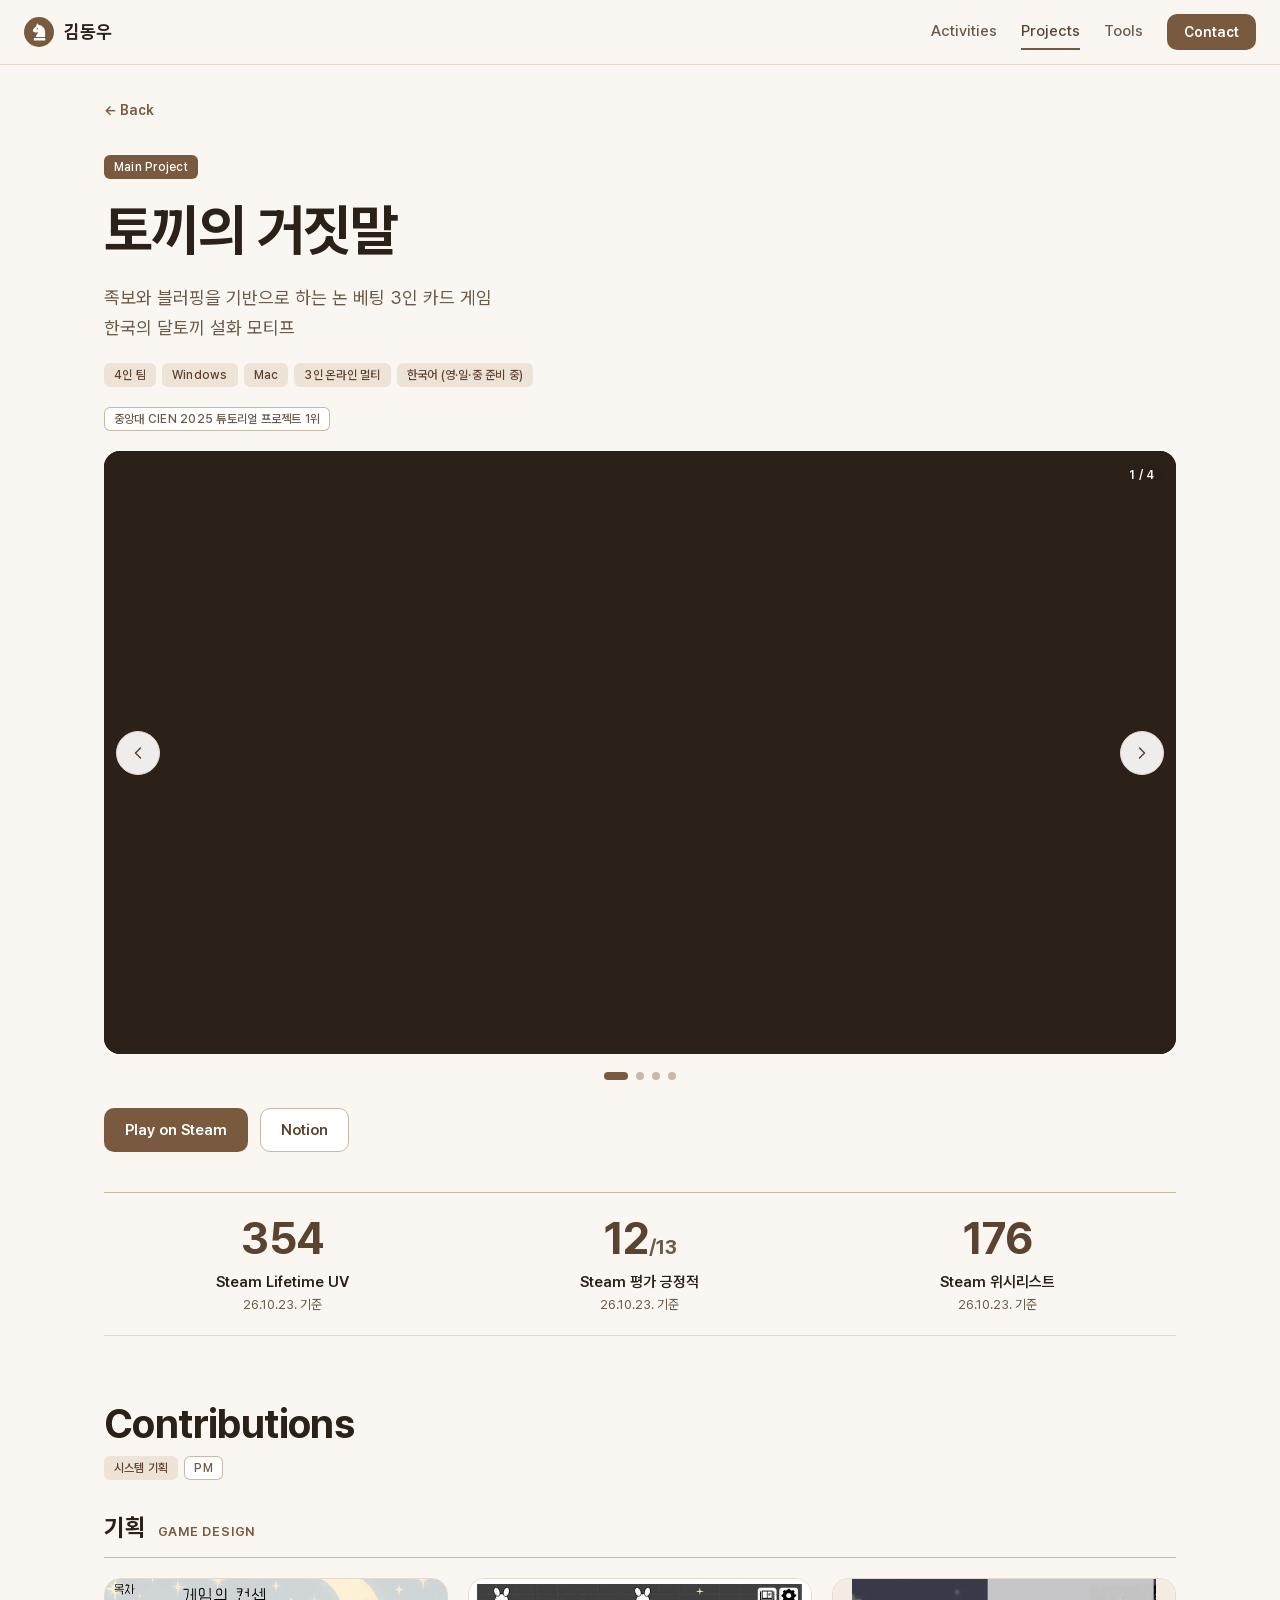
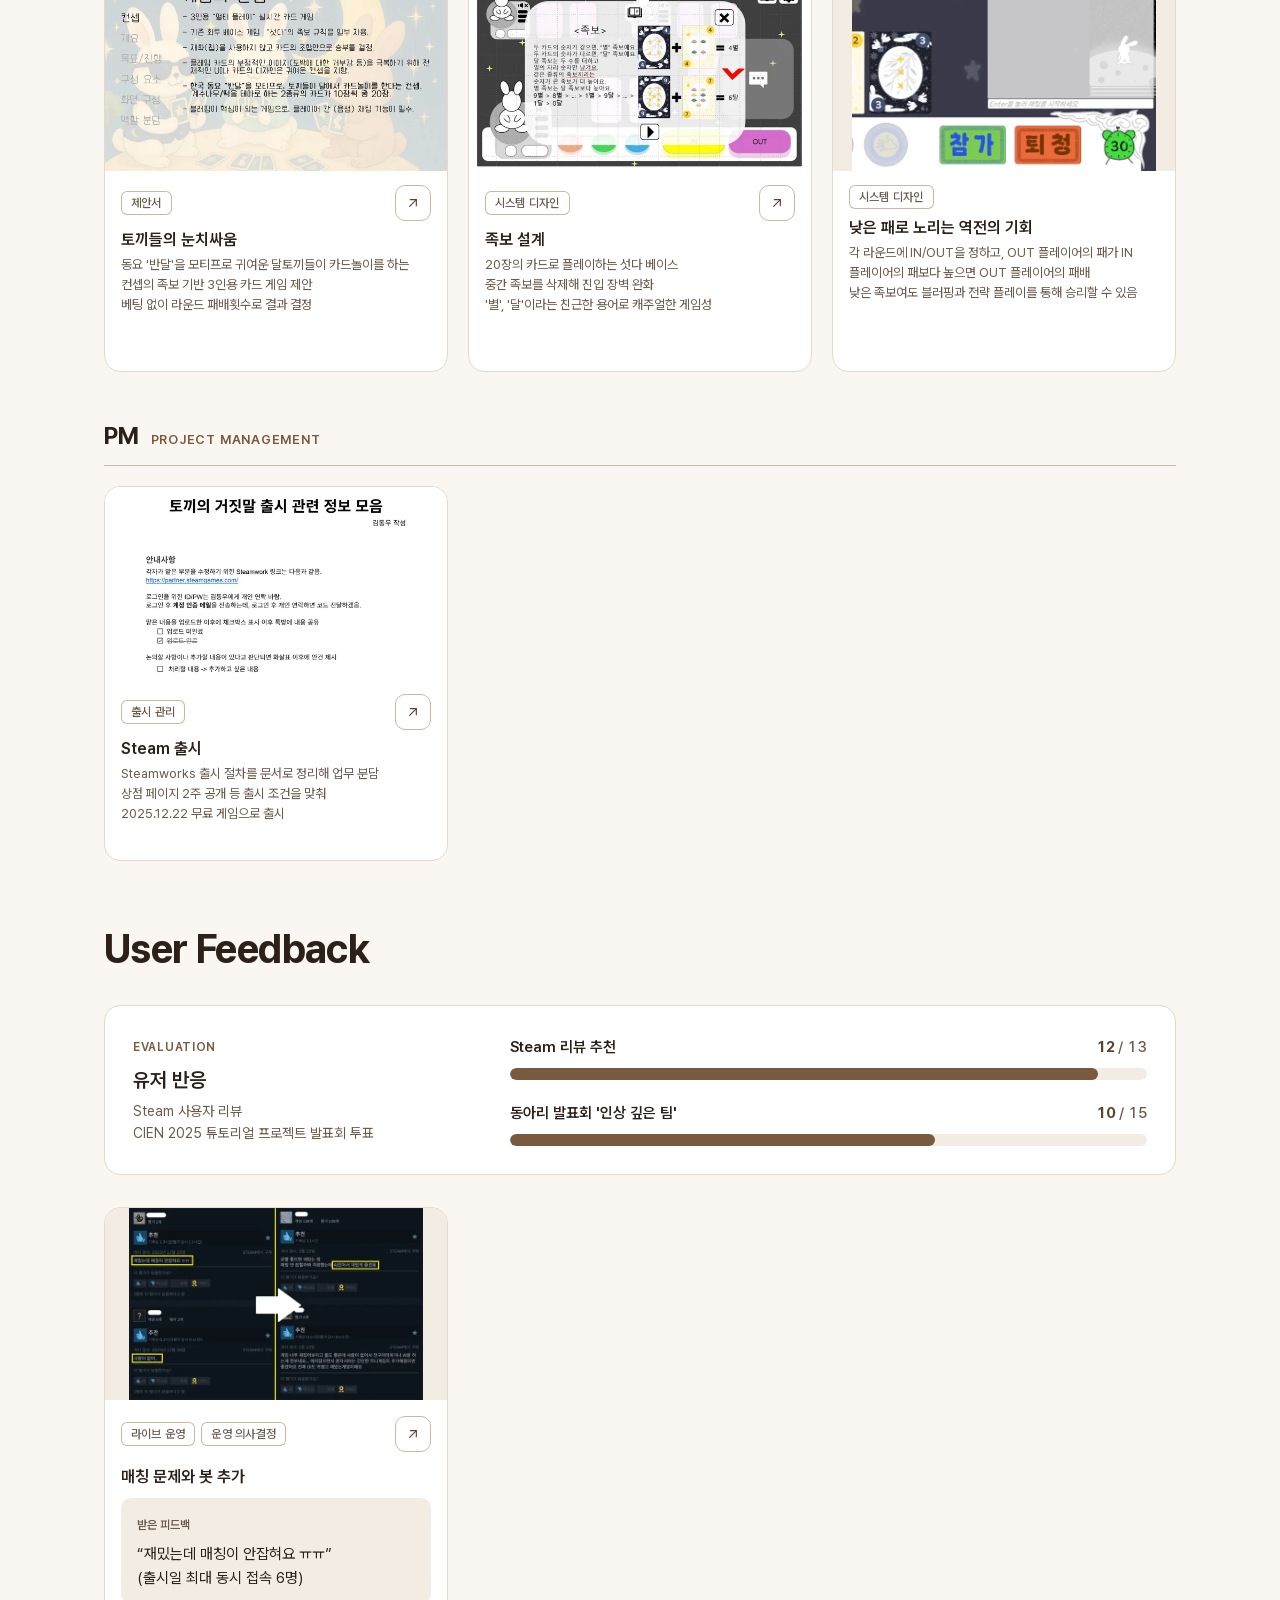
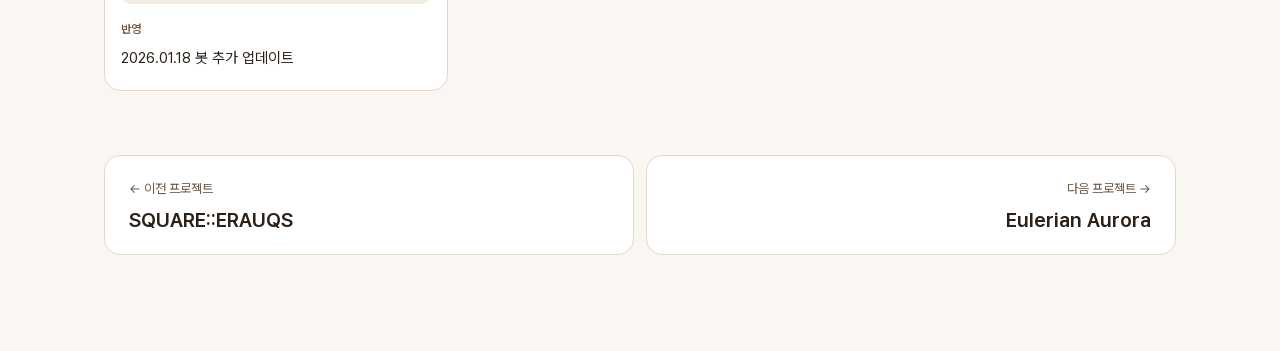
<file: toki.html>
<!doctype html>
<html lang="ko">
<head>
<meta charset="utf-8">
<meta name="viewport" content="width=device-width, initial-scale=1">
<title>토끼의 거짓말 · 김동우</title>
<meta name="description" content="족보와 블러핑을 기반으로 하는 논 베팅 3인 카드 게임. 족보·참가/퇴청·1:1 스페셜 룰 설계, 화면 명세, Steam 출시와 봇 업데이트까지의 기여 정리.">
<meta property="og:type" content="article">
<meta property="og:title" content="토끼의 거짓말 · 김동우 게임 기획 포트폴리오">
<meta property="og:description" content="CIEN 2025 튜토리얼 프로젝트 1위 · Steam 출시 · 사용자 리뷰 13건 중 12건 추천">
<meta property="og:image" content="https://dng-u-2002.github.io/assets/og-image.png">
<meta property="og:image:width" content="800">
<meta property="og:image:height" content="800">
<link rel="icon" href="assets/favicon.svg" type="image/svg+xml">
<link rel="stylesheet" href="assets/css/portfolio.css">
</head>
<body>
<a class="skip-link" href="#main">본문으로 건너뛰기</a>

<nav class="pf-nav" aria-label="주요 메뉴">
  <div class="pf-nav-inner">
    <a class="pf-nav-name" href="index.html"><span class="pf-nav-logo" aria-hidden="true"><svg viewBox="0.9 1.8 21 21"><path fill-rule="evenodd" d="M6.6 21.2h10.8c.4 0 .7-.3.7-.7v-.9c0-.6-.5-1.1-1.1-1.1H7c-.6 0-1.1.5-1.1 1.1v.9c0 .4.3.7.7.7zM8 17.6c.2-2.4 2.5-3.5 2.6-5.3-.9.6-2.1.8-3.1.5l-1.4-.6c-.9-.4-1.4-1.3-1.1-2.1.5-1.2 1.7-2.5 3.2-3.7l1.3-3.4 1.7 2c3.3.2 6.3 2.8 6.6 6.8.2 2.4 0 4.3-.1 5.8zM9.6 8.1a.75.75 0 1 0 0 1.5.75.75 0 0 0 0-1.5z"/></svg></span>김동우</a>
    <div class="pf-nav-links">
      <a class="pf-nav-link" href="index.html#awards">Activities</a>
      <a class="pf-nav-link is-current" href="index.html#projects" aria-current="page">Projects</a>
      <a class="pf-nav-link" href="index.html#tools">Tools</a>
      <a class="pf-btn pf-btn-primary pf-btn-sm" href="mailto:dongwoo0613@gmail.com">Contact</a>
    </div>
  </div>
</nav>

<main id="main" class="container">

  <div class="back-link-wrap"><a class="back-link" href="index.html#projects">←&nbsp;Back</a></div>

  <!-- ============ 헤더 ============ -->
  <header class="project-header">
    <div class="pf-tags"><span class="pf-tag pf-tag-solid">Main Project</span></div>
    <h1 class="project-title">토끼의 거짓말</h1>
    <p class="project-lead">족보와 블러핑을 기반으로 하는 논 베팅 3인 카드 게임<br>한국의 달토끼 설화 모티프</p>
    <div class="pf-tags">
      <span class="pf-tag pf-tag-soft">4인 팀</span>
      <span class="pf-tag pf-tag-soft">Windows</span>
      <span class="pf-tag pf-tag-soft">Mac</span>
      <span class="pf-tag pf-tag-soft">3인 온라인 멀티</span>
      <span class="pf-tag pf-tag-soft">한국어 (영·일·중 준비 중)</span>
    </div>
    <div class="pf-tags">
      <span class="pf-tag pf-tag-outline">중앙대 CIEN 2025 튜토리얼 프로젝트 1위</span>
    </div>

    <!-- 대표 미디어 슬라이드: TK-01(영상) · TK-02 · TK-03 · TK-04 -->
    <div class="slider" data-slider role="region" aria-roledescription="carousel" aria-label="대표 이미지와 플레이 영상">
      <div class="slider-stage" data-stage>
        <div class="slide" data-slide role="group" aria-roledescription="slide" aria-label="1 / 4: 플레이 영상">
          <!-- 첫 번째 슬라이드는 메인 페이지 카드 썸네일과 같은 미디어입니다. 바꾸면 index.html 썸네일도 같이 바꾸세요. -->
          <!-- assets/toki/TK-01.mp4 가 없으면 Google Drive 플레이어로 대신 재생합니다. -->
          <video class="media-fill" controls autoplay muted loop playsinline preload="auto" poster="assets/toki/TK-01-poster.webp" data-autoplay data-drive-id="1bGB2uQuDVzPeHTicU1-YHSDd2AVi4KUU" aria-label="토끼의 거짓말 플레이 영상">
            <source src="assets/toki/TK-01.mp4" type="video/mp4">
          </video>
        </div>
        <div class="slide" data-slide role="group" aria-roledescription="slide" aria-label="2 / 4" hidden>
          <img src="assets/toki/TK-02.webp" alt="3장 모드에서 버릴 카드 한 장을 고르는 인게임 화면" width="1920" height="1081" loading="lazy" decoding="async" srcset="assets/toki/TK-02-640w.webp 640w, assets/toki/TK-02-1280w.webp 1280w, assets/toki/TK-02.webp 1920w" sizes="(max-width: 1120px) 100vw, 1072px" data-full="assets/toki/TK-02.webp">
        </div>
        <div class="slide" data-slide role="group" aria-roledescription="slide" aria-label="3 / 4" hidden>
          <img src="assets/toki/TK-03.webp" alt="한 판이 끝나고 꼴찌를 알리는 결과 화면. 참가와 퇴청을 고른 플레이어의 패가 공개됨" width="1920" height="1081" loading="lazy" decoding="async" srcset="assets/toki/TK-03-640w.webp 640w, assets/toki/TK-03-1280w.webp 1280w, assets/toki/TK-03.webp 1920w" sizes="(max-width: 1120px) 100vw, 1072px" data-full="assets/toki/TK-03.webp">
        </div>
        <div class="slide" data-slide role="group" aria-roledescription="slide" aria-label="4 / 4" hidden>
          <img src="assets/toki/TK-04.webp" alt="달토끼 캐릭터 표정으로 감정을 표현하는 이모티콘 선택 창" width="1920" height="1081" loading="lazy" decoding="async" srcset="assets/toki/TK-04-640w.webp 640w, assets/toki/TK-04-1280w.webp 1280w, assets/toki/TK-04.webp 1920w" sizes="(max-width: 1120px) 100vw, 1072px" data-full="assets/toki/TK-04.webp">
        </div>
        <button type="button" class="slider-btn slider-prev" data-prev aria-label="이전 슬라이드"><svg width="20" height="20" viewBox="0 0 24 24" fill="none" stroke="currentColor" stroke-width="1.75" stroke-linecap="round" stroke-linejoin="round" aria-hidden="true"><path d="M15 18l-6-6 6-6"/></svg></button>
        <button type="button" class="slider-btn slider-next" data-next aria-label="다음 슬라이드"><svg width="20" height="20" viewBox="0 0 24 24" fill="none" stroke="currentColor" stroke-width="1.75" stroke-linecap="round" stroke-linejoin="round" aria-hidden="true"><path d="M9 18l6-6-6-6"/></svg></button>
        <span class="slider-counter" data-counter aria-live="polite">1 / 4</span>
      </div>
      <div class="slider-dots">
        <button type="button" class="slider-dot" data-dot aria-label="1번째 슬라이드 보기" aria-current="true"><span></span></button>
        <button type="button" class="slider-dot" data-dot aria-label="2번째 슬라이드 보기"><span></span></button>
        <button type="button" class="slider-dot" data-dot aria-label="3번째 슬라이드 보기"><span></span></button>
        <button type="button" class="slider-dot" data-dot aria-label="4번째 슬라이드 보기"><span></span></button>
      </div>
    </div>

    <div class="project-links">
      <a class="pf-btn pf-btn-primary" href="https://store.steampowered.com/app/4081810/" target="_blank" rel="noopener">Play on Steam</a>
      <a class="pf-btn pf-btn-secondary" href="https://circular-texture-f35.notion.site/225edf5abe18811d83bece9ac88ac0a8" target="_blank" rel="noopener">Notion</a>
    </div>
  </header>

  <!-- ============ 핵심 수치 ============ -->
  <section class="stat-strip" aria-label="핵심 수치">
    <div class="stat">
      <div class="stat-num">354</div>
      <div class="stat-name">Steam Lifetime UV</div>
      <div class="stat-note">26.10.23. 기준</div>
    </div>
    <div class="stat">
      <div class="stat-num">12<small>/13</small></div>
      <div class="stat-name">Steam 평가 긍정적</div>
      <div class="stat-note">26.10.23. 기준</div>
    </div>
    <div class="stat">
      <div class="stat-num">176</div>
      <div class="stat-name">Steam 위시리스트</div>
      <div class="stat-note">26.10.23. 기준</div>
    </div>
  </section>

  <!-- ============ 기여 ============ -->
  <section class="detail-section" aria-labelledby="contrib-title">
    <div class="detail-section-head">
      <header class="pf-sh"><h2 class="pf-sh-title" id="contrib-title">Contributions</h2></header>
      <div class="pf-tags">
        <span class="pf-tag pf-tag-soft">시스템 기획</span>
        <span class="pf-tag pf-tag-outline">PM</span>
      </div>
    </div>

    <!-- 기획 -->
    <div class="contrib-group" id="design">
      <div class="contrib-head"><h3>기획</h3><span>GAME DESIGN</span></div>
      <div class="card-grid">

        <article class="work-card">
          <button type="button" class="work-thumb" data-zoom data-caption="기획서 · 게임의 컨셉" aria-label="기획서 · 게임의 컨셉 크게 보기">
            <img src="assets/toki/TK-05-640w.webp" alt="기획서의 게임 컨셉 페이지. 3인용 실시간 카드 게임, 섯다 족보 일부 차용, 재화 없이 카드 조합으로 승부, 동요 반달 모티프의 카드 20장" width="1497" height="844" loading="lazy" decoding="async" srcset="assets/toki/TK-05-640w.webp 640w, assets/toki/TK-05.webp 1497w" sizes="(max-width: 760px) 100vw, (max-width: 1120px) 50vw, 344px" data-full="assets/toki/TK-05.webp">
          </button>
          <div class="work-body">
            <div class="work-meta">
              <div class="pf-tags"><span class="pf-tag pf-tag-outline">제안서</span></div>
              <a class="doc-link" href="https://drive.google.com/file/d/1FmKB5WoSoMUFoaD6mHRZx-znQSSzt8tc/view?usp=sharing" target="_blank" rel="noopener" aria-label="기획서 열기 (새 탭)" title="관련 문서 열기"><svg width="16" height="16" viewBox="0 0 24 24" fill="none" stroke="currentColor" stroke-width="1.75" stroke-linecap="round" stroke-linejoin="round" aria-hidden="true"><path d="M7 17L17 7"/><path d="M8 7h9v9"/></svg></a>
            </div>
            <h4 class="work-title">토끼들의 눈치싸움</h4>
            <p class="work-desc">동요 '반달'을 모티프로 귀여운 달토끼들이 카드놀이를 하는 컨셉의 족보 기반 3인용 카드 게임 제안<br>베팅 없이 라운드 패배횟수로 결과 결정<br><br><br></p>
          </div>
        </article>

        <article class="work-card">
          <button type="button" class="work-thumb" data-zoom data-caption="룰북 · 족보 화면" aria-label="룰북 · 족보 화면 크게 보기">
            <img src="assets/toki/TK-06-640w.webp" alt="족보를 설명하는 룰북 화면 와이어프레임. 같은 숫자 두 장은 별, 다른 숫자는 두 수를 더한 일의 자리 달" width="1195" height="674" loading="lazy" decoding="async" srcset="assets/toki/TK-06-640w.webp 640w, assets/toki/TK-06.webp 1195w" sizes="(max-width: 760px) 100vw, (max-width: 1120px) 50vw, 344px" data-full="assets/toki/TK-06.webp">
          </button>
          <div class="work-body">
            <div class="work-meta">
              <div class="pf-tags"><span class="pf-tag pf-tag-outline">시스템 디자인</span></div>
              <a class="doc-link" href="https://drive.google.com/file/d/1WYrgB8HV-EmU5jJ7laQUrCO260yTSRPt/view?usp=sharing" target="_blank" rel="noopener" aria-label="룰북 UI 문서 열기 (새 탭)" title="관련 문서 열기"><svg width="16" height="16" viewBox="0 0 24 24" fill="none" stroke="currentColor" stroke-width="1.75" stroke-linecap="round" stroke-linejoin="round" aria-hidden="true"><path d="M7 17L17 7"/><path d="M8 7h9v9"/></svg></a>
            </div>
            <h4 class="work-title">족보 설계</h4>
            <p class="work-desc">20장의 카드로 플레이하는 섯다 베이스<br>중간 족보를 삭제해 진입 장벽 완화<br>'별', '달'이라는 친근한 용어로 캐주얼한 게임성<br></p>
          </div>
        </article>

        <article class="work-card">
          <button type="button" class="work-thumb" data-zoom data-caption="참가·퇴청 선택 화면" aria-label="참가·퇴청 선택 화면 크게 보기">
            <img src="assets/toki/TK-07-640w.webp" alt="인게임 하단의 참가·퇴청 버튼과 30초 제한 타이머" width="982" height="621" loading="lazy" decoding="async" srcset="assets/toki/TK-07-640w.webp 640w, assets/toki/TK-07.webp 982w" sizes="(max-width: 760px) 100vw, (max-width: 1120px) 50vw, 344px" data-full="assets/toki/TK-07.webp">
          </button>
          <div class="work-body">
            <div class="work-meta">
              <div class="pf-tags"><span class="pf-tag pf-tag-outline">시스템 디자인</span></div>
            </div>
            <h4 class="work-title">낮은 패로 노리는 역전의 기회</h4>
            <p class="work-desc">각 라운드에 IN/OUT을 정하고, OUT 플레이어의 패가 IN 플레이어의 패보다 높으면 OUT 플레이어의 패배<br>낮은 족보여도 블러핑과 전략 플레이를 통해 승리할 수 있음<br><br></p>
          </div>
        </article>




      </div>
    </div>

    <!-- PM -->
    <div class="contrib-group" id="pm">
      <div class="contrib-head"><h3>PM</h3><span>PROJECT MANAGEMENT</span></div>
      <div class="card-grid">


        <article class="work-card">
          <button type="button" class="work-thumb is-cover is-top" data-zoom data-caption="출시 관련 정보 모음 문서" aria-label="출시 관련 정보 모음 문서 크게 보기">
            <img src="assets/toki/TK-08-640w.webp" alt="토끼의 거짓말 출시 관련 정보 모음 문서. 직군별 출시 작업 분배와 출시까지 필요한 3가지 절차" width="1187" height="1090" loading="lazy" decoding="async" srcset="assets/toki/TK-08-640w.webp 640w, assets/toki/TK-08.webp 1187w" sizes="(max-width: 760px) 100vw, (max-width: 1120px) 50vw, 344px" data-full="assets/toki/TK-08.webp">
          </button>
          <div class="work-body">
            <div class="work-meta">
              <div class="pf-tags"><span class="pf-tag pf-tag-outline">출시 관리</span></div>
              <a class="doc-link" href="https://store.steampowered.com/app/4081810/" target="_blank" rel="noopener" aria-label="Steam 스토어 페이지 열기 (새 탭)" title="관련 문서 열기"><svg width="16" height="16" viewBox="0 0 24 24" fill="none" stroke="currentColor" stroke-width="1.75" stroke-linecap="round" stroke-linejoin="round" aria-hidden="true"><path d="M7 17L17 7"/><path d="M8 7h9v9"/></svg></a>
            </div>
            <h4 class="work-title">Steam 출시</h4>
            <p class="work-desc">Steamworks 출시 절차를 문서로 정리해 업무 분담<br>상점 페이지 2주 공개 등 출시 조건을 맞춰 <br>2025.12.22 무료 게임으로 출시</p>
          </div>
        </article>

      </div>
    </div>

    <!-- QA -->
  </section>

  <!-- ============ 유저 피드백 ============ -->
  <section class="detail-section" aria-labelledby="feedback-title">
    <header class="pf-sh"><h2 class="pf-sh-title" id="feedback-title">User Feedback</h2></header>

    <div class="survey">
      <div class="survey-intro">
        <div class="survey-kicker">EVALUATION</div>
        <div class="survey-title">유저 반응</div>
        <div class="survey-note">Steam 사용자 리뷰<br>CIEN 2025 튜토리얼 프로젝트 발표회 투표 </div>
      </div>
      <div class="survey-bars">
        <div class="bar" data-unit="건">
          <div class="bar-head"><span class="bar-name">Steam 리뷰 추천</span><span class="bar-score">12 <span>/ 13</span></span></div>
          <div class="bar-track" role="img" aria-label="Steam 리뷰 추천 12/13건"><span style="width: 92.3%;"></span></div>
        </div>
        <div class="bar" data-unit="명">
          <div class="bar-head"><span class="bar-name">동아리 발표회 '인상 깊은 팀'</span><span class="bar-score">10 <span>/ 15</span></span></div>
          <div class="bar-track" role="img" aria-label="발표회 인상 깊은 팀 투표 10/15명"><span style="width: 66.7%;"></span></div>
        </div>
      </div>
    </div>

    <div class="card-grid">

      <article class="work-card">
        <button type="button" class="work-thumb" data-zoom data-caption="봇 추가 전후 Steam 리뷰" aria-label="봇 추가 전후 Steam 리뷰 크게 보기">
          <img src="assets/toki/TK-09-640w.webp" alt="봇 추가 전후 Steam 추천 리뷰 비교. 매칭이 안 잡힌다는 리뷰가 봇 추가 후 AI가 있어 재밌게 즐겼다는 리뷰로 바뀜" width="1319" height="861" loading="lazy" decoding="async" srcset="assets/toki/TK-09-640w.webp 640w, assets/toki/TK-09.webp 1319w" sizes="(max-width: 760px) 100vw, (max-width: 1120px) 50vw, 344px" data-full="assets/toki/TK-09.webp">
        </button>
        <div class="feedback-body">
          <div class="work-meta">
            <div class="pf-tags"><span class="pf-tag pf-tag-outline">라이브 운영</span><span class="pf-tag pf-tag-outline">운영 의사결정</span></div>
            <a class="doc-link" href="https://store.steampowered.com/news/app/4081810/view/373368994105657772?l=koreana" target="_blank" rel="noopener" aria-label="봇 추가 업데이트 소식 열기 (새 탭)" title="관련 문서 열기"><svg width="16" height="16" viewBox="0 0 24 24" fill="none" stroke="currentColor" stroke-width="1.75" stroke-linecap="round" stroke-linejoin="round" aria-hidden="true"><path d="M7 17L17 7"/><path d="M8 7h9v9"/></svg></a>
          </div>
          <h4 class="work-title">매칭 문제와 봇 추가</h4>
          <div class="feedback-quote">
            <span class="feedback-label">받은 피드백</span>
            <p class="feedback-text">“재밌는데 매칭이 안잡혀요 ㅠㅠ” <br>(출시일 최대 동시 접속 6명) </p>
          </div>
          <div class="feedback-change">
            <span class="feedback-label feedback-label-brand">반영</span>
            <p class="feedback-text">2026.01.18 봇 추가 업데이트<br></p>
          </div>
        </div>
      </article>

    </div>
  </section>

  <nav class="next-nav" aria-label="프로젝트 이동">
    <a class="next-link prev-link" href="square-erauqs.html"><small>← 이전 프로젝트</small><strong>SQUARE::ERAUQS</strong></a>
    <a class="next-link" href="aurora.html"><small>다음 프로젝트 →</small><strong>Eulerian Aurora</strong></a>
  </nav>

</main>

<!-- 확대 보기 -->
<dialog class="lightbox" data-lightbox aria-label="크게 보기">
  <button type="button" class="lightbox-close" data-lightbox-close aria-label="닫기"><svg width="22" height="22" viewBox="0 0 24 24" fill="none" stroke="currentColor" stroke-width="1.75" stroke-linecap="round" stroke-linejoin="round" aria-hidden="true"><path d="M18 6L6 18"/><path d="M6 6l12 12"/></svg></button>
  <div class="lightbox-media" data-lightbox-media></div>
  <div class="lightbox-caption" data-lightbox-caption></div>
</dialog>

<script src="assets/js/site.js" defer></script>
</body>
</html>
</file>
<file: assets/css/portfolio.css>
/* ==========================================================================
   김동우 게임 기획 포트폴리오 — 공통 스타일
   디자인 시스템 "동우 포트폴리오" 토큰 + 컴포넌트 + 페이지 레이아웃
   ========================================================================== */

/*
Copyright (c) 2021 Kil Hyung-jin, with Reserved Font Name Pretendard.
https://github.com/orioncactus/pretendard

This Font Software is licensed under the SIL Open Font License, Version 1.1.
This license is copied below, and is also available with a FAQ at:
http://scripts.sil.org/OFL
*/
/* [0] */
@font-face {
	font-family: 'Pretendard Variable';
	font-style: normal;
	font-display: swap;
	font-weight: 45 920;
	src: url(../fonts/pretendard/PretendardVariable.subset.0.woff2) format('woff2-variations');
	unicode-range: U+f9ca-fa0b, U+ff03-ff05, U+ff07, U+ff0a-ff0b, U+ff0d-ff19, U+ff1b, U+ff1d, U+ff20-ff5b, U+ff5d, U+ffe0-ffe3, U+ffe5-ffe6;
}

/* [1] */
@font-face {
	font-family: 'Pretendard Variable';
	font-style: normal;
	font-display: swap;
	font-weight: 45 920;
	src: url(../fonts/pretendard/PretendardVariable.subset.1.woff2) format('woff2-variations');
	unicode-range: U+d723-d728, U+d72a-d733, U+d735-d748, U+d74a-d74f, U+d752-d753, U+d755-d757, U+d75a-d75f, U+d762-d764, U+d766-d768, U+d76a-d76b, U+d76d-d76f, U+d771-d787, U+d789-d78b, U+d78d-d78f, U+d791-d797, U+d79a, U+d79c, U+d79e-d7a3, U+f900-f909, U+f90b-f92e;
}

/* [2] */
@font-face {
	font-family: 'Pretendard Variable';
	font-style: normal;
	font-display: swap;
	font-weight: 45 920;
	src: url(../fonts/pretendard/PretendardVariable.subset.2.woff2) format('woff2-variations');
	unicode-range: U+d679-d68b, U+d68e-d69e, U+d6a0, U+d6a2-d6a7, U+d6a9-d6c3, U+d6c6-d6c7, U+d6c9-d6cb, U+d6cd-d6d3, U+d6d5-d6d6, U+d6d8-d6e3, U+d6e5-d6e7, U+d6e9-d6fb, U+d6fd-d717, U+d719-d71f, U+d721-d722;
}

/* [3] */
@font-face {
	font-family: 'Pretendard Variable';
	font-style: normal;
	font-display: swap;
	font-weight: 45 920;
	src: url(../fonts/pretendard/PretendardVariable.subset.3.woff2) format('woff2-variations');
	unicode-range: U+d5bc-d5c7, U+d5ca-d5cb, U+d5cd-d5cf, U+d5d1-d5d7, U+d5d9-d5da, U+d5dc, U+d5de-d5e3, U+d5e6-d5e7, U+d5e9-d5eb, U+d5ed-d5f6, U+d5f8, U+d5fa-d5ff, U+d602-d603, U+d605-d607, U+d609-d60f, U+d612-d613, U+d616-d61b, U+d61d-d637, U+d63a-d63b, U+d63d-d63f, U+d641-d647, U+d64a-d64c, U+d64e-d653, U+d656-d657, U+d659-d65b, U+d65d-d666, U+d668, U+d66a-d678;
}

/* [4] */
@font-face {
	font-family: 'Pretendard Variable';
	font-style: normal;
	font-display: swap;
	font-weight: 45 920;
	src: url(../fonts/pretendard/PretendardVariable.subset.4.woff2) format('woff2-variations');
	unicode-range: U+d507, U+d509-d50b, U+d50d-d513, U+d515-d53b, U+d53e-d53f, U+d541-d543, U+d545-d54c, U+d54e, U+d550, U+d552-d557, U+d55a-d55b, U+d55d-d55f, U+d561-d564, U+d566-d567, U+d56a, U+d56c, U+d56e-d573, U+d576-d577, U+d579-d583, U+d585-d586, U+d58a-d5a4, U+d5a6-d5bb;
}

/* [5] */
@font-face {
	font-family: 'Pretendard Variable';
	font-style: normal;
	font-display: swap;
	font-weight: 45 920;
	src: url(../fonts/pretendard/PretendardVariable.subset.5.woff2) format('woff2-variations');
	unicode-range: U+d464-d477, U+d47a-d47b, U+d47d-d47f, U+d481-d487, U+d489-d48a, U+d48c, U+d48e-d4e7, U+d4e9-d503, U+d505-d506;
}

/* [6] */
@font-face {
	font-family: 'Pretendard Variable';
	font-style: normal;
	font-display: swap;
	font-weight: 45 920;
	src: url(../fonts/pretendard/PretendardVariable.subset.6.woff2) format('woff2-variations');
	unicode-range: U+d3bf-d3c7, U+d3ca-d3cf, U+d3d1-d3eb, U+d3ee-d3ef, U+d3f1-d3f3, U+d3f5-d3fb, U+d3fd-d400, U+d402-d45b, U+d45d-d463;
}

/* [7] */
@font-face {
	font-family: 'Pretendard Variable';
	font-style: normal;
	font-display: swap;
	font-weight: 45 920;
	src: url(../fonts/pretendard/PretendardVariable.subset.7.woff2) format('woff2-variations');
	unicode-range: U+d2ff, U+d302-d304, U+d306-d30b, U+d30f, U+d311-d313, U+d315-d31b, U+d31e, U+d322-d324, U+d326-d327, U+d32a-d32b, U+d32d-d32f, U+d331-d337, U+d339-d33c, U+d33e-d37b, U+d37e-d37f, U+d381-d383, U+d385-d38b, U+d38e-d390, U+d392-d397, U+d39a-d39b, U+d39d-d39f, U+d3a1-d3a7, U+d3a9-d3aa, U+d3ac, U+d3ae-d3b3, U+d3b5-d3b7, U+d3b9-d3bb, U+d3bd-d3be;
}

/* [8] */
@font-face {
	font-family: 'Pretendard Variable';
	font-style: normal;
	font-display: swap;
	font-weight: 45 920;
	src: url(../fonts/pretendard/PretendardVariable.subset.8.woff2) format('woff2-variations');
	unicode-range: U+d257-d27f, U+d281-d29b, U+d29d-d29f, U+d2a1-d2ab, U+d2ad-d2b7, U+d2ba-d2bb, U+d2bd-d2bf, U+d2c1-d2c7, U+d2c9-d2ef, U+d2f2-d2f3, U+d2f5-d2f7, U+d2f9-d2fe;
}

/* [9] */
@font-face {
	font-family: 'Pretendard Variable';
	font-style: normal;
	font-display: swap;
	font-weight: 45 920;
	src: url(../fonts/pretendard/PretendardVariable.subset.9.woff2) format('woff2-variations');
	unicode-range: U+d1b4, U+d1b6-d1f3, U+d1f5-d22b, U+d22e-d22f, U+d231-d233, U+d235-d23b, U+d23d-d240, U+d242-d256;
}

/* [10] */
@font-face {
	font-family: 'Pretendard Variable';
	font-style: normal;
	font-display: swap;
	font-weight: 45 920;
	src: url(../fonts/pretendard/PretendardVariable.subset.10.woff2) format('woff2-variations');
	unicode-range: U+d105-d12f, U+d132-d133, U+d135-d137, U+d139-d13f, U+d141-d142, U+d144, U+d146-d14b, U+d14e-d14f, U+d151-d153, U+d155-d15b, U+d15e-d187, U+d189-d19f, U+d1a2-d1a3, U+d1a5-d1a7, U+d1a9-d1af, U+d1b2-d1b3;
}

/* [11] */
@font-face {
	font-family: 'Pretendard Variable';
	font-style: normal;
	font-display: swap;
	font-weight: 45 920;
	src: url(../fonts/pretendard/PretendardVariable.subset.11.woff2) format('woff2-variations');
	unicode-range: U+d04b-d04f, U+d051-d057, U+d059-d06b, U+d06d-d06f, U+d071-d073, U+d075-d07b, U+d07e-d0a3, U+d0a6-d0a7, U+d0a9-d0ab, U+d0ad-d0b3, U+d0b6, U+d0b8, U+d0ba-d0bf, U+d0c2-d0c3, U+d0c5-d0c7, U+d0c9-d0cf, U+d0d2, U+d0d6-d0db, U+d0de-d0df, U+d0e1-d0e3, U+d0e5-d0eb, U+d0ee-d0f0, U+d0f2-d104;
}

/* [12] */
@font-face {
	font-family: 'Pretendard Variable';
	font-style: normal;
	font-display: swap;
	font-weight: 45 920;
	src: url(../fonts/pretendard/PretendardVariable.subset.12.woff2) format('woff2-variations');
	unicode-range: U+cfa2-cfc3, U+cfc5-cfdf, U+cfe2-cfe3, U+cfe5-cfe7, U+cfe9-cff4, U+cff6-cffb, U+cffd-cfff, U+d001-d003, U+d005-d017, U+d019-d033, U+d036-d037, U+d039-d03b, U+d03d-d04a;
}

/* [13] */
@font-face {
	font-family: 'Pretendard Variable';
	font-style: normal;
	font-display: swap;
	font-weight: 45 920;
	src: url(../fonts/pretendard/PretendardVariable.subset.13.woff2) format('woff2-variations');
	unicode-range: U+cef0-cef3, U+cef6, U+cef9-ceff, U+cf01-cf03, U+cf05-cf07, U+cf09-cf0f, U+cf11-cf12, U+cf14-cf1b, U+cf1d-cf1f, U+cf21-cf2f, U+cf31-cf53, U+cf56-cf57, U+cf59-cf5b, U+cf5d-cf63, U+cf66, U+cf68, U+cf6a-cf6f, U+cf71-cf84, U+cf86-cf8b, U+cf8d-cfa1;
}

/* [14] */
@font-face {
	font-family: 'Pretendard Variable';
	font-style: normal;
	font-display: swap;
	font-weight: 45 920;
	src: url(../fonts/pretendard/PretendardVariable.subset.14.woff2) format('woff2-variations');
	unicode-range: U+ce3c-ce57, U+ce5a-ce5b, U+ce5d-ce5f, U+ce61-ce67, U+ce6a, U+ce6c, U+ce6e-ce73, U+ce76-ce77, U+ce79-ce7b, U+ce7d-ce83, U+ce85-ce88, U+ce8a-ce8f, U+ce91-ce93, U+ce95-ce97, U+ce99-ce9f, U+cea2, U+cea4-ceab, U+cead-cee3, U+cee6-cee7, U+cee9-ceeb, U+ceed-ceef;
}

/* [15] */
@font-face {
	font-family: 'Pretendard Variable';
	font-style: normal;
	font-display: swap;
	font-weight: 45 920;
	src: url(../fonts/pretendard/PretendardVariable.subset.15.woff2) format('woff2-variations');
	unicode-range: U+cd92-cd93, U+cd96-cd97, U+cd99-cd9b, U+cd9d-cda3, U+cda6-cda8, U+cdaa-cdaf, U+cdb1-cdc3, U+cdc5-cdcb, U+cdcd-cde7, U+cde9-ce03, U+ce05-ce1f, U+ce22-ce34, U+ce36-ce3b;
}

/* [16] */
@font-face {
	font-family: 'Pretendard Variable';
	font-style: normal;
	font-display: swap;
	font-weight: 45 920;
	src: url(../fonts/pretendard/PretendardVariable.subset.16.woff2) format('woff2-variations');
	unicode-range: U+ccef-cd07, U+cd0a-cd0b, U+cd0d-cd1a, U+cd1c, U+cd1e-cd2b, U+cd2d-cd5b, U+cd5d-cd77, U+cd79-cd91;
}

/* [17] */
@font-face {
	font-family: 'Pretendard Variable';
	font-style: normal;
	font-display: swap;
	font-weight: 45 920;
	src: url(../fonts/pretendard/PretendardVariable.subset.17.woff2) format('woff2-variations');
	unicode-range: U+cc3f-cc43, U+cc46-cc47, U+cc49-cc4b, U+cc4d-cc53, U+cc55-cc58, U+cc5a-cc5f, U+cc61-cc97, U+cc9a-cc9b, U+cc9d-cc9f, U+cca1-cca7, U+ccaa, U+ccac, U+ccae-ccb3, U+ccb6-ccb7, U+ccb9-ccbb, U+ccbd-cccf, U+ccd1-cce3, U+cce5-ccee;
}

/* [18] */
@font-face {
	font-family: 'Pretendard Variable';
	font-style: normal;
	font-display: swap;
	font-weight: 45 920;
	src: url(../fonts/pretendard/PretendardVariable.subset.18.woff2) format('woff2-variations');
	unicode-range: U+cb91-cbd3, U+cbd5-cbe3, U+cbe5-cc0b, U+cc0e-cc0f, U+cc11-cc13, U+cc15-cc1b, U+cc1d-cc20, U+cc23-cc27, U+cc2a-cc2b, U+cc2d, U+cc2f, U+cc31-cc37, U+cc3a, U+cc3c;
}

/* [19] */
@font-face {
	font-family: 'Pretendard Variable';
	font-style: normal;
	font-display: swap;
	font-weight: 45 920;
	src: url(../fonts/pretendard/PretendardVariable.subset.19.woff2) format('woff2-variations');
	unicode-range: U+caf4-cb47, U+cb4a-cb90;
}

/* [20] */
@font-face {
	font-family: 'Pretendard Variable';
	font-style: normal;
	font-display: swap;
	font-weight: 45 920;
	src: url(../fonts/pretendard/PretendardVariable.subset.20.woff2) format('woff2-variations');
	unicode-range: U+ca4a-ca4b, U+ca4e-ca4f, U+ca51-ca53, U+ca55-ca5b, U+ca5d-ca60, U+ca62-ca83, U+ca85-cabb, U+cabe-cabf, U+cac1-cac3, U+cac5-cacb, U+cacd-cad0, U+cad2, U+cad4-cad8, U+cada-caf3;
}

/* [21] */
@font-face {
	font-family: 'Pretendard Variable';
	font-style: normal;
	font-display: swap;
	font-weight: 45 920;
	src: url(../fonts/pretendard/PretendardVariable.subset.21.woff2) format('woff2-variations');
	unicode-range: U+c996-c997, U+c99a-c99c, U+c99e-c9bf, U+c9c2-c9c3, U+c9c5-c9c7, U+c9c9-c9cf, U+c9d2, U+c9d4, U+c9d7-c9d8, U+c9db, U+c9de-c9df, U+c9e1-c9e3, U+c9e5-c9e6, U+c9e8-c9eb, U+c9ee-c9f0, U+c9f2-c9f7, U+c9f9-ca0b, U+ca0d-ca28, U+ca2a-ca49;
}

/* [22] */
@font-face {
	font-family: 'Pretendard Variable';
	font-style: normal;
	font-display: swap;
	font-weight: 45 920;
	src: url(../fonts/pretendard/PretendardVariable.subset.22.woff2) format('woff2-variations');
	unicode-range: U+c8e9-c8f4, U+c8f6-c8fb, U+c8fe-c8ff, U+c901-c903, U+c905-c90b, U+c90e-c910, U+c912-c917, U+c919-c92b, U+c92d-c94f, U+c951-c953, U+c955-c96b, U+c96d-c973, U+c975-c987, U+c98a-c98b, U+c98d-c98f, U+c991-c995;
}

/* [23] */
@font-face {
	font-family: 'Pretendard Variable';
	font-style: normal;
	font-display: swap;
	font-weight: 45 920;
	src: url(../fonts/pretendard/PretendardVariable.subset.23.woff2) format('woff2-variations');
	unicode-range: U+c841-c84b, U+c84d-c86f, U+c872-c873, U+c875-c877, U+c879-c87f, U+c882-c884, U+c887-c88a, U+c88d-c8c3, U+c8c5-c8df, U+c8e1-c8e8;
}

/* [24] */
@font-face {
	font-family: 'Pretendard Variable';
	font-style: normal;
	font-display: swap;
	font-weight: 45 920;
	src: url(../fonts/pretendard/PretendardVariable.subset.24.woff2) format('woff2-variations');
	unicode-range: U+c779-c77b, U+c77e-c782, U+c786, U+c78b, U+c78d, U+c78f, U+c792-c793, U+c795, U+c797, U+c799-c79f, U+c7a2, U+c7a7-c7ab, U+c7ae-c7bb, U+c7bd-c7c0, U+c7c2-c7c7, U+c7c9-c7dc, U+c7de-c7ff, U+c802-c803, U+c805-c807, U+c809, U+c80b-c80f, U+c812, U+c814, U+c817-c81b, U+c81e-c81f, U+c821-c823, U+c825-c82e, U+c830-c837, U+c839-c83b, U+c83d-c840;
}

/* [25] */
@font-face {
	font-family: 'Pretendard Variable';
	font-style: normal;
	font-display: swap;
	font-weight: 45 920;
	src: url(../fonts/pretendard/PretendardVariable.subset.25.woff2) format('woff2-variations');
	unicode-range: U+c6bb-c6bf, U+c6c2, U+c6c4, U+c6c6-c6cb, U+c6ce-c6cf, U+c6d1-c6d3, U+c6d5-c6db, U+c6dd-c6df, U+c6e1-c6e7, U+c6e9-c6eb, U+c6ed-c6ef, U+c6f1-c6f8, U+c6fa-c703, U+c705-c707, U+c709-c70b, U+c70d-c716, U+c718, U+c71a-c71f, U+c722-c723, U+c725-c727, U+c729-c734, U+c736-c73b, U+c73e-c73f, U+c741-c743, U+c745-c74b, U+c74e-c750, U+c752-c757, U+c759-c773, U+c776-c777;
}

/* [26] */
@font-face {
	font-family: 'Pretendard Variable';
	font-style: normal;
	font-display: swap;
	font-weight: 45 920;
	src: url(../fonts/pretendard/PretendardVariable.subset.26.woff2) format('woff2-variations');
	unicode-range: U+c5f5-c5fb, U+c5fe, U+c602-c605, U+c607, U+c609-c60f, U+c611-c61a, U+c61c-c623, U+c626-c627, U+c629-c62b, U+c62d, U+c62f-c632, U+c636, U+c638, U+c63a-c63f, U+c642-c643, U+c645-c647, U+c649-c652, U+c656-c65b, U+c65d-c65f, U+c661-c663, U+c665-c677, U+c679-c67b, U+c67d-c693, U+c696-c697, U+c699-c69b, U+c69d-c6a3, U+c6a6, U+c6a8, U+c6aa-c6af, U+c6b2-c6b3, U+c6b5-c6b7, U+c6b9-c6ba;
}

/* [27] */
@font-face {
	font-family: 'Pretendard Variable';
	font-style: normal;
	font-display: swap;
	font-weight: 45 920;
	src: url(../fonts/pretendard/PretendardVariable.subset.27.woff2) format('woff2-variations');
	unicode-range: U+c517-c527, U+c52a-c52b, U+c52d-c52f, U+c531-c538, U+c53a, U+c53c, U+c53e-c543, U+c546-c547, U+c54b, U+c54d-c552, U+c556, U+c55a-c55b, U+c55d, U+c55f, U+c562-c563, U+c565-c567, U+c569-c56f, U+c572, U+c574, U+c576-c57b, U+c57e-c57f, U+c581-c583, U+c585-c586, U+c588-c58b, U+c58e, U+c590, U+c592-c596, U+c599-c5b3, U+c5b6-c5b7, U+c5ba, U+c5be-c5c3, U+c5ca-c5cb, U+c5cd, U+c5cf, U+c5d2-c5d3, U+c5d5-c5d7, U+c5d9-c5df, U+c5e1-c5e2, U+c5e4, U+c5e6-c5eb, U+c5ef, U+c5f1-c5f3;
}

/* [28] */
@font-face {
	font-family: 'Pretendard Variable';
	font-style: normal;
	font-display: swap;
	font-weight: 45 920;
	src: url(../fonts/pretendard/PretendardVariable.subset.28.woff2) format('woff2-variations');
	unicode-range: U+c475-c4ef, U+c4f2-c4f3, U+c4f5-c4f7, U+c4f9-c4ff, U+c502-c50b, U+c50d-c516;
}

/* [29] */
@font-face {
	font-family: 'Pretendard Variable';
	font-style: normal;
	font-display: swap;
	font-weight: 45 920;
	src: url(../fonts/pretendard/PretendardVariable.subset.29.woff2) format('woff2-variations');
	unicode-range: U+c3d0-c3d7, U+c3da-c3db, U+c3dd-c3de, U+c3e1-c3ec, U+c3ee-c3f3, U+c3f5-c42b, U+c42d-c463, U+c466-c474;
}

/* [30] */
@font-face {
	font-family: 'Pretendard Variable';
	font-style: normal;
	font-display: swap;
	font-weight: 45 920;
	src: url(../fonts/pretendard/PretendardVariable.subset.30.woff2) format('woff2-variations');
	unicode-range: U+c32b-c367, U+c36a-c36b, U+c36d-c36f, U+c371-c377, U+c37a-c37b, U+c37e-c383, U+c385-c387, U+c389-c3cf;
}

/* [31] */
@font-face {
	font-family: 'Pretendard Variable';
	font-style: normal;
	font-display: swap;
	font-weight: 45 920;
	src: url(../fonts/pretendard/PretendardVariable.subset.31.woff2) format('woff2-variations');
	unicode-range: U+c26a-c26b, U+c26d-c26f, U+c271-c273, U+c275-c27b, U+c27e-c287, U+c289-c28f, U+c291-c297, U+c299-c29a, U+c29c-c2a3, U+c2a5-c2a7, U+c2a9-c2ab, U+c2ad-c2b3, U+c2b6, U+c2b8, U+c2ba-c2bb, U+c2bd-c2db, U+c2de-c2df, U+c2e1-c2e2, U+c2e5-c2ea, U+c2ee, U+c2f0, U+c2f2-c2f5, U+c2f7, U+c2fa-c2fb, U+c2fd-c2ff, U+c301-c307, U+c309-c30c, U+c30e-c312, U+c315-c323, U+c325-c328, U+c32a;
}

/* [32] */
@font-face {
	font-family: 'Pretendard Variable';
	font-style: normal;
	font-display: swap;
	font-weight: 45 920;
	src: url(../fonts/pretendard/PretendardVariable.subset.32.woff2) format('woff2-variations');
	unicode-range: U+c1bc-c1c3, U+c1c5-c1df, U+c1e1-c1fb, U+c1fd-c203, U+c205-c20c, U+c20e, U+c210-c217, U+c21a-c21b, U+c21d-c21e, U+c221-c227, U+c229-c22a, U+c22c, U+c22e, U+c230, U+c233-c24f, U+c251-c257, U+c259-c269;
}

/* [33] */
@font-face {
	font-family: 'Pretendard Variable';
	font-style: normal;
	font-display: swap;
	font-weight: 45 920;
	src: url(../fonts/pretendard/PretendardVariable.subset.33.woff2) format('woff2-variations');
	unicode-range: U+c101-c11b, U+c11f, U+c121-c123, U+c125-c12b, U+c12e, U+c132-c137, U+c13a-c13b, U+c13d-c13f, U+c141-c147, U+c14a, U+c14c-c153, U+c155-c157, U+c159-c15b, U+c15d-c166, U+c169-c16f, U+c171-c177, U+c179-c18b, U+c18e-c18f, U+c191-c193, U+c195-c19b, U+c19d-c19e, U+c1a0, U+c1a2-c1a4, U+c1a6-c1bb;
}

/* [34] */
@font-face {
	font-family: 'Pretendard Variable';
	font-style: normal;
	font-display: swap;
	font-weight: 45 920;
	src: url(../fonts/pretendard/PretendardVariable.subset.34.woff2) format('woff2-variations');
	unicode-range: U+c049-c057, U+c059-c05b, U+c05d-c05f, U+c061-c067, U+c069-c08f, U+c091-c0ab, U+c0ae-c0af, U+c0b1-c0b3, U+c0b5, U+c0b7-c0bb, U+c0be, U+c0c2-c0c7, U+c0ca-c0cb, U+c0cd-c0cf, U+c0d1-c0d7, U+c0d9-c0da, U+c0dc, U+c0de-c0e3, U+c0e5-c0eb, U+c0ed-c0f3, U+c0f6, U+c0f8, U+c0fa-c0ff;
}

/* [35] */
@font-face {
	font-family: 'Pretendard Variable';
	font-style: normal;
	font-display: swap;
	font-weight: 45 920;
	src: url(../fonts/pretendard/PretendardVariable.subset.35.woff2) format('woff2-variations');
	unicode-range: U+bfa7-bfaf, U+bfb1-bfc4, U+bfc6-bfcb, U+bfce-bfcf, U+bfd1-bfd3, U+bfd5-bfdb, U+bfdd-c048;
}

/* [36] */
@font-face {
	font-family: 'Pretendard Variable';
	font-style: normal;
	font-display: swap;
	font-weight: 45 920;
	src: url(../fonts/pretendard/PretendardVariable.subset.36.woff2) format('woff2-variations');
	unicode-range: U+bf07, U+bf09-bf3f, U+bf41-bf4f, U+bf52-bf54, U+bf56-bfa6;
}

/* [37] */
@font-face {
	font-family: 'Pretendard Variable';
	font-style: normal;
	font-display: swap;
	font-weight: 45 920;
	src: url(../fonts/pretendard/PretendardVariable.subset.37.woff2) format('woff2-variations');
	unicode-range: U+be56, U+be58, U+be5c-be5f, U+be62-be63, U+be65-be67, U+be69-be74, U+be76-be7b, U+be7e-be7f, U+be81-be8e, U+be90, U+be92-bea7, U+bea9-becf, U+bed2-bed3, U+bed5-bed6, U+bed9-bee3, U+bee6-bf06;
}

/* [38] */
@font-face {
	font-family: 'Pretendard Variable';
	font-style: normal;
	font-display: swap;
	font-weight: 45 920;
	src: url(../fonts/pretendard/PretendardVariable.subset.38.woff2) format('woff2-variations');
	unicode-range: U+bdb0-bdd3, U+bdd5-bdef, U+bdf1-be0b, U+be0d-be0f, U+be11-be13, U+be15-be43, U+be46-be47, U+be49-be4b, U+be4d-be53;
}

/* [39] */
@font-face {
	font-family: 'Pretendard Variable';
	font-style: normal;
	font-display: swap;
	font-weight: 45 920;
	src: url(../fonts/pretendard/PretendardVariable.subset.39.woff2) format('woff2-variations');
	unicode-range: U+bd03, U+bd06, U+bd08, U+bd0a-bd0f, U+bd11-bd22, U+bd25-bd47, U+bd49-bd58, U+bd5a-bd7f, U+bd82-bd83, U+bd85-bd87, U+bd8a-bd8f, U+bd91-bd92, U+bd94, U+bd96-bd98, U+bd9a-bdaf;
}

/* [40] */
@font-face {
	font-family: 'Pretendard Variable';
	font-style: normal;
	font-display: swap;
	font-weight: 45 920;
	src: url(../fonts/pretendard/PretendardVariable.subset.40.woff2) format('woff2-variations');
	unicode-range: U+bc4e-bc83, U+bc86-bc87, U+bc89-bc8b, U+bc8d-bc93, U+bc96, U+bc98, U+bc9b-bc9f, U+bca2-bca3, U+bca5-bca7, U+bca9-bcb2, U+bcb4-bcbb, U+bcbe-bcbf, U+bcc1-bcc3, U+bcc5-bccc, U+bcce-bcd0, U+bcd2-bcd4, U+bcd6-bcf3, U+bcf7, U+bcf9-bcfb, U+bcfd-bd02;
}

/* [41] */
@font-face {
	font-family: 'Pretendard Variable';
	font-style: normal;
	font-display: swap;
	font-weight: 45 920;
	src: url(../fonts/pretendard/PretendardVariable.subset.41.woff2) format('woff2-variations');
	unicode-range: U+bb90-bba3, U+bba5-bbab, U+bbad-bbbf, U+bbc1-bbf7, U+bbfa-bbfb, U+bbfd-bbfe, U+bc01-bc07, U+bc09-bc0a, U+bc0e, U+bc10, U+bc12-bc13, U+bc17, U+bc19-bc1a, U+bc1e, U+bc20-bc23, U+bc26, U+bc28, U+bc2a-bc2c, U+bc2e-bc2f, U+bc32-bc33, U+bc35-bc37, U+bc39-bc3f, U+bc41-bc42, U+bc44, U+bc46-bc48, U+bc4a-bc4d;
}

/* [42] */
@font-face {
	font-family: 'Pretendard Variable';
	font-style: normal;
	font-display: swap;
	font-weight: 45 920;
	src: url(../fonts/pretendard/PretendardVariable.subset.42.woff2) format('woff2-variations');
	unicode-range: U+bae6-bafb, U+bafd-bb17, U+bb19-bb33, U+bb37, U+bb39-bb3a, U+bb3d-bb43, U+bb45-bb46, U+bb48, U+bb4a-bb4f, U+bb51-bb53, U+bb55-bb57, U+bb59-bb62, U+bb64-bb8f;
}

/* [43] */
@font-face {
	font-family: 'Pretendard Variable';
	font-style: normal;
	font-display: swap;
	font-weight: 45 920;
	src: url(../fonts/pretendard/PretendardVariable.subset.43.woff2) format('woff2-variations');
	unicode-range: U+ba30-ba37, U+ba3a-ba3b, U+ba3d-ba3f, U+ba41-ba47, U+ba49-ba4a, U+ba4c, U+ba4e-ba53, U+ba56-ba57, U+ba59-ba5b, U+ba5d-ba63, U+ba65-ba66, U+ba68-ba6f, U+ba71-ba73, U+ba75-ba77, U+ba79-ba84, U+ba86, U+ba88-baa7, U+baaa, U+baad-baaf, U+bab1-bab7, U+baba, U+babc, U+babe-bae5;
}

/* [44] */
@font-face {
	font-family: 'Pretendard Variable';
	font-style: normal;
	font-display: swap;
	font-weight: 45 920;
	src: url(../fonts/pretendard/PretendardVariable.subset.44.woff2) format('woff2-variations');
	unicode-range: U+b96e-b973, U+b976-b977, U+b979-b97b, U+b97d-b983, U+b986, U+b988, U+b98a-b98d, U+b98f-b9ab, U+b9ae-b9af, U+b9b1-b9b3, U+b9b5-b9bb, U+b9be, U+b9c0, U+b9c2-b9c7, U+b9ca-b9cb, U+b9cd, U+b9d2-b9d7, U+b9da, U+b9dc, U+b9df-b9e0, U+b9e2, U+b9e6-b9e7, U+b9e9-b9f3, U+b9f6, U+b9f8, U+b9fb-ba2f;
}

/* [45] */
@font-face {
	font-family: 'Pretendard Variable';
	font-style: normal;
	font-display: swap;
	font-weight: 45 920;
	src: url(../fonts/pretendard/PretendardVariable.subset.45.woff2) format('woff2-variations');
	unicode-range: U+b8bf-b8cb, U+b8cd-b8e0, U+b8e2-b8e7, U+b8ea-b8eb, U+b8ed-b8ef, U+b8f1-b8f7, U+b8fa, U+b8fc, U+b8fe-b903, U+b905-b917, U+b919-b91f, U+b921-b93b, U+b93d-b957, U+b95a-b95b, U+b95d-b95f, U+b961-b967, U+b969-b96c;
}

/* [46] */
@font-face {
	font-family: 'Pretendard Variable';
	font-style: normal;
	font-display: swap;
	font-weight: 45 920;
	src: url(../fonts/pretendard/PretendardVariable.subset.46.woff2) format('woff2-variations');
	unicode-range: U+b80d-b80f, U+b811-b817, U+b81a, U+b81c-b823, U+b826-b827, U+b829-b82b, U+b82d-b833, U+b836, U+b83a-b83f, U+b841-b85b, U+b85e-b85f, U+b861-b863, U+b865-b86b, U+b86e, U+b870, U+b872-b8af, U+b8b1-b8be;
}

/* [47] */
@font-face {
	font-family: 'Pretendard Variable';
	font-style: normal;
	font-display: swap;
	font-weight: 45 920;
	src: url(../fonts/pretendard/PretendardVariable.subset.47.woff2) format('woff2-variations');
	unicode-range: U+b74d-b75f, U+b761-b763, U+b765-b774, U+b776-b77b, U+b77e-b77f, U+b781-b783, U+b785-b78b, U+b78e, U+b792-b796, U+b79a-b79b, U+b79d-b7a7, U+b7aa, U+b7ae-b7b3, U+b7b6-b7c8, U+b7ca-b7eb, U+b7ee-b7ef, U+b7f1-b7f3, U+b7f5-b7fb, U+b7fe, U+b802-b806, U+b80a-b80b;
}

/* [48] */
@font-face {
	font-family: 'Pretendard Variable';
	font-style: normal;
	font-display: swap;
	font-weight: 45 920;
	src: url(../fonts/pretendard/PretendardVariable.subset.48.woff2) format('woff2-variations');
	unicode-range: U+b6a7-b6aa, U+b6ac-b6b0, U+b6b2-b6ef, U+b6f1-b727, U+b72a-b72b, U+b72d-b72e, U+b731-b737, U+b739-b73a, U+b73c-b743, U+b745-b74c;
}

/* [49] */
@font-face {
	font-family: 'Pretendard Variable';
	font-style: normal;
	font-display: swap;
	font-weight: 45 920;
	src: url(../fonts/pretendard/PretendardVariable.subset.49.woff2) format('woff2-variations');
	unicode-range: U+b605-b60f, U+b612-b617, U+b619-b624, U+b626-b69b, U+b69e-b6a3, U+b6a5-b6a6;
}

/* [50] */
@font-face {
	font-family: 'Pretendard Variable';
	font-style: normal;
	font-display: swap;
	font-weight: 45 920;
	src: url(../fonts/pretendard/PretendardVariable.subset.50.woff2) format('woff2-variations');
	unicode-range: U+b55f, U+b562-b583, U+b585-b59f, U+b5a2-b5a3, U+b5a5-b5a7, U+b5a9-b5b2, U+b5b5-b5ba, U+b5bd-b604;
}

/* [51] */
@font-face {
	font-family: 'Pretendard Variable';
	font-style: normal;
	font-display: swap;
	font-weight: 45 920;
	src: url(../fonts/pretendard/PretendardVariable.subset.51.woff2) format('woff2-variations');
	unicode-range: U+b4a5-b4b6, U+b4b8-b4bf, U+b4c1-b4c7, U+b4c9-b4db, U+b4de-b4df, U+b4e1-b4e2, U+b4e5-b4eb, U+b4ee, U+b4f0, U+b4f2-b513, U+b516-b517, U+b519-b51a, U+b51d-b523, U+b526, U+b528, U+b52b-b52f, U+b532-b533, U+b535-b537, U+b539-b53f, U+b541-b544, U+b546-b54b, U+b54d-b54f, U+b551-b55b, U+b55d-b55e;
}

/* [52] */
@font-face {
	font-family: 'Pretendard Variable';
	font-style: normal;
	font-display: swap;
	font-weight: 45 920;
	src: url(../fonts/pretendard/PretendardVariable.subset.52.woff2) format('woff2-variations');
	unicode-range: U+b3f8-b3fb, U+b3fd-b40f, U+b411-b417, U+b419-b41b, U+b41d-b41f, U+b421-b427, U+b42a-b42b, U+b42d-b44f, U+b452-b453, U+b455-b457, U+b459-b45f, U+b462-b464, U+b466-b46b, U+b46d-b47f, U+b481-b4a3;
}

/* [53] */
@font-face {
	font-family: 'Pretendard Variable';
	font-style: normal;
	font-display: swap;
	font-weight: 45 920;
	src: url(../fonts/pretendard/PretendardVariable.subset.53.woff2) format('woff2-variations');
	unicode-range: U+b342-b353, U+b356-b357, U+b359-b35b, U+b35d-b35e, U+b360-b363, U+b366, U+b368, U+b36a-b36d, U+b36f, U+b372-b373, U+b375-b377, U+b379-b37f, U+b381-b382, U+b384, U+b386-b38b, U+b38d-b3c3, U+b3c6-b3c7, U+b3c9-b3ca, U+b3cd-b3d3, U+b3d6, U+b3d8, U+b3da-b3f7;
}

/* [54] */
@font-face {
	font-family: 'Pretendard Variable';
	font-style: normal;
	font-display: swap;
	font-weight: 45 920;
	src: url(../fonts/pretendard/PretendardVariable.subset.54.woff2) format('woff2-variations');
	unicode-range: U+b27c-b283, U+b285-b28f, U+b292-b293, U+b295-b297, U+b29a-b29f, U+b2a1-b2a4, U+b2a7-b2a9, U+b2ab, U+b2ad-b2c7, U+b2ca-b2cb, U+b2cd-b2cf, U+b2d1-b2d7, U+b2da, U+b2dc, U+b2de-b2e3, U+b2e7, U+b2e9-b2ea, U+b2ef-b2f3, U+b2f6, U+b2f8, U+b2fa-b2fb, U+b2fd-b2fe, U+b302-b303, U+b305-b307, U+b309-b30f, U+b312, U+b316-b31b, U+b31d-b341;
}

/* [55] */
@font-face {
	font-family: 'Pretendard Variable';
	font-style: normal;
	font-display: swap;
	font-weight: 45 920;
	src: url(../fonts/pretendard/PretendardVariable.subset.55.woff2) format('woff2-variations');
	unicode-range: U+b1d6-b1e7, U+b1e9-b1fc, U+b1fe-b203, U+b206-b207, U+b209-b20b, U+b20d-b213, U+b216-b21f, U+b221-b257, U+b259-b273, U+b275-b27b;
}

/* [56] */
@font-face {
	font-family: 'Pretendard Variable';
	font-style: normal;
	font-display: swap;
	font-weight: 45 920;
	src: url(../fonts/pretendard/PretendardVariable.subset.56.woff2) format('woff2-variations');
	unicode-range: U+b120-b122, U+b126-b127, U+b129-b12b, U+b12d-b133, U+b136, U+b138, U+b13a-b13f, U+b142-b143, U+b145-b14f, U+b151-b153, U+b156-b157, U+b159-b177, U+b17a-b17b, U+b17d-b17f, U+b181-b187, U+b189-b18c, U+b18e-b191, U+b195-b1a7, U+b1a9-b1cb, U+b1cd-b1d5;
}

/* [57] */
@font-face {
	font-family: 'Pretendard Variable';
	font-style: normal;
	font-display: swap;
	font-weight: 45 920;
	src: url(../fonts/pretendard/PretendardVariable.subset.57.woff2) format('woff2-variations');
	unicode-range: U+b05f-b07b, U+b07e-b07f, U+b081-b083, U+b085-b08b, U+b08d-b097, U+b09b, U+b09d-b09f, U+b0a2-b0a7, U+b0aa, U+b0b0, U+b0b2, U+b0b6-b0b7, U+b0b9-b0bb, U+b0bd-b0c3, U+b0c6-b0c7, U+b0ca-b0cf, U+b0d1-b0df, U+b0e1-b0e4, U+b0e6-b107, U+b10a-b10b, U+b10d-b10f, U+b111-b112, U+b114-b117, U+b119-b11a, U+b11c-b11f;
}

/* [58] */
@font-face {
	font-family: 'Pretendard Variable';
	font-style: normal;
	font-display: swap;
	font-weight: 45 920;
	src: url(../fonts/pretendard/PretendardVariable.subset.58.woff2) format('woff2-variations');
	unicode-range: U+afac-afb7, U+afba-afbb, U+afbd-afbf, U+afc1-afc6, U+afca-afcc, U+afce-afd3, U+afd5-afe7, U+afe9-afef, U+aff1-b00b, U+b00d-b00f, U+b011-b013, U+b015-b01b, U+b01d-b027, U+b029-b043, U+b045-b047, U+b049, U+b04b, U+b04d-b052, U+b055-b056, U+b058-b05c, U+b05e;
}

/* [59] */
@font-face {
	font-family: 'Pretendard Variable';
	font-style: normal;
	font-display: swap;
	font-weight: 45 920;
	src: url(../fonts/pretendard/PretendardVariable.subset.59.woff2) format('woff2-variations');
	unicode-range: U+af03-af07, U+af09-af2b, U+af2e-af33, U+af35-af3b, U+af3e-af40, U+af44-af47, U+af4a-af5c, U+af5e-af63, U+af65-af7f, U+af81-afab;
}

/* [60] */
@font-face {
	font-family: 'Pretendard Variable';
	font-style: normal;
	font-display: swap;
	font-weight: 45 920;
	src: url(../fonts/pretendard/PretendardVariable.subset.60.woff2) format('woff2-variations');
	unicode-range: U+ae56-ae5b, U+ae5e-ae60, U+ae62-ae64, U+ae66-ae67, U+ae69-ae6b, U+ae6d-ae83, U+ae85-aebb, U+aebf, U+aec1-aec3, U+aec5-aecb, U+aece, U+aed0, U+aed2-aed7, U+aed9-aef3, U+aef5-af02;
}

/* [61] */
@font-face {
	font-family: 'Pretendard Variable';
	font-style: normal;
	font-display: swap;
	font-weight: 45 920;
	src: url(../fonts/pretendard/PretendardVariable.subset.61.woff2) format('woff2-variations');
	unicode-range: U+ad9c-ada3, U+ada5-adbf, U+adc1-adc3, U+adc5-adc7, U+adc9-add2, U+add4-addb, U+addd-addf, U+ade1-ade3, U+ade5-adf7, U+adfa-adfb, U+adfd-adff, U+ae02-ae07, U+ae0a, U+ae0c, U+ae0e-ae13, U+ae15-ae2f, U+ae31-ae33, U+ae35-ae37, U+ae39-ae3f, U+ae42, U+ae44, U+ae46-ae49, U+ae4b, U+ae4f, U+ae51-ae53, U+ae55;
}

/* [62] */
@font-face {
	font-family: 'Pretendard Variable';
	font-style: normal;
	font-display: swap;
	font-weight: 45 920;
	src: url(../fonts/pretendard/PretendardVariable.subset.62.woff2) format('woff2-variations');
	unicode-range: U+ace2-ace3, U+ace5-ace6, U+ace9-acef, U+acf2, U+acf4, U+acf7-acfb, U+acfe-acff, U+ad01-ad03, U+ad05-ad0b, U+ad0d-ad10, U+ad12-ad1b, U+ad1d-ad33, U+ad35-ad48, U+ad4a-ad4f, U+ad51-ad6b, U+ad6e-ad6f, U+ad71-ad72, U+ad77-ad7c, U+ad7e, U+ad80, U+ad82-ad87, U+ad89-ad8b, U+ad8d-ad8f, U+ad91-ad9b;
}

/* [63] */
@font-face {
	font-family: 'Pretendard Variable';
	font-style: normal;
	font-display: swap;
	font-weight: 45 920;
	src: url(../fonts/pretendard/PretendardVariable.subset.63.woff2) format('woff2-variations');
	unicode-range: U+ac25-ac2c, U+ac2e, U+ac30, U+ac32-ac37, U+ac39-ac3f, U+ac41-ac4c, U+ac4e-ac6f, U+ac72-ac73, U+ac75-ac76, U+ac79-ac7f, U+ac82, U+ac84-ac88, U+ac8a-ac8b, U+ac8d-ac8f, U+ac91-ac93, U+ac95-ac9b, U+ac9d-ac9e, U+aca1-aca7, U+acab, U+acad-acaf, U+acb1-acb7, U+acba-acbb, U+acbe-acc0, U+acc2-acc3, U+acc5-acdf;
}

/* [64] */
@font-face {
	font-family: 'Pretendard Variable';
	font-style: normal;
	font-display: swap;
	font-weight: 45 920;
	src: url(../fonts/pretendard/PretendardVariable.subset.64.woff2) format('woff2-variations');
	unicode-range: U+99df, U+99ed, U+99f1, U+99ff, U+9a01, U+9a08, U+9a0e-9a0f, U+9a19, U+9a2b, U+9a30, U+9a36-9a37, U+9a40, U+9a43, U+9a45, U+9a4d, U+9a55, U+9a57, U+9a5a-9a5b, U+9a5f, U+9a62, U+9a65, U+9a69-9a6a, U+9aa8, U+9ab8, U+9ad3, U+9ae5, U+9aee, U+9b1a, U+9b27, U+9b2a, U+9b31, U+9b3c, U+9b41-9b45, U+9b4f, U+9b54, U+9b5a, U+9b6f, U+9b8e, U+9b91, U+9b9f, U+9bab, U+9bae, U+9bc9, U+9bd6, U+9be4, U+9be8, U+9c0d, U+9c10, U+9c12, U+9c15, U+9c25, U+9c32, U+9c3b, U+9c47, U+9c49, U+9c57, U+9ce5, U+9ce7, U+9ce9, U+9cf3-9cf4, U+9cf6, U+9d09, U+9d1b, U+9d26, U+9d28, U+9d3b, U+9d51, U+9d5d, U+9d60-9d61, U+9d6c, U+9d72, U+9da9, U+9daf, U+9db4, U+9dc4, U+9dd7, U+9df2, U+9df8-9dfa, U+9e1a, U+9e1e, U+9e75, U+9e79, U+9e7d, U+9e7f, U+9e92-9e93, U+9e97, U+9e9d, U+9e9f, U+9ea5, U+9eb4-9eb5, U+9ebb, U+9ebe, U+9ec3, U+9ecd-9ece, U+9ed4, U+9ed8, U+9edb-9edc, U+9ede, U+9ee8, U+9ef4, U+9f07-9f08, U+9f0e, U+9f13, U+9f20, U+9f3b, U+9f4a-9f4b, U+9f4e, U+9f52, U+9f5f, U+9f61, U+9f67, U+9f6a, U+9f6c, U+9f77, U+9f8d, U+9f90, U+9f95, U+9f9c, U+ac02-ac03, U+ac05-ac06, U+ac09-ac0f, U+ac17-ac18, U+ac1b, U+ac1e-ac1f, U+ac21-ac23;
}

/* [65] */
@font-face {
	font-family: 'Pretendard Variable';
	font-style: normal;
	font-display: swap;
	font-weight: 45 920;
	src: url(../fonts/pretendard/PretendardVariable.subset.65.woff2) format('woff2-variations');
	unicode-range: U+338c-339c, U+339f-33a0, U+33a2-33cb, U+33cf-33d0, U+33d3, U+33d6, U+33d8, U+33db-33dd, U+4e01, U+4e03, U+4e07-4e08, U+4e11, U+4e14-4e15, U+4e18-4e19, U+4e1e, U+4e32, U+4e38-4e39, U+4e42-4e43, U+4e45, U+4e4d-4e4f, U+4e56, U+4e58-4e59, U+4e5d-4e5e, U+4e6b, U+4e6d, U+4e73, U+4e76-4e77, U+4e7e, U+4e82, U+4e86, U+4e88, U+4e8e, U+4e90-4e92, U+4e94-4e95, U+4e98, U+4e9b, U+4e9e, U+4ea1-4ea2, U+4ea4-4ea6, U+4ea8, U+4eab, U+4ead-4eae, U+4eb6, U+4ec0-4ec1, U+4ec4, U+4ec7, U+4ecb, U+4ecd, U+4ed4-4ed5, U+4ed7-4ed9, U+4edd, U+4edf, U+4ee4, U+4ef0, U+4ef2, U+4ef6-4ef7, U+4efb, U+4f01, U+4f09, U+4f0b, U+4f0d-4f11, U+4f2f, U+4f34, U+4f36, U+4f38, U+4f3a, U+4f3c-4f3d;
}

/* [66] */
@font-face {
	font-family: 'Pretendard Variable';
	font-style: normal;
	font-display: swap;
	font-weight: 45 920;
	src: url(../fonts/pretendard/PretendardVariable.subset.66.woff2) format('woff2-variations');
	unicode-range: U+3136, U+3138, U+313a-3140, U+3143-3144, U+3150, U+3152, U+3154-3156, U+3158-315b, U+315d-315f, U+3162, U+3164-318c, U+318e, U+3200-321b, U+3231, U+3239, U+3251-325a, U+3260-327b, U+327e-327f, U+328a-3290, U+3294, U+329e, U+32a5, U+3380-3384, U+3388-338b;
}

/* [67] */
@font-face {
	font-family: 'Pretendard Variable';
	font-style: normal;
	font-display: swap;
	font-weight: 45 920;
	src: url(../fonts/pretendard/PretendardVariable.subset.67.woff2) format('woff2-variations');
	unicode-range: U+2f7d, U+2f7f-2f8b, U+2f8e-2f90, U+2f92-2f97, U+2f99-2fa0, U+2fa2-2fa3, U+2fa5-2fa9, U+2fac-2fb1, U+2fb3-2fbc, U+2fc1-2fca, U+2fcd-2fd4, U+3003, U+3012-3019, U+301c, U+301e-3020, U+3036, U+3041, U+3043, U+3045, U+3047, U+3049, U+304e, U+3050, U+3052, U+3056, U+305a, U+305c, U+305e, U+3062, U+3065, U+306c, U+3070-307d, U+3080, U+3085, U+3087, U+308e, U+3090-3091, U+30a1, U+30a5, U+30a9, U+30ae, U+30b1-30b2, U+30b4, U+30b6, U+30bc-30be, U+30c2, U+30c5, U+30cc, U+30d2, U+30d4, U+30d8-30dd, U+30e4, U+30e6, U+30e8, U+30ee, U+30f0-30f2, U+30f4-30f6, U+3133, U+3135;
}

/* [68] */
@font-face {
	font-family: 'Pretendard Variable';
	font-style: normal;
	font-display: swap;
	font-weight: 45 920;
	src: url(../fonts/pretendard/PretendardVariable.subset.68.woff2) format('woff2-variations');
	unicode-range: U+2541-254b, U+25a4-25a9, U+25b1, U+25b5, U+25b9, U+25bf, U+25c1, U+25c3, U+25c9-25ca, U+25cc, U+25ce, U+25d0-25d1, U+25e6, U+25ef, U+260f, U+261d, U+261f, U+262f, U+2660, U+2664, U+2667-2669, U+266d, U+266f, U+2716, U+271a, U+273d, U+2756, U+2776-277f, U+278a-2793, U+2963, U+2965, U+2ac5-2ac6, U+2acb-2acc, U+2f00, U+2f04, U+2f06, U+2f08, U+2f0a-2f0b, U+2f11-2f12, U+2f14, U+2f17-2f18, U+2f1c-2f1d, U+2f1f-2f20, U+2f23-2f26, U+2f28-2f29, U+2f2b, U+2f2d, U+2f2f-2f32, U+2f38, U+2f3c-2f40, U+2f42-2f4c, U+2f4f-2f52, U+2f54-2f58, U+2f5a-2f66, U+2f69-2f70, U+2f72-2f76, U+2f78, U+2f7a-2f7c;
}

/* [69] */
@font-face {
	font-family: 'Pretendard Variable';
	font-style: normal;
	font-display: swap;
	font-weight: 45 920;
	src: url(../fonts/pretendard/PretendardVariable.subset.69.woff2) format('woff2-variations');
	unicode-range: U+2479-2487, U+249c-24d1, U+24d3-24d7, U+24d9-24e9, U+24eb-24f4, U+2500-2501, U+2503, U+250c-2513, U+2515-2516, U+2518-2540;
}

/* [70] */
@font-face {
	font-family: 'Pretendard Variable';
	font-style: normal;
	font-display: swap;
	font-weight: 45 920;
	src: url(../fonts/pretendard/PretendardVariable.subset.70.woff2) format('woff2-variations');
	unicode-range: U+215b-215e, U+2162-2169, U+2170-2179, U+2195-2199, U+21b0-21b4, U+21bc, U+21c0, U+21c4-21c5, U+21cd, U+21cf-21d4, U+21e0-21e3, U+21e6-21e9, U+2200, U+2202-2203, U+2206-2209, U+220b-220c, U+220f, U+2211, U+2213, U+221a, U+221d-2220, U+2222, U+2225-2227, U+2229-222c, U+222e, U+2234-2237, U+223d, U+2243, U+2245, U+2248, U+2250-2253, U+225a, U+2260-2262, U+2264-2267, U+226a-226b, U+226e-2273, U+2276-2277, U+2279-227b, U+2280-2287, U+228a-228b, U+2295-2297, U+22a3-22a5, U+22bb-22bc, U+22ce-22cf, U+22da-22db, U+22ee-22ef, U+2306, U+2312, U+2314, U+2467-2478;
}

/* [71] */
@font-face {
	font-family: 'Pretendard Variable';
	font-style: normal;
	font-display: swap;
	font-weight: 45 920;
	src: url(../fonts/pretendard/PretendardVariable.subset.71.woff2) format('woff2-variations');
	unicode-range: U+81-82, U+84, U+a2-a5, U+a7-a8, U+aa, U+ac, U+b1-b3, U+b6, U+b8-ba, U+bc-be, U+c0, U+c2, U+c6-cb, U+ce-d0, U+d4, U+d8-d9, U+db-dc, U+de-df, U+e6, U+eb, U+ee-f0, U+f4, U+f7-f9, U+fb, U+fe-ff, U+111, U+126-127, U+132-133, U+138, U+13f-142, U+149-14b, U+152-153, U+166-167, U+2bc, U+2c7, U+2d0, U+2d8-2d9, U+2db-2dd, U+391-394, U+396-3a1, U+3a3-3a9, U+3b2-3b6, U+3b8, U+3bc, U+3be-3c1, U+3c3-3c9, U+2010, U+2015-2016, U+2018-2019, U+201b, U+201f-2021, U+2025, U+2030, U+2033-2036, U+203c, U+203e, U+2042, U+2074, U+207a-207f, U+2081-2084, U+2109, U+2113, U+2116, U+2121, U+2126, U+212b, U+2153-2154;
}

/* [72] */
@font-face {
	font-family: 'Pretendard Variable';
	font-style: normal;
	font-display: swap;
	font-weight: 45 920;
	src: url(../fonts/pretendard/PretendardVariable.subset.72.woff2) format('woff2-variations');
	unicode-range: U+e8, U+2da, U+2160, U+2194, U+3054, U+3058, U+306d, U+3086, U+308d, U+30ac, U+30bb, U+30c4, U+30cd-30ce, U+30e2, U+3132, U+3146, U+3149, U+339d, U+4e3b, U+4f0a, U+4fdd, U+4fe1, U+5409, U+540c, U+5834, U+592a-592b, U+5b9a, U+5dde, U+5e0c, U+5e73, U+5f0f, U+60f3, U+653f, U+661f, U+662f, U+667a, U+683c, U+6b4c, U+6c11, U+767c, U+76ee, U+76f4, U+77f3, U+79d1, U+7a7a, U+7b2c, U+7d22, U+8207, U+8a00, U+8a71, U+9280, U+9580, U+958b, U+96c6, U+9762, U+98df, U+9ed1, U+ac2d, U+adc8, U+add3, U+af48, U+b014, U+b134-b135, U+b158, U+b2aa, U+b35f, U+b6a4, U+b9cf, U+bb63, U+bd23, U+be91, U+c29b, U+c3f4, U+c42c, U+c55c, U+c573, U+c58f, U+c78c, U+c7dd, U+c8f5, U+cad1, U+cc48, U+cf10, U+cf20, U+d03c, U+d07d, U+d2a0, U+d30e, U+d38d, U+d3a8, U+d3c8, U+d5e5, U+d5f9, U+d6e4, U+f90a, U+ff02, U+ff1c;
}

/* [73] */
@font-face {
	font-family: 'Pretendard Variable';
	font-style: normal;
	font-display: swap;
	font-weight: 45 920;
	src: url(../fonts/pretendard/PretendardVariable.subset.73.woff2) format('woff2-variations');
	unicode-range: U+3b1, U+2466, U+25a1, U+25a3, U+261c, U+3008-3009, U+305b, U+305d, U+3069, U+30a7, U+30ba, U+30cf, U+30ef, U+3151, U+3157, U+4e4b, U+4e5f, U+4e8c, U+4eca, U+4ed6, U+4f5b, U+50cf, U+5149, U+5165, U+5171, U+5229, U+529b, U+5316, U+539f, U+53f2, U+571f, U+5728, U+58eb, U+591c, U+5b78, U+5c11, U+5c55, U+5ddd, U+5e02, U+5fb7, U+60c5, U+610f, U+611f, U+6625, U+66f8, U+6797, U+679c, U+682a, U+6d2a, U+706b, U+7406, U+767b, U+76f8, U+77e5, U+7acb, U+898b, U+8a69, U+8def, U+8fd1, U+901a, U+90e8, U+91cd, U+975e, U+ae14, U+ae6c, U+aec0, U+afc7, U+afc9, U+b01c, U+b028, U+b308, U+b311, U+b314, U+b31c, U+b524, U+b560, U+b764, U+b920, U+b9e3, U+bd48, U+be7d, U+c0db, U+c231, U+c270, U+c2e3, U+c37d, U+c3ed, U+c530, U+c6a5, U+c6dc, U+c7a4, U+c954, U+c974, U+d000, U+d565, U+d667, U+d6c5, U+d79d, U+ff1e;
}

/* [74] */
@font-face {
	font-family: 'Pretendard Variable';
	font-style: normal;
	font-display: swap;
	font-weight: 45 920;
	src: url(../fonts/pretendard/PretendardVariable.subset.74.woff2) format('woff2-variations');
	unicode-range: U+131, U+2032, U+2465, U+2642, U+3048, U+3051, U+3083-3084, U+308f, U+30c0, U+30d1, U+30d3, U+30d6, U+30df, U+30e7, U+3153, U+4e16, U+4e8b, U+4ee5, U+5206, U+52a0, U+52d5, U+53e4, U+53ef, U+54c1, U+57ce, U+597d, U+5b8c, U+5ea6, U+5f8c, U+5f97, U+6210, U+6240, U+624b, U+6728, U+6bd4, U+7236, U+7269, U+7279, U+738b, U+7528, U+7530, U+767e, U+798f, U+8005, U+8a18, U+90fd, U+91cc, U+9577, U+9593, U+98a8, U+ac20, U+acf6, U+ad90, U+af5d, U+af80, U+afcd, U+aff0, U+b0a1, U+b0b5, U+b1fd, U+b2fc, U+b380, U+b51b, U+b584, U+b5b3, U+b8fd, U+b93c, U+b9f4, U+bb44, U+bc08, U+bc27, U+bc49, U+be55, U+be64, U+bfb0, U+bfc5, U+c178, U+c21f, U+c314, U+c4f1, U+c58d, U+c664, U+c698, U+c6a7, U+c6c1, U+c9ed, U+cac0, U+cacc, U+cad9, U+ccb5, U+cdcc, U+d0e4, U+d143, U+d320, U+d330, U+d54d, U+ff06, U+ff1f, U+ff5e;
}

/* [75] */
@font-face {
	font-family: 'Pretendard Variable';
	font-style: normal;
	font-display: swap;
	font-weight: 45 920;
	src: url(../fonts/pretendard/PretendardVariable.subset.75.woff2) format('woff2-variations');
	unicode-range: U+b4, U+20a9, U+20ac, U+2190, U+24d8, U+2502, U+2514, U+2592, U+25c7-25c8, U+2663, U+3060, U+3064, U+3081, U+3088, U+30a3, U+30a6, U+30aa, U+30b5, U+30c7, U+30ca-30cb, U+30d0, U+30e3, U+30e5, U+339e, U+4e09, U+4eac, U+4f5c, U+5167-5168, U+516c, U+51fa, U+5408, U+540d, U+591a, U+5b57, U+6211, U+65b9, U+660e, U+6642, U+6700, U+6b63, U+6e2f, U+7063, U+7532, U+793e, U+81ea, U+8272, U+82b1, U+897f, U+8eca, U+91ce, U+ac38, U+ad76, U+ae84, U+aecc, U+b07d, U+b0b1, U+b215, U+b2a0, U+b310, U+b3d7, U+b52a, U+b618, U+b775, U+b797, U+bcd5, U+bd59, U+be80, U+bea8, U+bed1, U+bee4-bee5, U+c060, U+c2ef, U+c329, U+c3dc, U+c597, U+c5bd, U+c5e5, U+c69c, U+c9d6, U+ca29, U+ca5c, U+ca84, U+cc39, U+cc3b, U+ce89, U+cee5, U+cf65, U+cf85, U+d058, U+d145, U+d22d, U+d325, U+d37d, U+d3ad, U+d769, U+ff0c;
}

/* [76] */
@font-face {
	font-family: 'Pretendard Variable';
	font-style: normal;
	font-display: swap;
	font-weight: 45 920;
	src: url(../fonts/pretendard/PretendardVariable.subset.76.woff2) format('woff2-variations');
	unicode-range: U+2161, U+2228, U+2299, U+2464, U+2517, U+2640, U+3042, U+304a, U+3053, U+3061, U+307f, U+3082, U+308c, U+3092, U+30a8, U+30ab, U+30ad, U+30b0, U+30b3, U+30b7, U+30c1, U+30c6, U+30c9, U+30d5, U+30d7, U+30de, U+30e0-30e1, U+30ec-30ed, U+4e0b, U+4e0d, U+4ee3, U+53f0, U+548c, U+5b89, U+5bb6, U+5c0f, U+611b, U+6771, U+6aa2, U+6bcd, U+6c34, U+6cd5, U+6d77, U+767d, U+795e, U+8ecd, U+9999, U+9ad8, U+ac07, U+ac1a, U+ac40, U+ad0c, U+ad88, U+ada4, U+ae01, U+ae65, U+aebd, U+aec4, U+afe8, U+b139, U+b205, U+b383, U+b38c, U+b42c, U+b461, U+b55c, U+b78f, U+b8fb, U+b9f7, U+bafc, U+bc99, U+bed8, U+bfcd, U+c0bf, U+c0f9, U+c167, U+c204, U+c20f, U+c22f, U+c258, U+c298, U+c2bc, U+c388, U+c501, U+c50c, U+c5b9, U+c5ce, U+c641, U+c648, U+c73d, U+ca50, U+ca61, U+cc4c, U+ceac, U+d0d4, U+d5f7, U+d6d7, U+ff1a;
}

/* [77] */
@font-face {
	font-family: 'Pretendard Variable';
	font-style: normal;
	font-display: swap;
	font-weight: 45 920;
	src: url(../fonts/pretendard/PretendardVariable.subset.77.woff2) format('woff2-variations');
	unicode-range: U+2103, U+2463, U+25c6, U+25cb, U+266c, U+3001, U+300a, U+3046, U+304c-304d, U+304f, U+3055, U+3059, U+3063, U+3066-3068, U+306f, U+3089, U+30b8, U+30bf, U+314f, U+4e0a, U+570b, U+5730, U+5916, U+5929, U+5c71, U+5e74, U+5fc3, U+601d, U+6027, U+63d0, U+6709, U+6734, U+751f, U+7684, U+82f1, U+9053, U+91d1, U+97f3, U+ac2f, U+ac4d, U+adc4, U+ade4, U+ae41, U+ae4d-ae4e, U+aed1, U+afb9, U+b0e0, U+b299, U+b365, U+b46c, U+b480, U+b4c8, U+b7b4, U+b819, U+b918, U+baab, U+bab9, U+be8f, U+bed7, U+c0ec, U+c19f, U+c1a5, U+c3d9, U+c464, U+c53d, U+c553, U+c570, U+c5cc, U+c633, U+c6a4, U+c7a3, U+c7a6, U+c886, U+c9d9-c9da, U+c9ec, U+ca0c, U+cc21, U+cd1b, U+cd78, U+cdc4, U+cef8, U+cfe4, U+d0a5, U+d0b5, U+d0ec, U+d15d, U+d188, U+d23c, U+d2ac, U+d729, U+d79b, U+ff01, U+ff08-ff09, U+ff5c;
}

/* [78] */
@font-face {
	font-family: 'Pretendard Variable';
	font-style: normal;
	font-display: swap;
	font-weight: 45 920;
	src: url(../fonts/pretendard/PretendardVariable.subset.78.woff2) format('woff2-variations');
	unicode-range: U+2039-203a, U+223c, U+25b3, U+25b7, U+25bd, U+25cf, U+266a, U+3002, U+300b, U+304b, U+3057, U+305f, U+306a-306b, U+307e, U+308a-308b, U+3093, U+30a2, U+30af, U+30b9, U+30c3, U+30c8, U+30e9-30eb, U+33a1, U+4e00, U+524d, U+5357, U+5b50, U+7121, U+884c, U+9751, U+ac94, U+aebe, U+aecd, U+af08, U+af41, U+af49, U+b010, U+b053, U+b109, U+b11b, U+b128, U+b154, U+b291, U+b2e6, U+b301, U+b385, U+b525, U+b5b4, U+b729, U+b72f, U+b738, U+b7ff, U+b837, U+b975, U+ba67, U+bb47, U+bc1f, U+bd90, U+bfd4, U+c27c, U+c324, U+c379, U+c3e0, U+c465, U+c53b, U+c58c, U+c610, U+c653, U+c6cd, U+c813, U+c82f, U+c999, U+c9e0, U+cac4, U+cad3, U+cbd4, U+cc10, U+cc22, U+ccb8, U+ccbc, U+cda5, U+ce84, U+cea3, U+cf67, U+cfe1, U+d241, U+d30d, U+d31c, U+d391, U+d401, U+d479, U+d5c9, U+d5db, U+d649, U+d6d4;
}

/* [79] */
@font-face {
	font-family: 'Pretendard Variable';
	font-style: normal;
	font-display: swap;
	font-weight: 45 920;
	src: url(../fonts/pretendard/PretendardVariable.subset.79.woff2) format('woff2-variations');
	unicode-range: U+b0, U+e9, U+2193, U+2462, U+260e, U+261e, U+300e-300f, U+3044, U+30a4, U+30fb-30fc, U+314d, U+5973, U+6545, U+6708, U+7537, U+ac89, U+ac9c, U+acc1, U+ad04, U+ad75, U+ad7d, U+ae45, U+ae61, U+af42, U+b0ab, U+b0af, U+b0b3, U+b12c, U+b194, U+b1a8, U+b220, U+b258, U+b284, U+b2ff, U+b315, U+b371, U+b3d4-b3d5, U+b460, U+b527, U+b534, U+b810, U+b818, U+b98e, U+ba55, U+bbac, U+bc0b, U+bc40, U+bca1, U+bccd, U+bd93, U+be54, U+be5a, U+bf08, U+bf50, U+bf55, U+bfdc, U+c0c0, U+c0d0, U+c0f4, U+c100, U+c11e, U+c170, U+c20d, U+c274, U+c290, U+c308, U+c369, U+c539, U+c587, U+c5ff, U+c6ec, U+c70c, U+c7ad, U+c7c8, U+c83c, U+c881, U+cb48, U+cc60, U+ce69, U+ce6b, U+ce75, U+cf04, U+cf08, U+cf55, U+cf70, U+cffc, U+d0b7, U+d1a8, U+d2c8, U+d384, U+d47c, U+d48b, U+d5dd, U+d5e8, U+d720, U+d759, U+f981;
}

/* [80] */
@font-face {
	font-family: 'Pretendard Variable';
	font-style: normal;
	font-display: swap;
	font-weight: 45 920;
	src: url(../fonts/pretendard/PretendardVariable.subset.80.woff2) format('woff2-variations');
	unicode-range: U+e0, U+e2, U+395, U+3b7, U+3ba, U+2460-2461, U+25a0, U+3010-3011, U+306e, U+30f3, U+314a, U+314c, U+5927, U+65b0, U+7e41, U+97d3, U+9ad4, U+ad49, U+ae0b, U+ae0d, U+ae43, U+ae5d, U+aecf, U+af3c, U+af64, U+afd4, U+b080, U+b084, U+b0c5, U+b10c, U+b1e8, U+b2ac, U+b36e, U+b451, U+b515, U+b540, U+b561, U+b6ab, U+b6b1, U+b72c, U+b730, U+b744, U+b800, U+b8ec, U+b8f0, U+b904, U+b968, U+b96d, U+b987, U+b9d9, U+bb36, U+bb49, U+bc2d, U+bc43, U+bcf6, U+bd89, U+be57, U+be61, U+bed4, U+c090, U+c130, U+c148, U+c19c, U+c2f9, U+c36c, U+c37c, U+c384, U+c3df, U+c575, U+c584, U+c660, U+c719, U+c816, U+ca4d, U+ca54, U+cabc, U+cb49, U+cc14, U+cff5, U+d004, U+d038, U+d0b4, U+d0d3, U+d0e0, U+d0ed, U+d131, U+d1b0, U+d31f, U+d33d, U+d3a0, U+d3ab, U+d514, U+d584, U+d6a1, U+d6cc, U+d749, U+d760, U+d799;
}

/* [81] */
@font-face {
	font-family: 'Pretendard Variable';
	font-style: normal;
	font-display: swap;
	font-weight: 45 920;
	src: url(../fonts/pretendard/PretendardVariable.subset.81.woff2) format('woff2-variations');
	unicode-range: U+24, U+60, U+3b9, U+3bb, U+3bd, U+2191, U+2606, U+300c-300d, U+3131, U+3134, U+3139, U+3141-3142, U+3148, U+3161, U+3163, U+321c, U+4eba, U+5317, U+ac31, U+ac77, U+ac9f, U+acb9, U+acf0-acf1, U+acfd, U+ad73, U+af3d, U+b00c, U+b04a, U+b057, U+b0c4, U+b188, U+b1cc, U+b214, U+b2db, U+b2ee, U+b304, U+b4ed, U+b518, U+b5bc, U+b625, U+b69c-b69d, U+b7ac, U+b801, U+b86c, U+b959, U+b95c, U+b985, U+ba48, U+bb58, U+bc0c, U+bc38, U+bc85, U+bc9a, U+bf40, U+c068, U+c0bd, U+c0cc, U+c12f, U+c149, U+c1e0, U+c22b, U+c22d, U+c250, U+c2fc, U+c300, U+c313, U+c370, U+c3d8, U+c557, U+c580, U+c5e3, U+c62e, U+c634, U+c6f0, U+c74d, U+c783, U+c78e, U+c796, U+c7bc, U+c92c, U+ca4c, U+cc1c, U+cc54, U+cc59, U+ce04, U+cf30, U+cfc4, U+d140, U+d321, U+d38c, U+d399, U+d54f, U+d587, U+d5d0, U+d6e8, U+d770;
}

/* [82] */
@font-face {
	font-family: 'Pretendard Variable';
	font-style: normal;
	font-display: swap;
	font-weight: 45 920;
	src: url(../fonts/pretendard/PretendardVariable.subset.82.woff2) format('woff2-variations');
	unicode-range: U+d7, U+ea, U+fc, U+2192, U+25bc, U+3000, U+3137, U+3145, U+315c, U+7f8e, U+ac13, U+ac71, U+ac90, U+acb8, U+ace7, U+ad7f, U+ae50, U+aef4, U+af34, U+afbc, U+b048, U+b09a, U+b0ad, U+b0bc, U+b113, U+b125, U+b141, U+b20c, U+b2d9, U+b2ed, U+b367, U+b369, U+b374, U+b3cb, U+b4ec, U+b611, U+b760, U+b81b, U+b834, U+b8b0, U+b8e1, U+b989, U+b9d1, U+b9e1, U+b9fa, U+ba4d, U+ba78, U+bb35, U+bb54, U+bbf9, U+bc11, U+bcb3, U+bd05, U+bd95, U+bdd4, U+be10, U+bed0, U+bf51, U+c0d8, U+c232, U+c2b7, U+c2eb, U+c378, U+c500, U+c52c, U+c549, U+c568, U+c598, U+c5c9, U+c61b, U+c639, U+c67c, U+c717, U+c78a, U+c80a, U+c90c-c90d, U+c950, U+c9e7, U+cbe4, U+cca9, U+cce4, U+cdb0, U+ce78, U+ce94, U+ce98, U+cf8c, U+d018, U+d034, U+d0f1, U+d1b1, U+d280, U+d2f8, U+d338, U+d380, U+d3b4, U+d610, U+d69f, U+d6fc, U+d758;
}

/* [83] */
@font-face {
	font-family: 'Pretendard Variable';
	font-style: normal;
	font-display: swap;
	font-weight: 45 920;
	src: url(../fonts/pretendard/PretendardVariable.subset.83.woff2) format('woff2-variations');
	unicode-range: U+e7, U+2022, U+203b, U+25c0, U+2605, U+2661, U+3147, U+318d, U+672c, U+8a9e, U+acaa, U+acbc, U+ad1c, U+ae4a, U+ae5c, U+b044, U+b054, U+b0c8-b0c9, U+b2a6, U+b2d0, U+b35c, U+b364, U+b428, U+b454, U+b465, U+b4b7, U+b4e3, U+b51c, U+b5a1, U+b784, U+b790, U+b7ab, U+b7f4, U+b82c, U+b835, U+b8e9, U+b8f8, U+b9d8, U+b9f9, U+ba5c, U+ba64, U+babd, U+bb18, U+bb3b, U+bbff, U+bc0d, U+bc45, U+bc97, U+bcbc, U+be45, U+be75, U+be7c, U+bfcc, U+c0b6, U+c0f7, U+c14b, U+c2b4, U+c30d, U+c4f8, U+c5bb, U+c5d1, U+c5e0, U+c5ee, U+c5fd, U+c606, U+c6c5, U+c6e0, U+c708, U+c81d, U+c820, U+c824, U+c878, U+c918, U+c96c, U+c9e4, U+c9f1, U+cc2e, U+cd09, U+cea1, U+cef5, U+cef7, U+cf64, U+cf69, U+cfe8, U+d035, U+d0ac, U+d230, U+d234, U+d2f4, U+d31d, U+d575, U+d578, U+d608, U+d614, U+d718, U+d751, U+d761, U+d78c, U+d790;
}

/* [84] */
@font-face {
	font-family: 'Pretendard Variable';
	font-style: normal;
	font-display: swap;
	font-weight: 45 920;
	src: url(../fonts/pretendard/PretendardVariable.subset.84.woff2) format('woff2-variations');
	unicode-range: U+2665, U+3160, U+4e2d, U+6587, U+65e5, U+ac12, U+ac14, U+ac16, U+ac81, U+ad34, U+ade0, U+ae54, U+aebc, U+af2c, U+afc0, U+afc8, U+b04c, U+b08c, U+b099, U+b0a9, U+b0ac, U+b0ae, U+b0b8, U+b123, U+b179, U+b2e5, U+b2f7, U+b4c0, U+b531, U+b538, U+b545, U+b550, U+b5a8, U+b6f0, U+b728, U+b73b, U+b7ad, U+b7ed, U+b809, U+b864, U+b86d, U+b871, U+b9bf, U+b9f5, U+ba40, U+ba4b, U+ba58, U+ba87, U+baac, U+bbc0, U+bc16, U+bc34, U+bd07, U+bd99, U+be59, U+bfd0, U+c058, U+c0e4, U+c0f5, U+c12d, U+c139, U+c228, U+c529, U+c5c7, U+c635, U+c637, U+c735, U+c77d, U+c787, U+c789, U+c8c4, U+c989, U+c98c, U+c9d0, U+c9d3, U+cc0c, U+cc99, U+cd0c, U+cd2c, U+cd98, U+cda4, U+ce59, U+ce60, U+ce6d, U+cea0, U+d0d0-d0d1, U+d0d5, U+d14d, U+d1a4, U+d29c, U+d2f1, U+d301, U+d39c, U+d3bc, U+d4e8, U+d540, U+d5ec, U+d640, U+d750;
}

/* [85] */
@font-face {
	font-family: 'Pretendard Variable';
	font-style: normal;
	font-display: swap;
	font-weight: 45 920;
	src: url(../fonts/pretendard/PretendardVariable.subset.85.woff2) format('woff2-variations');
	unicode-range: U+5e, U+25b2, U+25b6, U+314e, U+ac24, U+ace1, U+ace4, U+ae68, U+af2d, U+b0d0, U+b0e5, U+b150, U+b155, U+b193, U+b2c9, U+b2dd, U+b3c8, U+b3fc, U+b410, U+b458, U+b4dd, U+b5a0, U+b5a4, U+b5bb, U+b7b5, U+b838, U+b840, U+b86f, U+b8f9, U+b960, U+b9e5, U+bab8, U+bb50, U+bc1d, U+bc24-bc25, U+bca8, U+bcbd, U+bd04, U+bd10, U+bd24, U+be48, U+be5b, U+be68, U+c05c, U+c12c, U+c140, U+c15c, U+c168, U+c194, U+c219, U+c27d, U+c2a8, U+c2f1, U+c2f8, U+c368, U+c554-c555, U+c559, U+c564, U+c5d8, U+c5fc, U+c625, U+c65c, U+c6b1, U+c728, U+c794, U+c84c, U+c88c, U+c8e0, U+c8fd, U+c998, U+c9dd, U+cc0d, U+cc30, U+ceec, U+cf13, U+cf1c, U+cf5c, U+d050, U+d07c, U+d0a8, U+d134, U+d138, U+d154, U+d1f4, U+d2bc, U+d329, U+d32c, U+d3d0, U+d3f4, U+d3fc, U+d56b, U+d5cc, U+d600-d601, U+d639, U+d6c8, U+d754, U+d765;
}

/* [86] */
@font-face {
	font-family: 'Pretendard Variable';
	font-style: normal;
	font-display: swap;
	font-weight: 45 920;
	src: url(../fonts/pretendard/PretendardVariable.subset.86.woff2) format('woff2-variations');
	unicode-range: U+3c-3d, U+2026, U+24d2, U+314b, U+ac11, U+acf3, U+ad74, U+ad81, U+adf9, U+ae34, U+af43, U+afb8, U+b05d, U+b07c, U+b110, U+b118, U+b17c, U+b180, U+b18d, U+b192, U+b2cc, U+b355, U+b378, U+b4a4, U+b4ef, U+b78d, U+b799, U+b7a9, U+b7fd, U+b807, U+b80c, U+b839, U+b9b4, U+b9db, U+ba3c, U+bab0, U+bba4, U+bc94, U+be4c, U+c154, U+c1c4, U+c26c, U+c2ac, U+c2ed, U+c4f4, U+c55e, U+c561, U+c571, U+c5b5, U+c5c4, U+c654-c655, U+c695, U+c6e8, U+c6f9, U+c724, U+c751, U+c775, U+c7a0, U+c7c1, U+c874, U+c880, U+c9d5, U+c9f8, U+cabd, U+cc29, U+cc2c, U+cca8, U+ccab, U+ccd0, U+ce21, U+ce35, U+ce7c, U+ce90, U+cee8, U+cef4, U+cfe0, U+d070, U+d0b9, U+d0c1, U+d0c4, U+d0c8, U+d15c, U+d1a1, U+d2c0, U+d300, U+d314, U+d3ed, U+d478, U+d480, U+d48d, U+d508, U+d53d, U+d5e4, U+d611, U+d61c, U+d68d, U+d6a8, U+d798;
}

/* [87] */
@font-face {
	font-family: 'Pretendard Variable';
	font-style: normal;
	font-display: swap;
	font-weight: 45 920;
	src: url(../fonts/pretendard/PretendardVariable.subset.87.woff2) format('woff2-variations');
	unicode-range: U+23, U+25, U+5f, U+a9, U+ac08, U+ac78, U+aca8, U+acac, U+ace8, U+ad70, U+adc0, U+addc, U+b137, U+b140, U+b208, U+b290, U+b2f5, U+b3c5, U+b3cc, U+b420, U+b429, U+b529, U+b530, U+b77d, U+b79c, U+b7a8, U+b7c9, U+b7f0, U+b7fc, U+b828, U+b860, U+b9ad, U+b9c1, U+b9c9, U+b9dd-b9de, U+b9e8, U+ba38-ba39, U+babb, U+bc00, U+bc8c, U+bca0, U+bca4, U+bcd1, U+bcfc, U+bd09, U+bdf0, U+be60, U+c0ad, U+c0b4, U+c0bc, U+c190, U+c1fc, U+c220, U+c288, U+c2b9, U+c2f6, U+c528, U+c545, U+c558, U+c5bc, U+c5d4, U+c600, U+c644, U+c6c0, U+c6c3, U+c721, U+c798, U+c7a1, U+c811, U+c838, U+c871, U+c904, U+c990, U+c9dc, U+cc38, U+cc44, U+cca0, U+cd1d, U+cd95, U+cda9, U+ce5c, U+cf00, U+cf58, U+d150, U+d22c, U+d305, U+d328, U+d37c, U+d3f0, U+d551, U+d5a5, U+d5c8, U+d5d8, U+d63c, U+d64d, U+d669, U+d734, U+d76c;
}

/* [88] */
@font-face {
	font-family: 'Pretendard Variable';
	font-style: normal;
	font-display: swap;
	font-weight: 45 920;
	src: url(../fonts/pretendard/PretendardVariable.subset.88.woff2) format('woff2-variations');
	unicode-range: U+26, U+2b, U+3e, U+40, U+7e, U+ac01, U+ac19, U+ac1d, U+aca0, U+aca9, U+acb0, U+ad8c, U+ae09, U+ae38, U+ae40, U+aed8, U+b09c, U+b0a0, U+b108, U+b204, U+b298, U+b2d8, U+b2eb-b2ec, U+b2f4, U+b313, U+b358, U+b450, U+b4e0, U+b54c, U+b610, U+b780, U+b78c, U+b791, U+b8e8, U+b958, U+b974, U+b984, U+b9b0, U+b9bc-b9bd, U+b9ce, U+ba70, U+bbfc, U+bc0f, U+bc15, U+bc1b, U+bc31, U+bc95, U+bcc0, U+bcc4, U+bd81, U+bd88, U+c0c8, U+c11d, U+c13c, U+c158, U+c18d, U+c1a1, U+c21c, U+c4f0, U+c54a, U+c560, U+c5b8, U+c5c8, U+c5f4, U+c628, U+c62c, U+c678, U+c6cc, U+c808, U+c810, U+c885, U+c88b, U+c900, U+c988, U+c99d, U+c9c8, U+cc3d-cc3e, U+cc45, U+cd08, U+ce20, U+cee4, U+d074, U+d0a4, U+d0dd, U+d2b9, U+d3b8, U+d3c9, U+d488, U+d544, U+d559, U+d56d, U+d588, U+d615, U+d648, U+d655, U+d658, U+d65c;
}

/* [89] */
@font-face {
	font-family: 'Pretendard Variable';
	font-style: normal;
	font-display: swap;
	font-weight: 45 920;
	src: url(../fonts/pretendard/PretendardVariable.subset.89.woff2) format('woff2-variations');
	unicode-range: U+d, U+7c, U+ac10, U+ac15, U+ac74, U+ac80, U+ac83, U+acc4, U+ad11, U+ad50, U+ad6d, U+adfc, U+ae00, U+ae08, U+ae4c, U+b0a8, U+b124, U+b144, U+b178, U+b274, U+b2a5, U+b2e8, U+b2f9, U+b354, U+b370, U+b418, U+b41c, U+b4f1, U+b514, U+b798, U+b808, U+b824-b825, U+b8cc, U+b978, U+b9d0, U+b9e4, U+baa9, U+bb3c, U+bc18, U+bc1c, U+bc30, U+bc84, U+bcf5, U+bcf8, U+bd84, U+be0c, U+be14, U+c0b0, U+c0c9, U+c0dd, U+c124, U+c2dd, U+c2e4, U+c2ec, U+c54c, U+c57c-c57d, U+c591, U+c5c5-c5c6, U+c5ed, U+c608, U+c640, U+c6b8, U+c6d4, U+c784, U+c7ac, U+c800-c801, U+c9c1, U+c9d1, U+cc28, U+cc98, U+cc9c, U+ccad, U+cd5c, U+cd94, U+cd9c, U+cde8, U+ce68, U+cf54, U+d0dc, U+d14c, U+d1a0, U+d1b5, U+d2f0, U+d30c, U+d310, U+d398, U+d45c, U+d50c, U+d53c, U+d560, U+d568, U+d589, U+d604, U+d6c4, U+d788;
}

/* [90] */
@font-face {
	font-family: 'Pretendard Variable';
	font-style: normal;
	font-display: swap;
	font-weight: 45 920;
	src: url(../fonts/pretendard/PretendardVariable.subset.90.woff2) format('woff2-variations');
	unicode-range: U+ac04, U+ac1c, U+ac70, U+ac8c, U+acbd, U+acf5, U+acfc, U+ad00, U+ad6c, U+adf8, U+b098, U+b0b4, U+b294, U+b2c8, U+b300, U+b3c4, U+b3d9, U+b4dc, U+b4e4, U+b77c, U+b7ec, U+b85d, U+b97c, U+b9c8, U+b9cc, U+ba54, U+ba74, U+ba85, U+baa8, U+bb34, U+bb38, U+bbf8, U+bc14, U+bc29, U+bc88, U+bcf4, U+bd80, U+be44, U+c0c1, U+c11c, U+c120, U+c131, U+c138, U+c18c, U+c218, U+c2b5, U+c2e0, U+c544, U+c548, U+c5b4, U+c5d0, U+c5ec, U+c5f0, U+c601, U+c624, U+c694, U+c6a9, U+c6b0, U+c6b4, U+c6d0, U+c704, U+c720, U+c73c, U+c740, U+c744, U+c74c, U+c758, U+c77c, U+c785, U+c788, U+c790-c791, U+c7a5, U+c804, U+c815, U+c81c, U+c870, U+c8fc, U+c911, U+c9c4, U+ccb4, U+ce58, U+ce74, U+d06c, U+d0c0, U+d130, U+d2b8, U+d3ec, U+d504, U+d55c, U+d569, U+d574, U+d638, U+d654, U+d68c;
}

/* [91] */
@font-face {
	font-family: 'Pretendard Variable';
	font-style: normal;
	font-display: swap;
	font-weight: 45 920;
	src: url(../fonts/pretendard/PretendardVariable.subset.91.woff2) format('woff2-variations');
	unicode-range: U+20-22, U+27-2a, U+2c-39, U+3a-3b, U+3f, U+41-4e, U+4f-5d, U+61-7b, U+7d, U+a0-a1, U+ab, U+ad-ae, U+b7, U+bb, U+bf, U+2013-2014, U+201c-201d, U+2122, U+ac00, U+ace0, U+ae30, U+b2e4, U+b85c, U+b9ac, U+c0ac, U+c2a4, U+c2dc, U+c774, U+c778, U+c9c0, U+d558;
}

:root {
  --bg: #faf7f2;
  --surface: #ffffff;
  --surface-muted: #f2ece3;
  --brand-soft: #ede3d7;
  --border: #e3d9cc;
  --border-strong: #c9b8a4;
  --ink: #2b2118;
  --ink-muted: #6b5a4a;
  --brand: #7a5a3e;
  --brand-strong: #5c4330;
  --caramel: #b08a62;
  --on-brand: #ffffff;
  --font-sans: "Pretendard Variable", Pretendard, -apple-system, BlinkMacSystemFont, "Apple SD Gothic Neo", "Noto Sans KR", system-ui, sans-serif;
  --space-2: 8px;
  --space-4: 16px;
  --space-6: 24px;
  --space-10: 40px;
  --space-16: 64px;
  --radius-sm: 6px;
  --radius-md: 10px;
  --radius-lg: 16px;
  --radius-pill: 999px;
  --shadow-hover: 0 6px 20px rgba(43, 33, 24, 0.08);
  --nav-h: 64px;
}

/* ---------- Base ---------- */
*, *::before, *::after { box-sizing: border-box; }
html { scroll-behavior: smooth; scroll-padding-top: calc(var(--nav-h) + 16px); -webkit-text-size-adjust: 100%; }
html:has(dialog[open]) { overflow: hidden; }
body {
  margin: 0;
  min-height: 100vh;
  background: var(--bg);
  color: var(--ink);
  font-family: var(--font-sans);
  font-size: 16px;
  line-height: 26px;
  -webkit-font-smoothing: antialiased;
  word-break: keep-all;
  overflow-wrap: break-word;
}
img, video { display: block; max-width: 100%; }
a { color: var(--brand); }
a:hover { color: var(--brand-strong); }
h1, h2, h3, h4 { margin: 0; }
:focus-visible { outline: 2px solid var(--brand-strong); outline-offset: 2px; }

.skip-link {
  position: absolute; left: 16px; top: -48px; z-index: 100;
  padding: 8px 16px; border-radius: var(--radius-md);
  background: var(--brand); color: var(--on-brand); font-weight: 600; text-decoration: none;
}
.skip-link:focus { top: 12px; color: var(--on-brand); }

.container { max-width: 1120px; margin: 0 auto; padding: 0 24px; }

/* ==========================================================================
   Components (디자인 시스템 컴포넌트)
   ========================================================================== */

/* Button */
.pf-btn { display: inline-flex; align-items: center; justify-content: center; gap: var(--space-2); height: 44px; padding: 0 20px; border-radius: var(--radius-md); border: 1px solid transparent; font: inherit; font-size: 15px; font-weight: 600; text-decoration: none; cursor: pointer; transition: background .15s, border-color .15s, color .15s; }
.pf-btn-sm { height: 36px; padding: 0 var(--space-4); font-size: 14px; }
.pf-btn-primary { background: var(--brand); color: var(--on-brand); }
.pf-btn-primary:hover { background: var(--brand-strong); color: var(--on-brand); }
.pf-btn-secondary { background: var(--surface); color: var(--brand-strong); border-color: var(--border-strong); }
.pf-btn-secondary:hover { border-color: var(--brand); color: var(--brand-strong); }
.pf-btn-ghost { background: transparent; color: var(--brand-strong); }
.pf-btn-ghost:hover { background: var(--brand-soft); }

/* Tag */
.pf-tags { display: flex; flex-wrap: wrap; gap: 6px; }
.pf-tag { display: inline-flex; align-items: center; height: 24px; padding: 0 10px; border-radius: var(--radius-sm); font-size: 12px; line-height: 16px; font-weight: 500; letter-spacing: 0.02em; white-space: nowrap; }
.pf-tag-soft { background: var(--brand-soft); color: var(--brand-strong); }
.pf-tag-outline { background: var(--surface); color: var(--ink-muted); box-shadow: inset 0 0 0 1px var(--border-strong); }
.pf-tag-solid { background: var(--brand); color: var(--on-brand); }

/* NavBar */
.pf-nav { position: sticky; top: 0; z-index: 10; background: var(--bg); border-bottom: 1px solid var(--border); }
.pf-nav-inner { display: flex; flex-wrap: wrap; align-items: center; justify-content: space-between; gap: 8px var(--space-6); min-height: var(--nav-h); padding: 0 var(--space-6); }
.pf-nav-name { display: inline-flex; align-items: center; gap: 10px; font-size: 18px; font-weight: 700; letter-spacing: -0.01em; color: var(--ink); text-decoration: none; }
.pf-nav-logo { flex: none; width: 30px; height: 30px; border-radius: 50%; background: var(--brand); color: #ffffff; display: inline-flex; align-items: center; justify-content: center; }
.pf-nav-logo svg { width: 20px; height: 20px; fill: currentColor; }
.pf-nav-name:hover { color: var(--ink); }
.pf-nav-links { display: flex; flex-wrap: wrap; align-items: center; gap: 16px 24px; }
.pf-nav-link { font-size: 15px; font-weight: 500; color: var(--ink-muted); text-decoration: none; padding: 4px 0; border-bottom: 2px solid transparent; }
.pf-nav-link:hover { color: var(--ink); }
.pf-nav-link.is-current { color: var(--brand-strong); border-bottom-color: var(--brand); }

/* SectionHeader */
.pf-sh { max-width: 640px; }
.pf-overline { font-size: 12px; line-height: 16px; font-weight: 600; letter-spacing: 0.08em; text-transform: uppercase; color: var(--brand); }
.pf-sh-title { margin: 0; font-size: 40px; line-height: 48px; font-weight: 700; letter-spacing: -0.015em; color: var(--ink); }
.pf-sh-desc { margin: var(--space-4) 0 0; font-size: 16px; line-height: 26px; color: var(--ink-muted); }

/* ProjectCard */
.pf-card { display: flex; flex-direction: column; background: var(--surface); border: 1px solid var(--border); border-radius: var(--radius-lg); overflow: hidden; color: inherit; text-decoration: none; transition: box-shadow .2s, border-color .2s, transform .2s; }
a.pf-card:hover { color: inherit; box-shadow: var(--shadow-hover); border-color: var(--border-strong); transform: translateY(-2px); }
.pf-card-thumb { position: relative; aspect-ratio: 16 / 9; background: var(--surface-muted); display: flex; align-items: center; justify-content: center; overflow: hidden; }
.pf-card-thumb img, .pf-card-thumb video { width: 100%; height: 100%; object-fit: cover; }
.pf-card-thumb-label { font-size: 13px; font-weight: 500; color: var(--ink-muted); padding: 0 12px; text-align: center; }
/* 메인 프로젝트: 가로형 카드 (왼쪽 썸네일 · 오른쪽 본문) */
.feature-list { display: flex; flex-direction: column; gap: 24px; }
.pf-card-wide { flex-direction: row; }
.pf-card-wide .pf-card-thumb { flex: 0 0 58%; }
.pf-card-wide .pf-card-body { flex: 1 1 auto; min-width: 0; justify-content: center; gap: 12px; padding: 32px; }
.pf-card-wide .pf-card-title { font-size: 24px; line-height: 32px; letter-spacing: -0.01em; }
.pf-card-wide .pf-card-summary { font-size: 15px; line-height: 24px; }
.pf-card-body:has(.pf-card-ext) { flex: 1 1 auto; }
/* 서브 프로젝트: 마우스를 올리면 썸네일이 어두워지고 왼쪽 아래에 로고/아이콘이 나타납니다 */
.pf-card-thumb.has-hover-logo::after { content: ""; position: absolute; inset: 0; background: rgba(20, 14, 10, 0); transition: background .2s; pointer-events: none; }
.pf-card-hover-logo { position: absolute; left: 16px; bottom: 16px; z-index: 1; width: auto; height: 64px; opacity: 0; transform: translateY(6px); transition: opacity .2s, transform .2s; pointer-events: none; filter: drop-shadow(0 2px 8px rgba(0, 0, 0, 0.35)); }
.pf-card-thumb .pf-card-hover-logo { width: auto; height: 64px; object-fit: contain; }
.pf-card-hover-logo.is-pixel { image-rendering: pixelated; }
a.pf-card:hover .has-hover-logo::after, a.pf-card:focus-visible .has-hover-logo::after { background: rgba(20, 14, 10, 0.45); }
a.pf-card:hover .pf-card-hover-logo, a.pf-card:focus-visible .pf-card-hover-logo { opacity: 1; transform: none; }
.pf-card-ext { margin-top: auto; padding-top: 4px; font-size: 13px; line-height: 20px; font-weight: 600; color: var(--brand); }
/* Split card: not clickable as a whole; links live in .pf-card-actions */
.pf-card-body:has(.pf-card-actions) { flex: 1 1 auto; }
.pf-card-actions { margin-top: auto; padding-top: var(--space-2); display: flex; flex-wrap: wrap; gap: var(--space-2); }
/* Video thumbnail: zoom-in cursor + slight scale, same as the award photos */
button.pf-card-thumb { width: 100%; border: 0; margin: 0; padding: 0; font: inherit; color: inherit; cursor: zoom-in; }
button.pf-card-thumb:focus-visible { outline-offset: -3px; }
button.pf-card-thumb video { transition: transform .25s; }
button.pf-card-thumb:hover video { transform: scale(1.02); }
button.pf-card-thumb.has-hover-logo:hover::after, button.pf-card-thumb.has-hover-logo:focus-visible::after { background: rgba(20, 14, 10, 0.45); }
button.pf-card-thumb:hover .pf-card-hover-logo, button.pf-card-thumb:focus-visible .pf-card-hover-logo { opacity: 1; transform: none; }
/* 카드 머리: [게임 아이콘] 장르 / 제목 — 아이콘이 없으면 글자만 */
.pf-card-head { display: flex; align-items: center; gap: 16px; }
.pf-card-icon { flex: none; width: 64px; height: 64px; object-fit: contain; }
@media (max-width: 860px) {
  .pf-card-wide { flex-direction: column; }
  .pf-card-wide .pf-card-thumb { flex: none; }
  .pf-card-wide .pf-card-body { padding: 24px; }
  .pf-card-wide .pf-card-title { font-size: 20px; line-height: 28px; }
  .pf-card-icon { width: 52px; height: 52px; }
}
.pf-card-body { padding: var(--space-6); display: flex; flex-direction: column; gap: var(--space-2); }
.pf-card-meta { font-size: 13px; line-height: 18px; color: var(--ink-muted); }
.pf-card-title { margin: 0; font-size: 20px; line-height: 28px; font-weight: 600; color: var(--ink); }
.pf-card-summary { margin: 0 0 var(--space-2); font-size: 14px; line-height: 22px; color: var(--ink-muted); }

/* ==========================================================================
   Layout helpers
   ========================================================================== */
.section { padding: 64px 0; display: flex; flex-direction: column; gap: 40px; }
.group { display: flex; flex-direction: column; gap: 16px; }
.group-title { font-size: 20px; line-height: 28px; font-weight: 600; }
.grid { display: grid; gap: 24px; }
.grid-320 { grid-template-columns: repeat(auto-fit, minmax(min(100%, 320px), 1fr)); }
.grid-440 { grid-template-columns: repeat(auto-fit, minmax(min(100%, 440px), 1fr)); }

/* ==========================================================================
   Home (index.html)
   ========================================================================== */
.hero { display: flex; flex-wrap: wrap; align-items: center; gap: 32px 40px; padding: 72px 0 40px; border-bottom: 1px solid var(--border); }
.hero-photo { flex: 0 0 176px; width: 176px; aspect-ratio: 3 / 4; border-radius: var(--radius-lg); overflow: hidden; }
.hero-photo img { display: block; width: 100%; height: 100%; object-fit: cover; }
.hero-body { flex: 1 1 420px; min-width: 0; display: flex; flex-direction: column; gap: 12px; }
.hero-name { font-size: 56px; line-height: 64px; font-weight: 700; letter-spacing: -0.02em; }
.profile-list { margin: 0; display: flex; flex-direction: column; gap: 6px; }
.profile-list > div { display: flex; flex-wrap: wrap; align-items: center; gap: 2px 16px; }
.profile-list dt { flex: 0 0 64px; font-size: 13px; font-weight: 600; color: var(--ink-muted); }
.profile-list dd { margin: 0; flex: 1 1 240px; font-size: 16px; }

.mini-list { border-top: 1px solid var(--border); margin-top: 8px; }
.mini-row { display: flex; flex-wrap: wrap; align-items: center; gap: 8px 24px; padding: 16px 0; border-bottom: 1px solid var(--border); }
.mini-head { flex: 0 1 300px; display: flex; flex-wrap: wrap; align-items: center; gap: 6px 10px; }
.mini-title { font-size: 18px; font-weight: 600; }
.mini-link { margin-left: auto; }
.mini-desc { flex: 1 1 320px; font-size: 14px; line-height: 22px; color: var(--ink-muted); }

.tile { background: var(--surface); border: 1px solid var(--border); border-radius: var(--radius-lg); overflow: hidden; display: flex; flex-direction: column; }
.tile-body { padding: 20px; display: flex; flex-direction: column; gap: 6px; align-items: flex-start; }
.tile-meta { font-size: 13px; color: var(--ink-muted); }
.tile-title { font-size: 17px; line-height: 25px; font-weight: 600; }
.tile-sub { font-size: 14px; line-height: 22px; color: var(--ink-muted); }
/* 수상 및 전시: 가로형 카드 — [태그] 제목 / 프로젝트 ……… 연도 · 주최 */
.award-wrap { display: grid; grid-template-columns: minmax(0, 2fr) minmax(0, 3fr); gap: 32px; align-items: stretch; }
.award-photo { position: relative; display: block; min-height: 240px; padding: 0; border: 0; border-radius: var(--radius-lg); overflow: hidden; background: var(--surface-muted); cursor: zoom-in; }
.award-photo img { position: absolute; inset: 0; width: 100%; height: 100%; object-fit: cover; transition: transform .25s; }
.award-photo:hover img { transform: scale(1.02); }
.award-list { container-type: inline-size; border-top: 1px solid var(--border); }
.award-row { display: grid; grid-template-columns: 36px minmax(0, 1fr); grid-template-areas: "icon title" "icon sub" "icon meta"; align-items: center; column-gap: 16px; padding: 12px 0; border-bottom: 1px solid var(--border); }
.award-icon { grid-area: icon; display: flex; align-items: center; justify-content: center; width: 36px; height: 36px; border-radius: 50%; }
.award-icon svg { width: 20px; height: 20px; fill: currentColor; }
.award-icon.is-award { background: var(--brand); color: var(--on-brand); }
.award-icon.is-exhibit { background: var(--brand-soft); color: var(--brand-strong); }
.award-title { grid-area: title; font-size: 16px; line-height: 24px; font-weight: 600; color: var(--ink); }
.award-sub { grid-area: sub; font-size: 14px; line-height: 22px; color: var(--ink-muted); }
.award-meta { grid-area: meta; font-size: 13px; line-height: 20px; color: var(--ink-muted); }
/* 표 너비에 맞춰 행 배치가 바뀝니다: 좁으면 세 줄, 중간이면 두 줄, 넓으면 한 줄 */
@container (min-width: 440px) {
  .award-row { grid-template-columns: 36px minmax(0, 1fr) auto; grid-template-areas: "icon title meta" "icon sub meta"; }
  .award-meta { text-align: right; }
}
@container (min-width: 760px) {
  .award-row { grid-template-columns: 36px minmax(0, 1.3fr) minmax(0, 1fr) minmax(0, 1fr); grid-template-areas: "icon title sub meta"; column-gap: 24px; }
}
@media (max-width: 860px) {
  .award-wrap { grid-template-columns: minmax(0, 1fr); gap: 16px; }
  .award-photo { min-height: 0; aspect-ratio: 2 / 1; }
}
@media (max-width: 600px) {
  .award-photo { aspect-ratio: 3 / 2; }
}

.activity-body { padding: 24px; display: flex; flex-direction: column; gap: 8px; }
.activity-head { display: flex; align-items: flex-start; gap: 16px; margin-bottom: 12px; }
.activity-logo { flex: 0 0 auto; display: block; width: 72px; height: auto; }
.activity-head-text { min-width: 0; display: flex; flex-direction: column; gap: 4px; }
.activity-title { font-size: 20px; line-height: 28px; font-weight: 600; }
.activity-org { font-size: 14px; line-height: 22px; color: var(--brand); }
.activity-list { margin: 0; padding-left: 20px; font-size: 15px; line-height: 24px; display: flex; flex-direction: column; gap: 4px; }
.callout { background: var(--surface-muted); border-radius: var(--radius-md); padding: 12px 16px; font-size: 14px; line-height: 22px; }
.callout a { font-weight: 600; }

.tool-grid { display: grid; grid-template-columns: repeat(auto-fit, minmax(min(100%, 420px), 1fr)); gap: 0 48px; border-top: 1px solid var(--border); }
.tool-row { display: flex; align-items: center; gap: 16px; padding: 14px 0; border-bottom: 1px solid var(--border); }
.tool-info { flex: 1 1 auto; min-width: 0; display: flex; flex-direction: column; gap: 2px; }
.tool-name { font-weight: 600; }
.tool-use { font-size: 14px; line-height: 22px; color: var(--ink-muted); }
/* 숙련도: 5칸 블록 (채운 칸 = 단계) */
.tool-level { flex: none; display: inline-flex; gap: 4px; }
.tool-level > span { width: 12px; height: 12px; border-radius: 3px; background: var(--surface); box-shadow: inset 0 0 0 1.5px var(--border-strong); }
.tool-level > span.on { background: var(--brand); box-shadow: none; }
.tool-level > span.half { background: linear-gradient(90deg, var(--brand) 50%, var(--surface) 50%); box-shadow: inset 0 0 0 1.5px var(--brand); }
.tool-legend { margin: 8px 0 0; display: flex; align-items: center; gap: 8px; font-size: 13px; line-height: 20px; color: var(--ink-muted); }
.tool-legend .tool-level { gap: 3px; }
.tool-legend .tool-level > span { width: 10px; height: 10px; border-radius: 2px; }

.about { padding: 64px 0 96px; display: flex; flex-direction: column; gap: 16px; max-width: 720px; }
.about p { margin: 0; font-size: 17px; line-height: 30px; color: var(--ink-muted); }

.site-footer { border-top: 1px solid var(--border); }
.site-footer .container { padding-top: 24px; padding-bottom: 40px; display: flex; flex-wrap: wrap; justify-content: space-between; gap: 12px; font-size: 13px; color: var(--ink-muted); }

/* ==========================================================================
   Project detail (square-erauqs.html)
   ========================================================================== */
.back-link-wrap { padding-top: 32px; }
.back-link { font-size: 14px; font-weight: 600; text-decoration: none; }

.project-header { padding: 32px 0 40px; display: flex; flex-direction: column; gap: 20px; }
.project-title { font-size: 56px; line-height: 64px; font-weight: 700; letter-spacing: -0.02em; }
.project-lead { margin: 0; font-size: 18px; line-height: 30px; color: var(--ink-muted); max-width: 40em; }
.project-links { display: flex; flex-wrap: wrap; gap: 12px; }

/* Slider */
.slider { display: flex; flex-direction: column; gap: 10px; }
.slider-stage { position: relative; border-radius: var(--radius-lg); overflow: hidden; background: var(--ink); }
.slide { aspect-ratio: 16 / 9; position: relative; }
.slide[hidden] { display: none; }
.slide img { width: 100%; height: 100%; object-fit: contain; }
.slide-empty { position: absolute; inset: 0; display: flex; align-items: center; justify-content: center; padding: 16px; text-align: center; background: var(--surface-muted); color: var(--ink-muted); font-size: 14px; line-height: 22px; }
.media-fill { position: absolute; inset: 0; width: 100%; height: 100%; border: 0; object-fit: contain; background: var(--ink); }
.slider-btn { position: absolute; top: 50%; transform: translateY(-50%); z-index: 2; width: 44px; height: 44px; border-radius: var(--radius-pill); border: 1px solid var(--border); background: rgba(255, 255, 255, 0.92); color: var(--brand-strong); display: flex; align-items: center; justify-content: center; cursor: pointer; padding: 0; }
.slider-btn:hover { background: #ffffff; border-color: var(--border-strong); }
.slider-prev { left: 12px; }
.slider-next { right: 12px; }
.slider-counter { position: absolute; top: 12px; right: 12px; z-index: 2; padding: 2px 10px; border-radius: var(--radius-pill); background: rgba(43, 33, 24, 0.75); color: #ffffff; font-size: 12px; line-height: 20px; font-weight: 600; font-variant-numeric: tabular-nums; pointer-events: none; }
.slider-dots { display: flex; justify-content: center; align-items: center; gap: 2px; }
.slider-dot { border: 0; background: transparent; padding: 8px 3px; cursor: pointer; display: flex; align-items: center; }
.slider-dot span { display: block; width: 8px; height: 8px; border-radius: var(--radius-pill); background: var(--border-strong); transition: width .2s, background .2s; }
.slider-dot[aria-current="true"] span { width: 24px; background: var(--brand); }

/* Key numbers */
.stat-strip { display: grid; grid-template-columns: repeat(auto-fit, minmax(min(100%, 220px), 1fr)); border-top: 1px solid var(--border-strong); border-bottom: 1px solid var(--border); text-align: center; }
.stat { padding: 20px 16px; }
.stat-num { font-size: 44px; line-height: 52px; font-weight: 700; letter-spacing: -0.02em; color: var(--brand-strong); }
.stat-num small { font-size: 20px; line-height: 0; color: var(--ink-muted); letter-spacing: 0; }
.stat-name { font-size: 15px; font-weight: 600; margin-top: 4px; }
.stat-note { font-size: 13px; line-height: 20px; color: var(--ink-muted); }

/* Contributions */
.detail-section { padding: 64px 0 0; display: flex; flex-direction: column; gap: 32px; }
.detail-section-head { display: flex; flex-direction: column; gap: 8px; }
.contrib-group { display: flex; flex-direction: column; gap: 20px; }
.contrib-group + .contrib-group { margin-top: 16px; }
.contrib-head { display: flex; align-items: baseline; gap: 12px; padding-bottom: 12px; border-bottom: 1px solid var(--border-strong); }
.contrib-head h3 { font-size: 24px; line-height: 32px; font-weight: 700; letter-spacing: -0.01em; }
.contrib-head span { font-size: 13px; font-weight: 600; letter-spacing: 0.06em; color: var(--brand); }
.card-grid { display: grid; grid-template-columns: repeat(auto-fill, minmax(min(100%, 320px), 1fr)); gap: 20px; }

.work-card { background: var(--surface); border: 1px solid var(--border); border-radius: var(--radius-lg); overflow: hidden; display: flex; flex-direction: column; }
.work-thumb { position: relative; display: block; aspect-ratio: 16 / 9; width: 100%; border: 0; margin: 0; padding: 0; font: inherit; cursor: zoom-in; background: var(--surface-muted); overflow: hidden; }
.work-thumb img { width: 100%; height: 100%; object-fit: contain; transition: transform .25s; }
.work-thumb.is-cover img { object-fit: cover; }
.work-thumb.is-top img { object-position: top; }
.work-thumb:hover img { transform: scale(1.02); }
.work-thumb:focus-visible { outline-offset: -3px; }
.work-thumb-empty { display: flex; align-items: center; justify-content: center; padding: 12px; text-align: center; color: var(--ink-muted); font-size: 12px; line-height: 18px; cursor: default; }
.work-thumb-video { background: var(--ink); }
.work-thumb-video video { position: absolute; inset: 0; width: 100%; height: 100%; object-fit: cover; transition: transform .25s; }
.work-thumb-video:hover video { transform: scale(1.02); }
.video-badge { position: absolute; left: 10px; bottom: 10px; display: inline-flex; align-items: center; gap: 5px; height: 24px; padding: 0 10px; border-radius: var(--radius-pill); background: rgba(43, 33, 24, 0.75); color: #ffffff; font-size: 12px; line-height: 16px; font-weight: 600; pointer-events: none; }

.work-body { padding: 14px 16px 16px; display: flex; flex-direction: column; gap: 6px; }
.work-meta { display: flex; align-items: center; justify-content: space-between; gap: 8px; }
.work-title { margin: 2px 0 -2px; font-size: 16px; line-height: 22px; font-weight: 600; }
.work-desc { margin: 0; font-size: 13px; line-height: 20px; color: var(--ink-muted); min-height: 80px; }

.doc-link { position: relative; flex: none; width: 36px; height: 36px; border-radius: var(--radius-md); border: 1px solid var(--border-strong); background: var(--surface); color: var(--brand-strong); display: inline-flex; align-items: center; justify-content: center; transition: border-color .15s; }
.doc-link:hover { border-color: var(--brand); color: var(--brand-strong); }
.doc-link::after { content: ""; position: absolute; inset: -4px; }

/* User feedback */
.survey { background: var(--surface); border: 1px solid var(--border); border-radius: var(--radius-lg); padding: 28px; display: flex; flex-wrap: wrap; gap: 24px 48px; }
.survey-intro { flex: 1 1 220px; min-width: 0; display: flex; flex-direction: column; gap: 6px; }
.survey-kicker { font-size: 12px; font-weight: 600; letter-spacing: 0.06em; color: var(--brand); }
.survey-title { font-size: 20px; line-height: 28px; font-weight: 600; }
.survey-note { font-size: 14px; line-height: 22px; color: var(--ink-muted); }
.survey-bars { flex: 2 1 420px; min-width: 0; display: flex; flex-direction: column; gap: 20px; }
.bar { display: flex; flex-direction: column; gap: 8px; }
.bar-head { display: flex; justify-content: space-between; align-items: baseline; }
.bar-name { font-size: 15px; font-weight: 600; }
.bar-score { font-size: 15px; font-weight: 700; color: var(--brand-strong); font-variant-numeric: tabular-nums; }
.bar-score span { font-weight: 500; color: var(--ink-muted); }
.bar-track { height: 12px; border-radius: var(--radius-pill); background: var(--surface-muted); overflow: hidden; }
.bar-track > span { display: block; height: 100%; border-radius: var(--radius-pill); background: var(--brand); }

/* 전시 현장 사진 (설문 박스와 피드백 카드 사이) */
.photo-row { display: grid; grid-template-columns: repeat(auto-fit, minmax(min(100%, 320px), 1fr)); gap: 20px; }
.photo { margin: 0; display: flex; flex-direction: column; gap: 8px; }
.photo-zoom { display: block; width: 100%; aspect-ratio: 4 / 3; padding: 0; border: 0; border-radius: var(--radius-lg); overflow: hidden; background: var(--surface-muted); cursor: zoom-in; }
.photo-zoom img { width: 100%; height: 100%; object-fit: cover; transition: transform .25s; }
.photo-zoom:hover img { transform: scale(1.02); }
.photo figcaption { font-size: 13px; line-height: 20px; color: var(--ink-muted); }
/* 설문 박스 옆 사진 한 장: 설문 박스 높이에 맞춰 채웁니다 */
.survey-split { display: grid; grid-template-columns: minmax(0, 1fr) minmax(0, 1fr); gap: 20px; align-items: stretch; }
.photo-fill .photo-zoom { position: relative; flex: 1; aspect-ratio: auto; min-height: 260px; }
.photo-fill .photo-zoom img { position: absolute; inset: 0; object-position: 50% 0%; }
@media (max-width: 860px) {
  .survey-split { grid-template-columns: minmax(0, 1fr); }
  .photo-fill .photo-zoom { flex: none; aspect-ratio: 4 / 3; min-height: 0; }
}
.feedback-body { padding: 16px 16px 20px; display: flex; flex-direction: column; gap: 12px; flex: 1; }
.feedback-quote { background: var(--surface-muted); border-radius: var(--radius-md); padding: 14px 16px; display: flex; flex-direction: column; gap: 4px; }
.feedback-label { font-size: 12px; font-weight: 600; color: var(--ink-muted); }
.feedback-label-brand { color: var(--brand); }
.feedback-text { margin: 0; font-size: 15px; line-height: 24px; color: var(--ink); }
.feedback-change { display: flex; flex-direction: column; gap: 4px; }

/* Next project */
.next-nav { display: flex; flex-wrap: wrap; gap: 12px; padding: 64px 0 96px; }
.next-link { flex: 0 1 calc(50% - 6px); min-width: min(100%, 300px); margin-left: auto; display: flex; flex-direction: column; gap: 4px; padding: 20px 24px; background: var(--surface); border: 1px solid var(--border); border-radius: var(--radius-lg); text-decoration: none; color: var(--ink); text-align: right; transition: border-color .15s, box-shadow .2s; }
.next-link:hover { color: var(--ink); border-color: var(--border-strong); box-shadow: var(--shadow-hover); }
.next-link.prev-link { margin-left: 0; text-align: left; }
.next-link small { font-size: 13px; color: var(--ink-muted); }
.next-link strong { font-size: 20px; line-height: 28px; font-weight: 600; }

/* Lightbox */
.lightbox { width: 100vw; height: 100vh; height: 100dvh; max-width: none; max-height: none; margin: 0; padding: 24px; border: 0; background: transparent; color: #ffffff; }
.lightbox[open] { display: flex; flex-direction: column; align-items: center; justify-content: center; gap: 12px; }
.lightbox::backdrop { background: rgba(43, 33, 24, 0.85); }
.lightbox-close { position: absolute; top: 16px; right: 16px; width: 44px; height: 44px; border-radius: var(--radius-pill); border: 0; background: rgba(255, 255, 255, 0.14); color: #ffffff; display: flex; align-items: center; justify-content: center; cursor: pointer; }
.lightbox-close:hover { background: rgba(255, 255, 255, 0.24); }
.lightbox-media { max-width: min(1200px, 100%); display: flex; justify-content: center; cursor: default; }
.lightbox-media img { width: auto; height: auto; max-width: 100%; max-height: calc(100vh - 140px); max-height: calc(100dvh - 140px); border-radius: 12px; background: #ffffff; }
.lightbox-media.is-video { width: min(1200px, 100%, (100vh - 140px) * 16 / 9); }
.lightbox-video { position: relative; width: 100%; aspect-ratio: 16 / 9; border-radius: 12px; overflow: hidden; background: #000000; }
.lightbox-caption { font-size: 14px; line-height: 22px; text-align: center; color: #ffffff; max-width: 60em; }

/* ==========================================================================
   Responsive
   ========================================================================== */
@media (max-width: 720px) {
  :root { --nav-h: 56px; }
  .container { padding: 0 16px; }
  .pf-nav-inner { padding: 10px 16px; }
  .pf-nav-links { gap: 8px 16px; }
  .pf-nav-link { font-size: 14px; }
  .hero { padding-top: 48px; }
  .hero-name, .project-title { font-size: clamp(32px, 9vw, 56px); line-height: 1.15; }
  .pf-sh-title { font-size: clamp(30px, 8vw, 40px); line-height: 1.2; }
  .survey { padding: 20px; }
  .next-nav { padding-bottom: 72px; }
}

@media (prefers-reduced-motion: reduce) {
  html { scroll-behavior: auto; }
  *, *::before, *::after { transition: none !important; }
}
</file>
